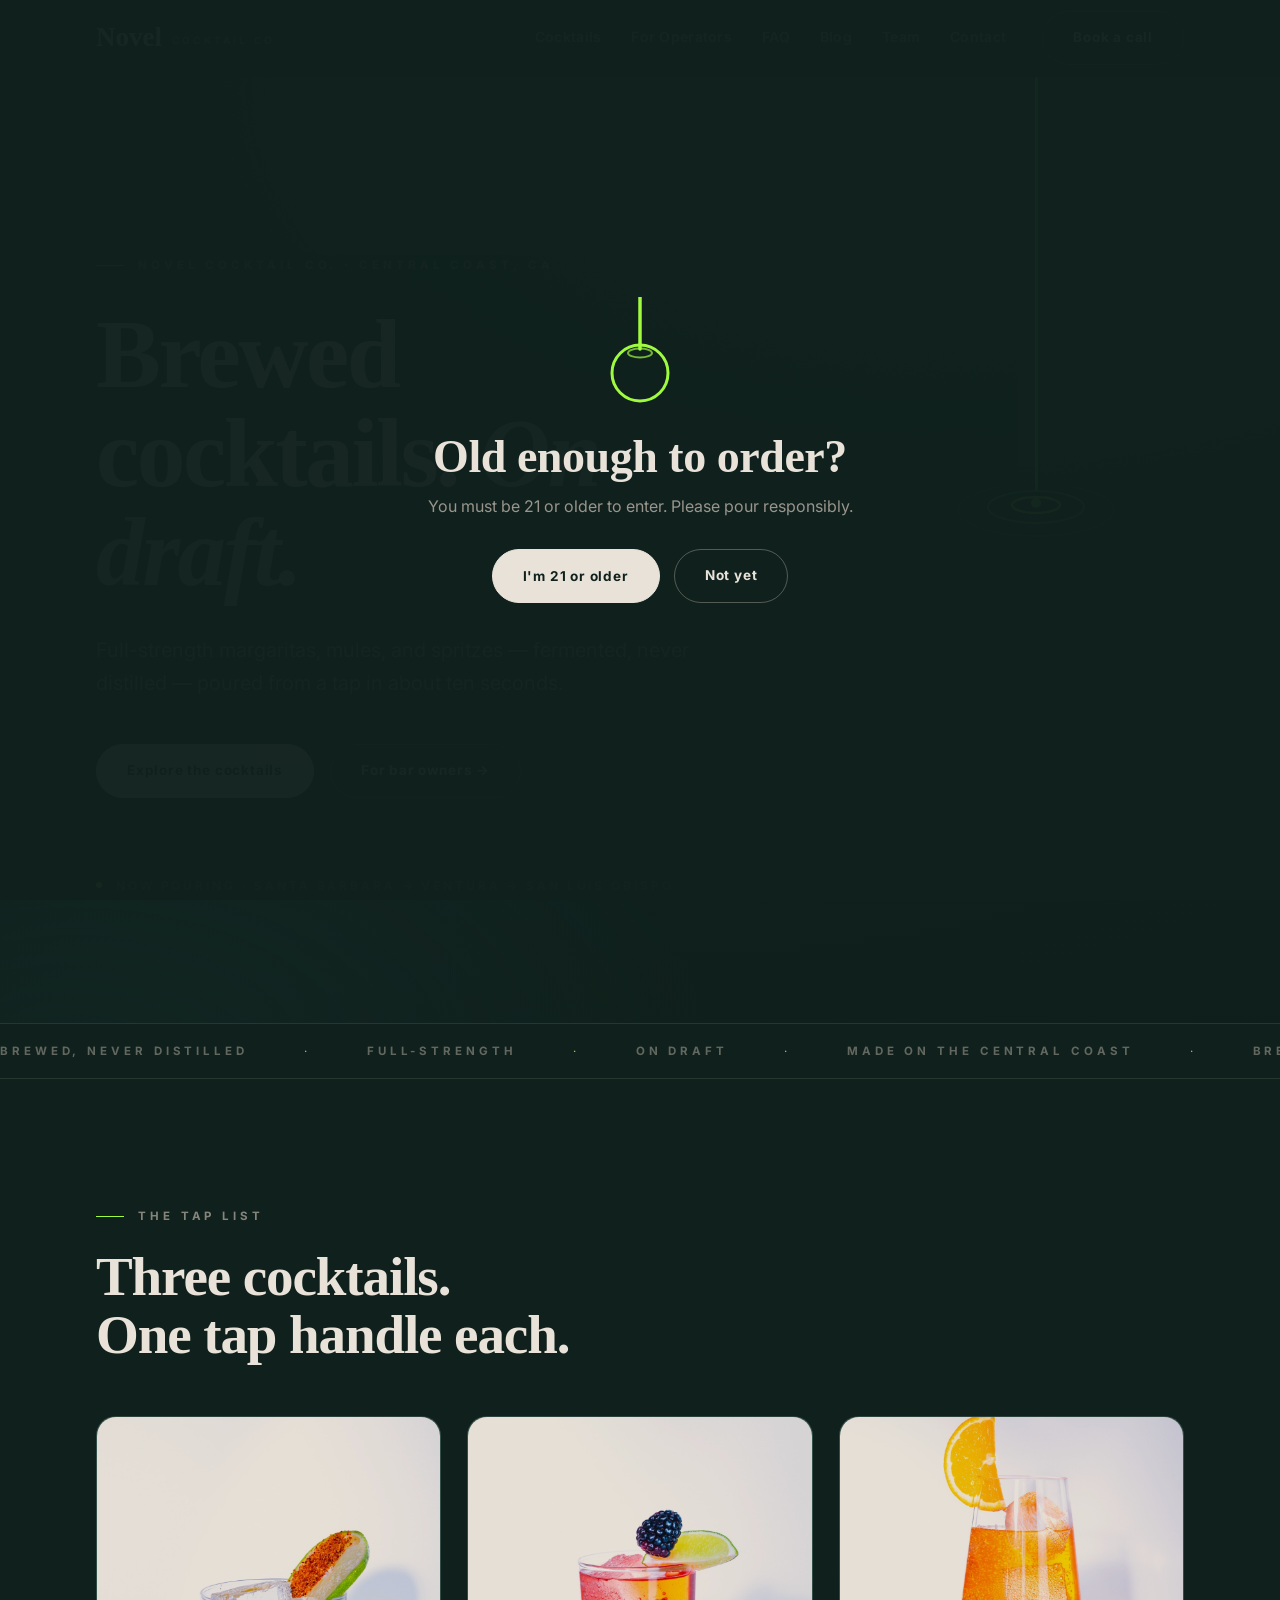
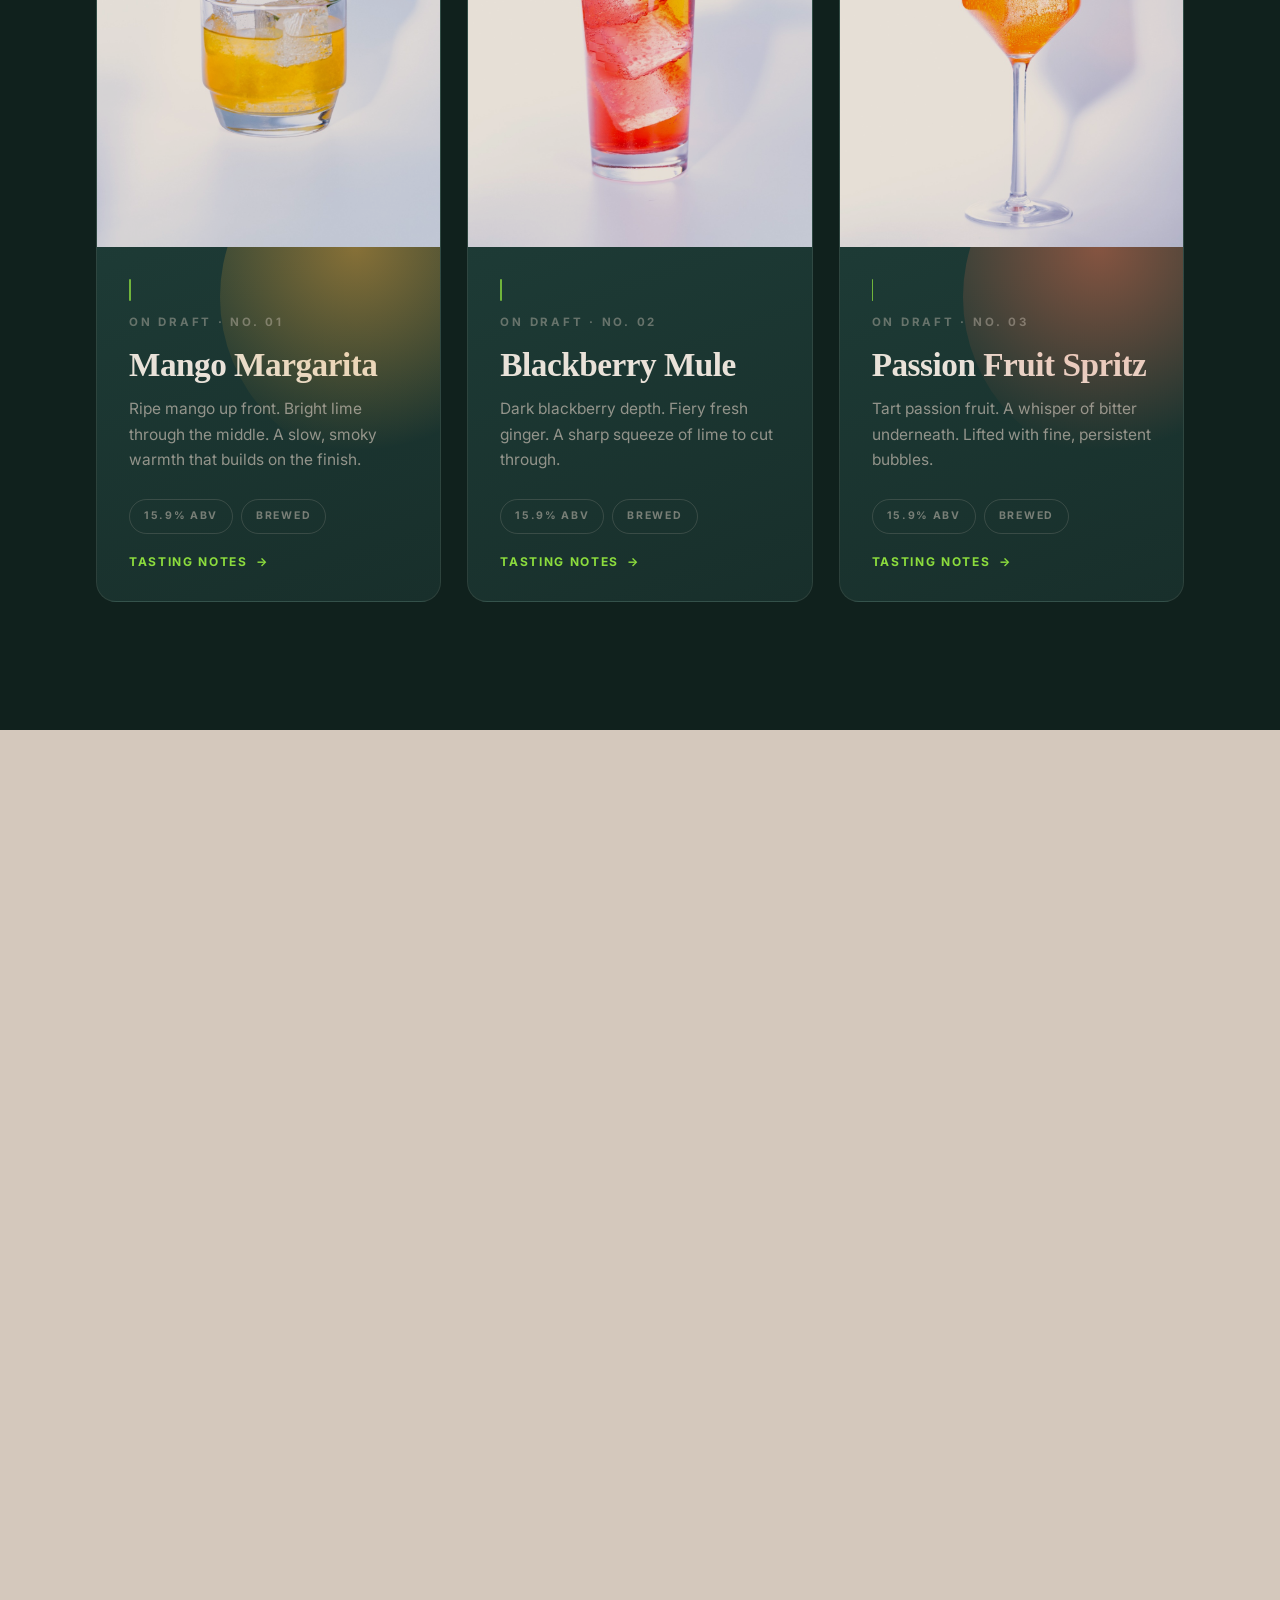
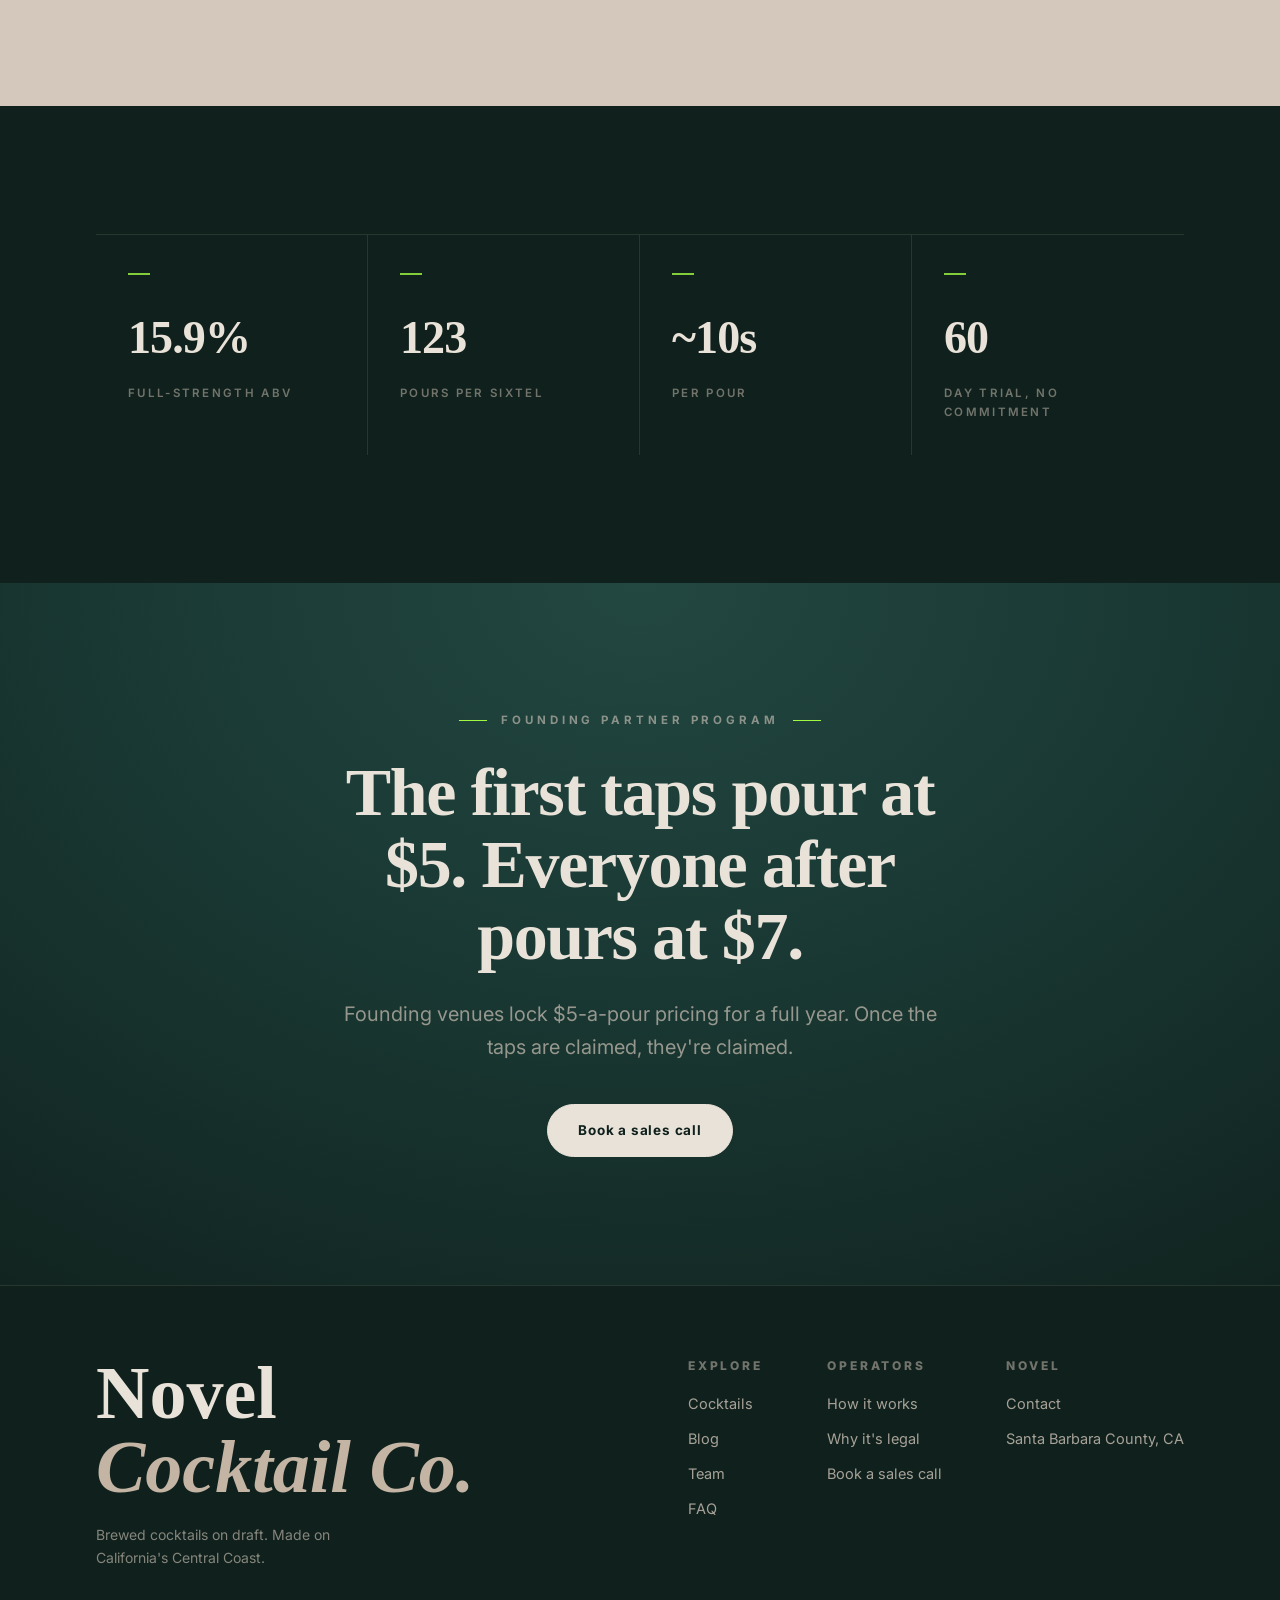
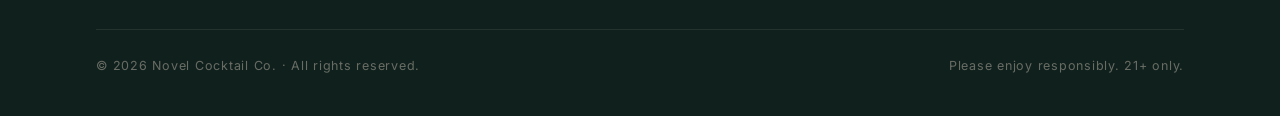
<file: index.html>
<!doctype html>
<html lang="en">
<head>
<meta charset="utf-8">
<meta name="viewport" content="width=device-width, initial-scale=1">
<title>Novel Cocktail Co. — Brewed cocktails. On draft.</title>
<meta name="description" content="Full-strength margaritas, mules, and spritzes — brewed and never distilled, poured from a tap. Made on California's Central Coast.">
<link rel="preconnect" href="https://fonts.googleapis.com">
<link href="https://fonts.googleapis.com/css2?family=Inter:wght@400;500;600;700;800&display=swap" rel="stylesheet">
<link rel="icon" href="data:image/svg+xml,%3Csvg xmlns='http://www.w3.org/2000/svg' viewBox='0 0 64 64'%3E%3Crect width='64' height='64' rx='14' fill='%2310211d'/%3E%3Cline x1='32' y1='6' x2='32' y2='30' stroke='%23a0fa40' stroke-width='4' stroke-linecap='round'/%3E%3Ccircle cx='32' cy='40' r='16' fill='none' stroke='%23a0fa40' stroke-width='4'/%3E%3C/svg%3E">
<link rel="stylesheet" href="site.css">
<link rel="canonical" href="https://drinknovel.com/">
<meta property="og:type" content="website">
<meta property="og:title" content="Novel Cocktail Co. — Brewed cocktails. On draft.">
<meta property="og:description" content="Full-strength margaritas, mules, and spritzes — brewed and never distilled, poured from a tap. Made on California's Central Coast.">
<meta property="og:site_name" content="Novel Cocktail Co.">
<meta name="robots" content="index,follow">
<script type="application/ld+json">
{
  "@context": "https://schema.org",
  "@type": "Organization",
  "name": "Novel Cocktail Co.",
  "url": "https://drinknovel.com/",
  "description": "Novel Cocktail Co. makes full-strength, fermented cocktails poured on draft on California beer & wine (Type 41/42) licenses \u2014 never distilled.",
  "areaServed": ["Santa Barbara County, CA", "Ventura County, CA", "San Luis Obispo County, CA"],
  "address": {"@type": "PostalAddress", "addressRegion": "CA", "addressCountry": "US", "addressLocality": "Santa Barbara County"},
  "founder": [
    {"@type": "Person", "name": "Nico Lehner", "jobTitle": "Cofounder"},
    {"@type": "Person", "name": "Brian Diegnan", "jobTitle": "Cofounder"}
  ]
}
</script>
</head>
<body>
<div class="grain"></div>

<!-- AGE GATE -->
<div class="gate" id="gate">
  <div class="gate-card">
    <svg width="72" height="110" viewBox="0 0 72 110" style="margin:0 auto;display:block">
      <line x1="36" y1="0" x2="36" y2="52" stroke="#a0fa40" stroke-width="3.5" stroke-linecap="round"/>
      <circle cx="36" cy="76" r="28" fill="none" stroke="#a0fa40" stroke-width="3"/>
      <ellipse cx="36" cy="56" rx="12" ry="4.5" fill="none" stroke="#a0fa40" stroke-width="2" opacity=".7"/>
    </svg>
    <h2>Old enough to order?</h2>
    <p>You must be 21 or older to enter. Please pour responsibly.</p>
    <div class="gate-btns">
      <button class="btn solid" onclick="enterSite()">I'm 21 or older</button>
      <a class="btn" href="https://www.responsibility.org">Not yet</a>
    </div>
  </div>
</div>

<script>try{if(localStorage.getItem("novel21ok"))document.getElementById("gate").style.display="none"}catch(e){}</script>
<!-- NAV -->
<nav>
  <div class="nav-in">
    <a class="wordmark" href="index.html"><span class="n">Novel</span><span class="cc">Cocktail Co.</span></a>
    <div class="nav-links" id="navLinks">
      <a href="cocktails.html" data-r="cocktails">Cocktails</a>
      <a href="operators.html" data-r="operators">For Operators</a>
      <a href="faq.html" data-r="faq">FAQ</a>
      <a href="blog.html" data-r="blog">Blog</a>
      <a href="team.html" data-r="team">Team</a>
      <a href="contact.html" data-r="contact">Contact</a>
    </div>
    <a class="btn nav-cta" href="contact.html">Book a call</a>
    <button class="burger" id="burger" aria-label="Menu"><span></span><span></span><span></span></button>
  </div>
</nav>
<div class="mobile-menu" id="mobileMenu">
  <a href="index.html" data-r="home">Home</a>
  <a href="cocktails.html" data-r="cocktails">Cocktails</a>
  <a href="operators.html" data-r="operators">For Operators</a>
  <a href="faq.html" data-r="faq">FAQ</a>
  <a href="blog.html" data-r="blog">Blog</a>
  <a href="team.html" data-r="team">Team</a>
  <a href="contact.html" data-r="contact">Contact</a>
</div>

<main id="app">
  <div class="home">
  <section class="hero"><div class="pour-wrap" style="right:12%;--drop:min(46vh,420px)">
  <div class="pour-line" style="--drop:min(46vh,420px)"></div>
  <svg class="ripples" width="180" height="70" viewBox="-90 -10 180 70">
    <circle cx="0" cy="6" r="5" fill="#a0fa40"/>
    <ellipse cx="0" cy="8" rx="24" ry="8" fill="none" stroke="#a0fa40" stroke-width="2.5" opacity=".9"/>
    <ellipse cx="0" cy="10" rx="48" ry="16" fill="none" stroke="#a0fa40" stroke-width="2" opacity=".5"/>
    <ellipse cx="0" cy="13" rx="78" ry="26" fill="none" stroke="#a0fa40" stroke-width="2" opacity=".22"/>
  </svg></div>
    <div class="wrap">
      <div class="eyebrow rv">Novel Cocktail Co. · Central Coast, CA</div>
      <h1 class="rv" style="margin-top:30px">Brewed cocktails. <em class="pop">On draft.</em></h1>
      <p class="lead rv">Full-strength margaritas, mules, and spritzes — fermented, never distilled — poured from a tap in about ten seconds.</p>
      <div class="hero-ctas rv">
        <a class="btn solid" href="cocktails.html">Explore the cocktails</a>
        <a class="btn" href="operators.html">For bar owners →</a>
      </div>
      <div class="hero-loc rv"><i></i>Now pouring · Santa Barbara → Ventura → San Luis Obispo</div>
    </div>
  </section>

  <div class="ticker" aria-hidden="true"><div class="ticker-track">
    <span>Brewed, never distilled <b>·</b> Full-strength <b>·</b> On draft <b>·</b> Made on the Central Coast <b>·</b></span><span>Brewed, never distilled <b>·</b> Full-strength <b>·</b> On draft <b>·</b> Made on the Central Coast <b>·</b></span><span>Brewed, never distilled <b>·</b> Full-strength <b>·</b> On draft <b>·</b> Made on the Central Coast <b>·</b></span><span>Brewed, never distilled <b>·</b> Full-strength <b>·</b> On draft <b>·</b> Made on the Central Coast <b>·</b></span>
  </div></div>

  <section class="section-pad">
    <div class="wrap">
      <div class="eyebrow rv">The tap list</div>
      <h2 class="rv sec-h">Three cocktails.<br>One tap handle each.</h2>
      <div class="grid3">
        
        <article class="card c-mango rv">
          <div class="shot"><img src="images/mango-margarita.jpg" alt="Mango Margarita, poured on draft" loading="lazy" style="object-position:center 52%" onerror="this.closest('.card').classList.add('no-shot')"></div>
          <div class="card-body">
            <div class="coupe-mini"></div>
            <div class="no">On draft · No. 01</div>
            <h3>Mango Margarita</h3>
            <p>Ripe mango up front. Bright lime through the middle. A slow, smoky warmth that builds on the finish.</p>
            <div class="chiprow"><span class="chip">15.9% ABV</span><span class="chip">Brewed</span></div>
            <a class="cardlink" href="cocktails.html">Tasting notes</a>
          </div>
        </article>
        <article class="card c-blackberry rv">
          <div class="shot"><img src="images/blackberry-mule.jpg" alt="Blackberry Mule, poured on draft" loading="lazy" style="object-position:center 50%" onerror="this.closest('.card').classList.add('no-shot')"></div>
          <div class="card-body">
            <div class="coupe-mini"></div>
            <div class="no">On draft · No. 02</div>
            <h3>Blackberry Mule</h3>
            <p>Dark blackberry depth. Fiery fresh ginger. A sharp squeeze of lime to cut through.</p>
            <div class="chiprow"><span class="chip">15.9% ABV</span><span class="chip">Brewed</span></div>
            <a class="cardlink" href="cocktails.html">Tasting notes</a>
          </div>
        </article>
        <article class="card c-passion rv">
          <div class="shot"><img src="images/passion-fruit-spritz.jpg" alt="Passion Fruit Spritz, poured on draft" loading="lazy" style="object-position:center 43%" onerror="this.closest('.card').classList.add('no-shot')"></div>
          <div class="card-body">
            <div class="coupe-mini"></div>
            <div class="no">On draft · No. 03</div>
            <h3>Passion Fruit Spritz</h3>
            <p>Tart passion fruit. A whisper of bitter underneath. Lifted with fine, persistent bubbles.</p>
            <div class="chiprow"><span class="chip">15.9% ABV</span><span class="chip">Brewed</span></div>
            <a class="cardlink" href="cocktails.html">Tasting notes</a>
          </div>
        </article>
      </div>
    </div>
  </section>

  <section class="section-pad on-stone">
    <div class="wrap split">
      <div>
        <div class="eyebrow rv">Why we exist</div>
        <h2 class="rv" style="margin-top:20px">Legally, it's brewed. On the menu, it's a <em style="color:var(--forest)">margarita.</em></h2>
        <p class="lead rv">California classifies alcohol by how it's made, not how it tastes. Novel is fermented — never distilled — so it pours on the beer &amp; wine license you already hold. Full cocktail menu. Zero license changes.</p>
        <a class="btn ink solid rv" href="operators.html">See how the program works</a>
      </div>
      <div class="shot-trio rv">
        <img src="images/trio.jpg" alt="The three Novel cocktails — Mango Margarita, Passion Fruit Spritz, and Blackberry Mule" loading="lazy" onerror="this.closest('.shot-trio').classList.add('no-shot')">
        <div class="coupe fallback"><svg viewBox="0 0 460 560" width="460" xmlns="http://www.w3.org/2000/svg" overflow="visible">
    <line x1="230" y1="0" x2="230" y2="188" stroke="#10211d" stroke-width="5" stroke-linecap="round" opacity=".85"/>
    <circle cx="230" cy="340" r="190" fill="url(#g22453f)"/>
    <circle cx="230" cy="340" r="190" fill="none" stroke="#10211d22" stroke-width="2"/>
    <ellipse cx="230" cy="205" rx="26" ry="9" fill="none" stroke="#10211d" stroke-width="2.5" opacity=".85"/>
    <ellipse cx="230" cy="208" rx="52" ry="17" fill="none" stroke="#10211d" stroke-width="2" opacity=".45"/>
    <ellipse cx="230" cy="212" rx="84" ry="27" fill="none" stroke="#10211d" stroke-width="2" opacity=".2"/>
    <defs><radialGradient id="g22453f" cx="38%" cy="30%" r="75%">
      <stop offset="0%" stop-color="#22453f"/><stop offset="100%" stop-color="#22453f" stop-opacity=".78"/>
    </radialGradient></defs></svg></div>
      </div>
    </div>
  </section>

  <section class="section-pad">
    <div class="wrap">
      <div class="stats">
        <div class="stat rv"><div class="v">15.9%</div><div class="l">Full-strength ABV</div></div>
        <div class="stat rv"><div class="v">123</div><div class="l">Pours per sixtel</div></div>
        <div class="stat rv"><div class="v">~10s</div><div class="l">Per pour</div></div>
        <div class="stat rv"><div class="v">60</div><div class="l">Day trial, no commitment</div></div>
      </div>
    </div>
  </section>

  <section class="section-pad cta-band">
    <div class="wrap">
      <div class="eyebrow center rv">Founding partner program</div>
      <h2 class="rv" style="margin-top:26px">The first taps pour at $5. Everyone after pours at $7.</h2>
      <p class="lead rv">Founding venues lock $5-a-pour pricing for a full year. Once the taps are claimed, they're claimed.</p>
      <a class="btn solid rv" href="contact.html">Book a sales call</a>
    </div>
  </section>
  </div>
</main>

<!-- FOOTER -->
<footer>
  <div class="wrap">
    <div class="foot-top">
      <div>
        <div class="foot-word">Novel<br><em>Cocktail Co.</em></div>
        <p style="margin-top:20px;font-size:14px;color:#d4c8bc99;max-width:34ch">Brewed cocktails on draft. Made on California's Central Coast.</p>
      </div>
      <div class="foot-links">
        <div><b>Explore</b><a href="cocktails.html">Cocktails</a><a href="blog.html">Blog</a><a href="team.html">Team</a><a href="faq.html">FAQ</a></div>
        <div><b>Operators</b><a href="operators.html">How it works</a><a href="operators.html">Why it's legal</a><a href="contact.html">Book a sales call</a></div>
        <div><b>Novel</b><a href="contact.html">Contact</a><a href="index.html">Santa Barbara County, CA</a></div>
      </div>
    </div>
    <div class="foot-base">
      <span>© 2026 Novel Cocktail Co. · All rights reserved.</span>
      <span>Please enjoy responsibly. 21+ only.</span>
    </div>
  </div>
</footer>

<script src="site.js"></script>
<script>
/* ============ SHARED SVG ============ */
function coupeSVG(tint, opts={}){
  const w = opts.w || 460;
  return `<svg viewBox="0 0 460 560" width="${w}" xmlns="http://www.w3.org/2000/svg" overflow="visible">
    <line x1="230" y1="0" x2="230" y2="188" stroke="#10211d" stroke-width="5" stroke-linecap="round" opacity=".85"/>
    <circle cx="230" cy="340" r="190" fill="url(#g${tint.slice(1)})"/>
    <circle cx="230" cy="340" r="190" fill="none" stroke="#10211d22" stroke-width="2"/>
    <ellipse cx="230" cy="205" rx="26" ry="9" fill="none" stroke="#10211d" stroke-width="2.5" opacity=".85"/>
    <ellipse cx="230" cy="208" rx="52" ry="17" fill="none" stroke="#10211d" stroke-width="2" opacity=".45"/>
    <ellipse cx="230" cy="212" rx="84" ry="27" fill="none" stroke="#10211d" stroke-width="2" opacity=".2"/>
    <defs><radialGradient id="g${tint.slice(1)}" cx="38%" cy="30%" r="75%">
      <stop offset="0%" stop-color="${tint}"/><stop offset="100%" stop-color="${tint}" stop-opacity=".78"/>
    </radialGradient></defs></svg>`;
}
const pourHero = `<div class="pour-wrap" style="right:12%;--drop:min(46vh,420px)">
  <div class="pour-line" style="--drop:min(46vh,420px)"></div>
  <svg class="ripples" width="180" height="70" viewBox="-90 -10 180 70">
    <circle cx="0" cy="6" r="5" fill="#a0fa40"/>
    <ellipse cx="0" cy="8" rx="24" ry="8" fill="none" stroke="#a0fa40" stroke-width="2.5" opacity=".9"/>
    <ellipse cx="0" cy="10" rx="48" ry="16" fill="none" stroke="#a0fa40" stroke-width="2" opacity=".5"/>
    <ellipse cx="0" cy="13" rx="78" ry="26" fill="none" stroke="#a0fa40" stroke-width="2" opacity=".22"/>
  </svg></div>`;

/* ============ PAGE TEMPLATES ============ */
const cocktails = [
 {slug:"mango-margarita",no:"01",name:"Mango Margarita",tint:"#f2a93b",img:"images/mango-margarita.jpg",pos:"52%",
  notes:"Ripe mango up front. Bright lime through the middle. A slow, smoky warmth that builds on the finish.",
  serve:"Tajín-style rim, dehydrated lime wheel",pair:"Tacos al pastor, wood-fired pizza, anything off the grill"},
 {slug:"blackberry-mule",no:"02",name:"Blackberry Mule",tint:"#8a5480",img:"images/blackberry-mule.jpg",pos:"50%",
  notes:"Dark blackberry depth. Fiery fresh ginger. A sharp squeeze of lime to cut through.",
  serve:"Tall over ice, mint sprig and skewered blackberries",pair:"Burgers, Korean BBQ, salty bar snacks"},
 {slug:"passion-fruit-spritz",no:"03",name:"Passion Fruit Spritz",tint:"#f0714f",img:"images/passion-fruit-spritz.jpg",pos:"43%",
  notes:"Tart passion fruit. A whisper of bitter underneath. Lifted with fine, persistent bubbles.",
  serve:"Large-format wine glass, orange half-moon",pair:"Oysters, ceviche, patio afternoons"}
];

function homePage(){
  return `
  <div class="home">
  <section class="hero">${pourHero}
    <div class="wrap">
      <div class="eyebrow rv">Novel Cocktail Co. · Central Coast, CA</div>
      <h1 class="rv" style="margin-top:30px">Brewed cocktails. <em class="pop">On draft.</em></h1>
      <p class="lead rv">Full-strength margaritas, mules, and spritzes — fermented, never distilled — poured from a tap in about ten seconds.</p>
      <div class="hero-ctas rv">
        <a class="btn solid" href="cocktails.html">Explore the cocktails</a>
        <a class="btn" href="operators.html">For bar owners →</a>
      </div>
      <div class="hero-loc rv"><i></i>Now pouring · Santa Barbara → Ventura → San Luis Obispo</div>
    </div>
  </section>

  <div class="ticker" aria-hidden="true"><div class="ticker-track">
    ${'<span>Brewed, never distilled <b>·</b> Full-strength <b>·</b> On draft <b>·</b> Made on the Central Coast <b>·</b></span>'.repeat(4)}
  </div></div>

  <section class="section-pad">
    <div class="wrap">
      <div class="eyebrow rv">The tap list</div>
      <h2 class="rv sec-h">Three cocktails.<br>One tap handle each.</h2>
      <div class="grid3">
        ${cocktails.map(c=>`
        <article class="card c-${c.slug.split('-')[0]} rv">
          <div class="shot"><img src="${c.img}" alt="${c.name}, poured on draft" loading="lazy" style="object-position:center ${c.pos}" onerror="this.closest('.card').classList.add('no-shot')"></div>
          <div class="card-body">
            <div class="coupe-mini"></div>
            <div class="no">On draft · No. ${c.no}</div>
            <h3>${c.name}</h3>
            <p>${c.notes}</p>
            <div class="chiprow"><span class="chip">15.9% ABV</span><span class="chip">Brewed</span></div>
            <a class="cardlink" href="cocktails.html">Tasting notes</a>
          </div>
        </article>`).join("")}
      </div>
    </div>
  </section>

  <section class="section-pad on-stone">
    <div class="wrap split">
      <div>
        <div class="eyebrow rv">Why we exist</div>
        <h2 class="rv" style="margin-top:20px">Legally, it's brewed. On the menu, it's a <em style="color:var(--forest)">margarita.</em></h2>
        <p class="lead rv">California classifies alcohol by how it's made, not how it tastes. Novel is fermented — never distilled — so it pours on the beer &amp; wine license you already hold. Full cocktail menu. Zero license changes.</p>
        <a class="btn ink solid rv" href="operators.html">See how the program works</a>
      </div>
      <div class="shot-trio rv">
        <img src="images/trio.jpg" alt="The three Novel cocktails — Mango Margarita, Passion Fruit Spritz, and Blackberry Mule" loading="lazy" onerror="this.closest('.shot-trio').classList.add('no-shot')">
        <div class="coupe fallback">${coupeSVG("#22453f")}</div>
      </div>
    </div>
  </section>

  <section class="section-pad">
    <div class="wrap">
      <div class="stats">
        <div class="stat rv"><div class="v">15.9%</div><div class="l">Full-strength ABV</div></div>
        <div class="stat rv"><div class="v">123</div><div class="l">Pours per sixtel</div></div>
        <div class="stat rv"><div class="v">~10s</div><div class="l">Per pour</div></div>
        <div class="stat rv"><div class="v">60</div><div class="l">Day trial, no commitment</div></div>
      </div>
    </div>
  </section>

  <section class="section-pad cta-band">
    <div class="wrap">
      <div class="eyebrow center rv">Founding partner program</div>
      <h2 class="rv" style="margin-top:26px">The first taps pour at $5. Everyone after pours at $7.</h2>
      <p class="lead rv">Founding venues lock $5-a-pour pricing for a full year. Once the taps are claimed, they're claimed.</p>
      <a class="btn solid rv" href="contact.html">Book a sales call</a>
    </div>
  </section>
  </div>`;
}

function cocktailsPage(){
  return `
  <section class="section-pad" style="padding-bottom:0">
    <div class="wrap">
      <div class="eyebrow rv">The tap list</div>
      <h1 class="rv" style="font-size:clamp(44px,6vw,80px);margin:22px 0 18px">Built like cocktails.<br>Never <em class="pop">distilled.</em></h1>
      <p class="lead rv">Every Novel cocktail starts from a clean fermented base, blended with real fruit and botanicals to full cocktail strength — 15.9% ABV, poured on draft.</p>
    </div>
  </section>
  <section class="on-stone" style="margin-top:70px">
    <div class="wrap">
      ${cocktails.map((c,i)=>`
      <div class="feature rv" style="border-color:#1a393426;${i%2?'direction:rtl':''}">
        <div class="shot-feature" style="direction:ltr">
          <img src="${c.img}" alt="${c.name}, poured on draft" loading="lazy" onerror="this.closest('.shot-feature').classList.add('no-shot')">
          <div class="coupe fallback">${coupeSVG(c.tint)}</div>
        </div>
        <div style="direction:ltr">
          <div class="eyebrow">On draft · No. ${c.no}</div>
          <h2 style="margin-top:16px">${c.name}</h2>
          <p class="notes">${c.notes}</p>
          <div class="spec-table" style="border-color:#1a3934">
            <div style="border-color:#1a393426">Strength</div><div style="border-color:#1a393426">15.9% ABV — full cocktail strength</div>
            <div style="border-color:#1a393426">Base</div><div style="border-color:#1a393426">Fermented · never distilled</div>
            <div style="border-color:#1a393426">Serve</div><div style="border-color:#1a393426">${c.serve}</div>
            <div style="border-color:#1a393426">Pairs with</div><div style="border-color:#1a393426">${c.pair}</div>
            <div style="border-color:#1a393426">Format</div><div style="border-color:#1a393426">Sixtel keg · ~123 pours</div>
          </div>
        </div>
      </div>`).join("")}
    </div>
  </section>
  <section class="section-pad" style="text-align:center">
    <div class="wrap">
      <h2 class="rv" style="font-size:clamp(32px,4vw,50px);max-width:22ch;margin:0 auto 30px">Want to taste them where they belong — on tap?</h2>
      <a class="btn solid rv" href="contact.html">Find or become a pouring venue</a>
    </div>
  </section>`;
}

function operatorsPage(){
  return `
  <section class="hero" style="padding-bottom:clamp(60px,8vw,100px)">${pourHero}
    <div class="wrap">
      <div class="eyebrow rv">For bar &amp; restaurant operators</div>
      <h1 class="rv" style="font-size:clamp(42px,5.8vw,78px);max-width:16ch;margin-top:26px">Your beer &amp; wine license can pour a full <em class="pop">cocktail menu.</em></h1>
      <p class="lead rv">Novel puts full-strength margaritas, mules, and spritzes on your existing Type 41 or Type 42 license — no upgrade, no spirits, no legal gray area.</p>
      <div class="hero-ctas rv"><a class="btn solid" href="contact.html">Book a sales call</a><a class="btn" href="faq.html">Read the FAQ</a></div>
    </div>
  </section>

  <section class="section-pad on-forest">
    <div class="wrap legal-cols">
      <div class="rv">
        <div class="eyebrow">Why it's legal</div>
        <h3 style="margin-top:16px">California classifies by process, not by taste.</h3>
        <p>Under California law, what separates a fermented beverage from a distilled spirit is how the alcohol is produced — not what the finished drink tastes like. Distillation makes a spirit. Fermentation does not.</p>
        <p>Every Novel cocktail is built on a fermented base with natural flavors. Nothing in the keg has ever touched a still. That keeps every pour squarely inside what your Type 41 or Type 42 license already authorizes you to sell.</p>
      </div>
      <div class="rv">
        <div class="eyebrow">What that means at the bar</div>
        <h3 style="margin-top:16px">Cocktail revenue without the Type 47.</h3>
        <p>A full-liquor license upgrade can cost six figures on the open market — when one is even available in your county. Novel skips the entire problem: you pour cocktail-strength drinks at 15.9% ABV, priced like cocktails, on the license you already hold.</p>
        <!-- TODO (Nico): restore a producer-licensing sentence here once counsel confirms the correct licence for the malt base. The old line claimed "a licensed California wine blender", which is no longer accurate. -->
        <p>We provide every account with full product and compliance documentation during onboarding, so your team can answer any question with confidence.</p>
      </div>
    </div>
  </section>

  <section class="section-pad on-stone">
    <div class="wrap">
      <div class="eyebrow rv">The program</div>
      <h2 class="rv" style="font-size:clamp(34px,4.4vw,54px);margin:18px 0 46px">Two ways to start. Both begin with a free 60-day trial.</h2>
      <div class="opt-grid">
        <div class="opt rv" style="background:var(--ink);color:var(--stone-soft)">
          <span class="tag" style="background:var(--stone-soft);color:var(--ink)">Option 1 · You have draft lines</span>
          <h3>Plug into your existing system</h3>
          <p style="color:#d4c8bcc4">Already pouring draft? Novel drops straight into an open line.</p>
          <ul style="color:#e9e2d9">
            <li style="border-color:#d4c8bc26">Smart keg scales included, installed free</li>
            <li style="border-color:#d4c8bc26">No monthly minimums — ever</li>
            <li style="border-color:#d4c8bc26">Pay only for what pours, tracked automatically</li>
            <li style="border-color:#d4c8bc26">Billing syncs with Toast and Square</li>
          </ul>
        </div>
        <div class="opt rv" style="background:#fffefc;color:var(--ink);border:1.5px solid #1a393426">
          <span class="tag" style="background:var(--ink);color:var(--stone-soft)">Option 2 · You don't — yet</span>
          <h3>We bring the tap system</h3>
          <p style="color:#1a3934c4">No draft lines? Our compact Tabletop Tap System (a ~$5,000 setup) comes to you.</p>
          <ul style="color:var(--ink)">
            <li style="border-color:#1a393420">Equipment fully covered during your 60-day trial</li>
            <li style="border-color:#1a393420">After the trial, the monthly lease is waived at a 3-keg minimum</li>
            <li style="border-color:#1a393420">Pour less? You're only charged the proportional difference</li>
            <li style="border-color:#1a393420">Own the equipment outright after 24 qualifying months</li>
          </ul>
        </div>
      </div>

      <div style="margin-top:80px">
        <div class="eyebrow rv">From first call to first pour</div>
        <div class="steps" style="margin-top:34px">
          <div class="step rv"><h4>Taste it</h4><p>A private tasting at your bar or ours. Bring your team — the pour sells itself.</p></div>
          <div class="step rv"><h4>Tap it</h4><p>We install, calibrate the smart scales, and train your staff. Most setups take under an hour.</p></div>
          <div class="step rv"><h4>Trial it</h4><p>60 days, no commitment, no minimums. See what draft cocktails do to your check averages.</p></div>
          <div class="step rv"><h4>Pour on</h4><p>Keep the taps flowing. Founding partners lock $5-a-pour pricing for their entire first year.</p></div>
        </div>
      </div>

      <div style="margin-top:80px">
        <div class="math-band rv">
          <div><div class="v">$5</div><div class="l">Your founding cost per pour</div></div>
          <div><div class="v">$12–14</div><div class="l">Typical cocktail menu price</div></div>
          <div><div class="v">123</div><div class="l">Pours in every sixtel</div></div>
        </div>
        <p class="fineprint rv">Illustrative figures only. Menu pricing, pour counts, and margins vary by venue and are always yours to set — nothing here is a guarantee of results.</p>
      </div>
    </div>
  </section>

  <section class="section-pad cta-band">
    <div class="wrap">
      <h2 class="rv">The margarita your license said you couldn't pour.</h2>
      <p class="lead rv">Fifteen minutes with our team is all it takes to see if your venue qualifies.</p>
      <a class="btn solid rv" href="contact.html">Book a sales call</a>
    </div>
  </section>`;
}

const faqs = [
 ["For operators",[
  ["Is this really legal on a Type 41 or 42 license?","Yes. California distinguishes fermented beverages from distilled spirits by production method — fermentation versus distillation — not by flavor or format. Novel is fermented with natural flavors and never distilled, so it falls within what your beer & wine license already authorizes. We provide compliance documentation to every account during onboarding."],
  ["Is it actually full cocktail strength?","Yes — 15.9% ABV, in line with a typical stirred or shaken cocktail. This isn't a low-proof compromise; it's the real thing, made a different way."],
  ["What does the 60-day trial involve?","We install the equipment, train your team, and you pour for 60 days with no commitment and no minimums. If it's not moving the needle, we pick everything up and part as friends."],
  ["What if I don't have draft lines?","That's Option 2: our compact Tabletop Tap System — roughly a $5,000 setup — installed at no cost for your trial. Afterward, the monthly lease is fully waived whenever you hit a 3-keg minimum, and you only pay the proportional difference in slower months. After 24 qualifying months, the equipment is yours."],
  ["How does billing work?","Smart scales under every keg track pours in real time, and billing syncs with Toast and Square. You pay for what actually pours — no counting inventory, no surprises."],
  ["I already have a full spirits license. Why would I want this?","Speed and consistency. A perfect cocktail in ten seconds with zero bartender variance means faster service during rushes and cocktail margins from staff who don't need cocktail training. Several full-bar and event venues use Novel exactly this way."],
  ["Who maintains the equipment?","We do. Line cleaning, scale calibration, and any hardware issues are on us for as long as we're pouring together."],
  ["Where do you deliver?","Santa Barbara, Ventura, and San Luis Obispo counties today, with Los Angeles next. If you're outside the area, get in touch anyway — the route map is growing."]]],
 ["For drinkers",[
  ["What does it actually taste like?","Like the cocktail, and nothing else — that's the point. The fermented base is deliberately clean and neutral, so what comes through is ripe mango and smoke, blackberry and ginger, passion fruit and bubbles."],
  ["What's actually in it?","A clean fermented base, real fruit, and natural botanicals — nothing distilled, nothing artificial doing the heavy lifting. Venues receive full product documentation, so ask your bartender anytime."],
  ["Where can I try it?","On tap at select Central Coast venues now. Follow along on the blog for new tap announcements — or ask your favorite local spot to reach out to us."]]]
];

function faqPage(){
  return `
  <section class="section-pad">
    <div class="wrap" style="max-width:860px">
      <div class="eyebrow rv">Questions, answered</div>
      <h1 class="rv" style="font-size:clamp(44px,6vw,76px);margin:22px 0 14px">Fair <em class="pop">questions.</em></h1>
      <p class="lead rv">The ones every operator asks on the first call — and a few from the other side of the bar.</p>
      ${faqs.map(([cat,items])=>`
        <div class="faq-cat rv">${cat}</div>
        ${items.map(([q,a])=>`
        <div class="faq-item rv">
          <button class="faq-q" aria-expanded="false">${q}</button>
          <div class="faq-a"><p>${a}</p></div>
        </div>`).join("")}`).join("")}
      <div class="rv" style="margin-top:60px;padding:40px;border:1.5px solid #d4c8bc26;border-radius:20px;text-align:center">
        <h3 style="font-size:26px;margin-bottom:10px">Still curious?</h3>
        <p style="color:#d4c8bcb3;margin-bottom:24px">Fifteen minutes with our team beats an hour of reading.</p>
        <a class="btn solid" href="contact.html">Book a call</a>
      </div>
    </div>
  </section>`;
}

const posts = [
 {href:"blog/legally-not-a-spirit.html",cat:"Operators",title:"Legally, it's not a spirit. Here's the whole story.",dek:"How a fermentation-first approach lets beer & wine venues pour full-strength cocktails — without touching their license.",date:"July 2026",read:"4 min",featured:true},
 {href:"blog/type-41-vs-type-42-license.html",cat:"Operators",title:"Type 41 vs. Type 42 License: What's the Difference?",dek:"A plain-English breakdown of California's two beer & wine license types — what each requires, and what you're actually allowed to pour.",date:"August 2026",read:"6 min"},
 {href:"blog/cocktails-on-beer-wine-license.html",cat:"Operators",title:"Can You Serve Cocktails on a Beer & Wine License?",dek:"Short answer: yes. The catch isn't the license — it's how the drink is made.",date:"August 2026",read:"5 min"},
 {href:"blog/how-to-get-type-41-42-license.html",cat:"Operators",title:"How to Get a Type 41 or Type 42 License in California",dek:"The application process, the realistic timeline, and what actually drives the cost.",date:"August 2026",read:"7 min"},
 {cat:"The Pour",title:"How we built a margarita without a still",dek:"Ripe mango, bright lime, slow smoke — the flavor architecture behind tap handle No. 01.",date:"Coming soon",read:""},
 {cat:"Field Notes",title:"The Central Coast tap takeover begins",dek:"Dispatches from our first pouring venues between Santa Barbara and San Luis Obispo.",date:"Coming soon",read:""},
 {cat:"Operators",title:"123 pours, zero guesswork",dek:"Inside the smart-scale system that tracks every ounce and bills only for what pours.",date:"Coming soon",read:""},
 {cat:"The Pour",title:"Why draft is the best thing to happen to cocktails",dek:"Consistency, speed, and a ten-second pour: the case for putting the shaker down.",date:"Coming soon",read:""},
 {cat:"Field Notes",title:"What we learned pouring for 30 operators in one night",dek:"Notes from our launch tasting — what surprised people, and what sold them.",date:"Coming soon",read:""}
];

function blogPage(){
  return `
  <section class="section-pad">
    <div class="wrap">
      <div class="eyebrow rv">The Novel blog</div>
      <h1 class="rv" style="font-size:clamp(44px,6vw,76px);margin:22px 0 14px">Notes from the <em class="pop">tap line.</em></h1>
      <p class="lead rv" style="margin-bottom:56px">Flavor, field notes, and the occasional bit of California liquor law — written by the people making the pours.</p>
      <div class="blog-grid">
        ${posts.map(p=>p.href
          ? `<a class="post${p.featured?' featured':''} rv" href="${p.href}"><span class="cat">${p.cat}${p.featured?' · Featured':''}</span><h3>${p.title}</h3><p>${p.dek}</p><span class="meta"><span>${p.date}</span><span>${p.read} read</span></span></a>`
          : `<div class="post soon rv"><span class="cat">${p.cat}</span><h3>${p.title}</h3><p>${p.dek}</p><span class="meta"><span>${p.date}</span></span></div>`).join("")}
      </div>
    </div>
  </section>`;
}

function articlePage(){
  return `
  <section class="section-pad">
    <div class="wrap article">
      <a class="backlink rv" href="blog.html">← All posts</a>
      <div class="eyebrow rv" style="margin-top:30px">Operators · July 2026 · 4 min read</div>
      <h1 class="rv">Legally, it's not a spirit. Here's the whole story.</h1>
      <div class="body">
        <p class="rv">Walk into most neighborhood restaurants in California and you'll find the same quiet ceiling on the menu: beer, wine, maybe something low-proof that tastes like an apology. The reason isn't taste — it's the license. A Type 41 or Type 42 permit covers beer and wine, and a full-liquor Type 47 is expensive, scarce, and in many counties simply not available at any price.</p>
        <p class="rv"><strong>But California doesn't define alcohol by how it tastes. It defines it by how it's made.</strong> Distillation produces a spirit. Fermentation does not. That single distinction — process, not flavor — is the entire foundation Novel is built on.</p>
        <p class="rv">Every Novel cocktail begins as a clean, neutral fermented base. From there we build the drink the way a bar program would — real fruit, natural botanicals, balanced acid — up to a full 15.9% ABV. What comes out of the tap drinks exactly like a cocktail. What sits in the keg has never been anywhere near a still.</p>
        <p class="rv">For an operator, that changes the math completely. The cocktail menu you thought required a six-figure license upgrade turns out to fit inside the license hanging on your wall right now. No new permits, no spirits on premises, no gray area — just a new tap handle and a category of revenue that used to belong exclusively to full bars.</p>
        <p class="rv">And because it pours from a draft line, you get something even a full bar struggles with: a perfect, identical cocktail in about ten seconds, from any staff member on shift, 123 times per sixtel.</p>
        <p class="rv">We share full product and compliance documentation with every account during onboarding, so your team is never guessing. If you run a beer &amp; wine venue on the Central Coast and want to see the pour in person, that's exactly what our tastings are for.</p>
      </div>
      <div class="rv" style="margin-top:50px"><a class="btn solid" href="contact.html">Book a sales call</a></div>
    </div>
  </section>`;
}

const team = [
 {name:"Nico Lehner",role:"Cofounder",initials:"NL",tint:"#f2a93b",
  bio:"Nico founded Novel around a single insight hiding in plain sight in California's liquor code — that fermentation, not flavor, decides what a license can pour. He leads product, partnerships, and the company's Central Coast–first expansion, and spends most weeks somewhere between a keg room and a tasting with the next founding venue."},
 {name:"Brian Diegnan",role:"Cofounder",initials:"BD",tint:"#d4c8bc",
  bio:"Brian is Novel's steadying force — an owner and advisor who pressure-tests every deal, partnership, and expansion decision before it ships. He keeps the company honest on strategy and operations, and makes sure the business behind the pour is as sound as the pour itself."},
 {name:"Holden Dannelly",role:"Head Mixologist",initials:"HD",tint:"#f0714f",
  bio:"Holden is the architect of the tap list. His craft is translation: taking cocktails people already love and rebuilding them, flavor by flavor, on a fermented base at full strength. Every note you taste in a Novel pour — the smoke, the ginger heat, the bitter whisper — got there through his bench."}
];

function teamPage(){
  return `
  <section class="section-pad">
    <div class="wrap">
      <div class="eyebrow rv">The people behind the pour</div>
      <h1 class="rv" style="font-size:clamp(44px,6vw,76px);margin:22px 0 14px">Small team. <em class="pop">Strong pour.</em></h1>
      <p class="lead rv" style="margin-bottom:56px">Three people, one tap handle at a time, building the Central Coast's new favorite round.</p>
      <div class="team-grid">
        ${team.map(m=>`
        <article class="member rv">
          <div class="portrait" style="background:var(--forest)">
            <div class="pline"></div>
            <div class="ring" style="background:radial-gradient(circle at 38% 32%,${m.tint},${m.tint}c9)">${m.initials}</div>
          </div>
          <div class="info">
            <h3>${m.name}</h3>
            <div class="role">${m.role}</div>
            <p>${m.bio}</p>
          </div>
        </article>`).join("")}
      </div>
      <div class="rv" style="margin-top:70px;text-align:center">
        <p class="lead" style="margin:0 auto 26px">Want these three at your bar with a keg and a story?</p>
        <a class="btn solid" href="contact.html">Set up a tasting</a>
      </div>
    </div>
  </section>`;
}

function contactPage(){
  return `
  <section class="section-pad on-stone">
    <div class="wrap contact-grid">
      <div>
        <div class="eyebrow rv">Contact</div>
        <h1 class="rv" style="font-size:clamp(40px,5.4vw,66px);margin:22px 0 18px">Let's put a tap handle on it.</h1>
        <p class="lead rv" style="color:#1a3934d9">Operators: book a 15-minute sales call and we'll bring the tasting to you. Drinkers: tell us where you want Novel pouring next.</p>
        <div class="rv" style="margin-top:40px;display:grid;gap:18px;max-width:420px">
          <div style="border-top:1.5px solid #1a393433;padding-top:16px"><b style="font-size:12px;letter-spacing:.2em;text-transform:uppercase;color:var(--forest)">Based in</b><p style="margin-top:6px">Santa Barbara County, California</p></div>
          <div style="border-top:1.5px solid #1a393433;padding-top:16px"><b style="font-size:12px;letter-spacing:.2em;text-transform:uppercase;color:var(--forest)">Pouring across</b><p style="margin-top:6px">Santa Barbara · Ventura · San Luis Obispo</p></div>
          <div style="border-top:1.5px solid #1a393433;padding-top:16px"><b style="font-size:12px;letter-spacing:.2em;text-transform:uppercase;color:var(--forest)">Typical reply</b><p style="margin-top:6px">Within one business day</p></div>
        </div>
      </div>
      <div class="rv">
        <form id="contactForm" novalidate>
          <div>
            <label>I am a…</label>
            <div class="seg" id="whoSeg">
              <button type="button" class="on" data-v="venue">Bar / restaurant operator</button>
              <button type="button" data-v="drinker">Thirsty local</button>
            </div>
          </div>
          <div class="frow">
            <div><label for="f-name">Name</label><input id="f-name" required placeholder="Your name"></div>
            <div><label for="f-email">Email</label><input id="f-email" type="email" required placeholder="you@example.com"></div>
          </div>
          <div class="frow venue-only">
            <div><label for="f-venue">Venue name</label><input id="f-venue" placeholder="e.g., The Copper Room"></div>
            <div><label for="f-city">City</label><input id="f-city" placeholder="e.g., Santa Barbara"></div>
          </div>
          <div class="frow venue-only">
            <div><label for="f-lic">License type</label>
              <select id="f-lic"><option>Type 41 — beer &amp; wine (on-sale, eating place)</option><option>Type 42 — beer &amp; wine (on-sale, public premises)</option><option>Type 47 — full liquor</option><option>Other / not sure</option></select></div>
            <div><label for="f-draft">Existing draft system?</label>
              <select id="f-draft"><option>Yes — we have open lines</option><option>No — we'd need the tabletop system</option><option>Not sure</option></select></div>
          </div>
          <div><label for="f-msg">Anything we should know?</label><textarea id="f-msg" placeholder="Volume, timeline, favorite margarita story…"></textarea></div>
          <button class="btn ink solid" type="submit" id="submitBtn" style="justify-self:start;padding:16px 34px">Book my call →</button>
          <p class="fineprint">By submitting, you agree to be contacted about Novel. We never share your info. 21+ only.</p>
        </form>
        <div class="success" id="formSuccess">
          <svg width="54" height="82" viewBox="0 0 72 110" style="margin:0 auto 6px;display:block"><line x1="36" y1="0" x2="36" y2="52" stroke="#1a3934" stroke-width="3.5" stroke-linecap="round"/><circle cx="36" cy="76" r="28" fill="none" stroke="#1a3934" stroke-width="3"/><ellipse cx="36" cy="56" rx="12" ry="4.5" fill="none" stroke="#1a3934" stroke-width="2" opacity=".7"/></svg>
          <h3 id="successH3">Almost there.</h3>
          <p id="successBody">We've opened Calendly in a new tab — grab a 30-minute slot and we'll see you then.</p>
        </div>
      </div>
    </div>
  </section>`;
}

/* ============ ROUTER ============ */
const routes = {
  "": homePage, "home": homePage, "cocktails": cocktailsPage, "operators": operatorsPage,
  "faq": faqPage, "blog": blogPage, "blog/legally-not-a-spirit": articlePage, "blog/legally-its-wine": articlePage,
  "team": teamPage, "contact": contactPage
};
const app = document.getElementById("app");

function render(){
  const path = location.hash.replace(/^#\/?/, "");
  const page = routes[path] || homePage;
  app.innerHTML = page();
  window.scrollTo({top:0,behavior:"instant"});
  // nav active
  const rootRoute = path.split("/")[0] || "home";
  document.body.classList.toggle("on-home", rootRoute==="home");
  document.querySelectorAll("[data-r]").forEach(a=>a.classList.toggle("active", a.dataset.r===rootRoute));
  document.getElementById("mobileMenu").classList.remove("open");
  initPage();
}

window.addEventListener("hashchange",render);
render();
</script>
</body>
</html>
</file>
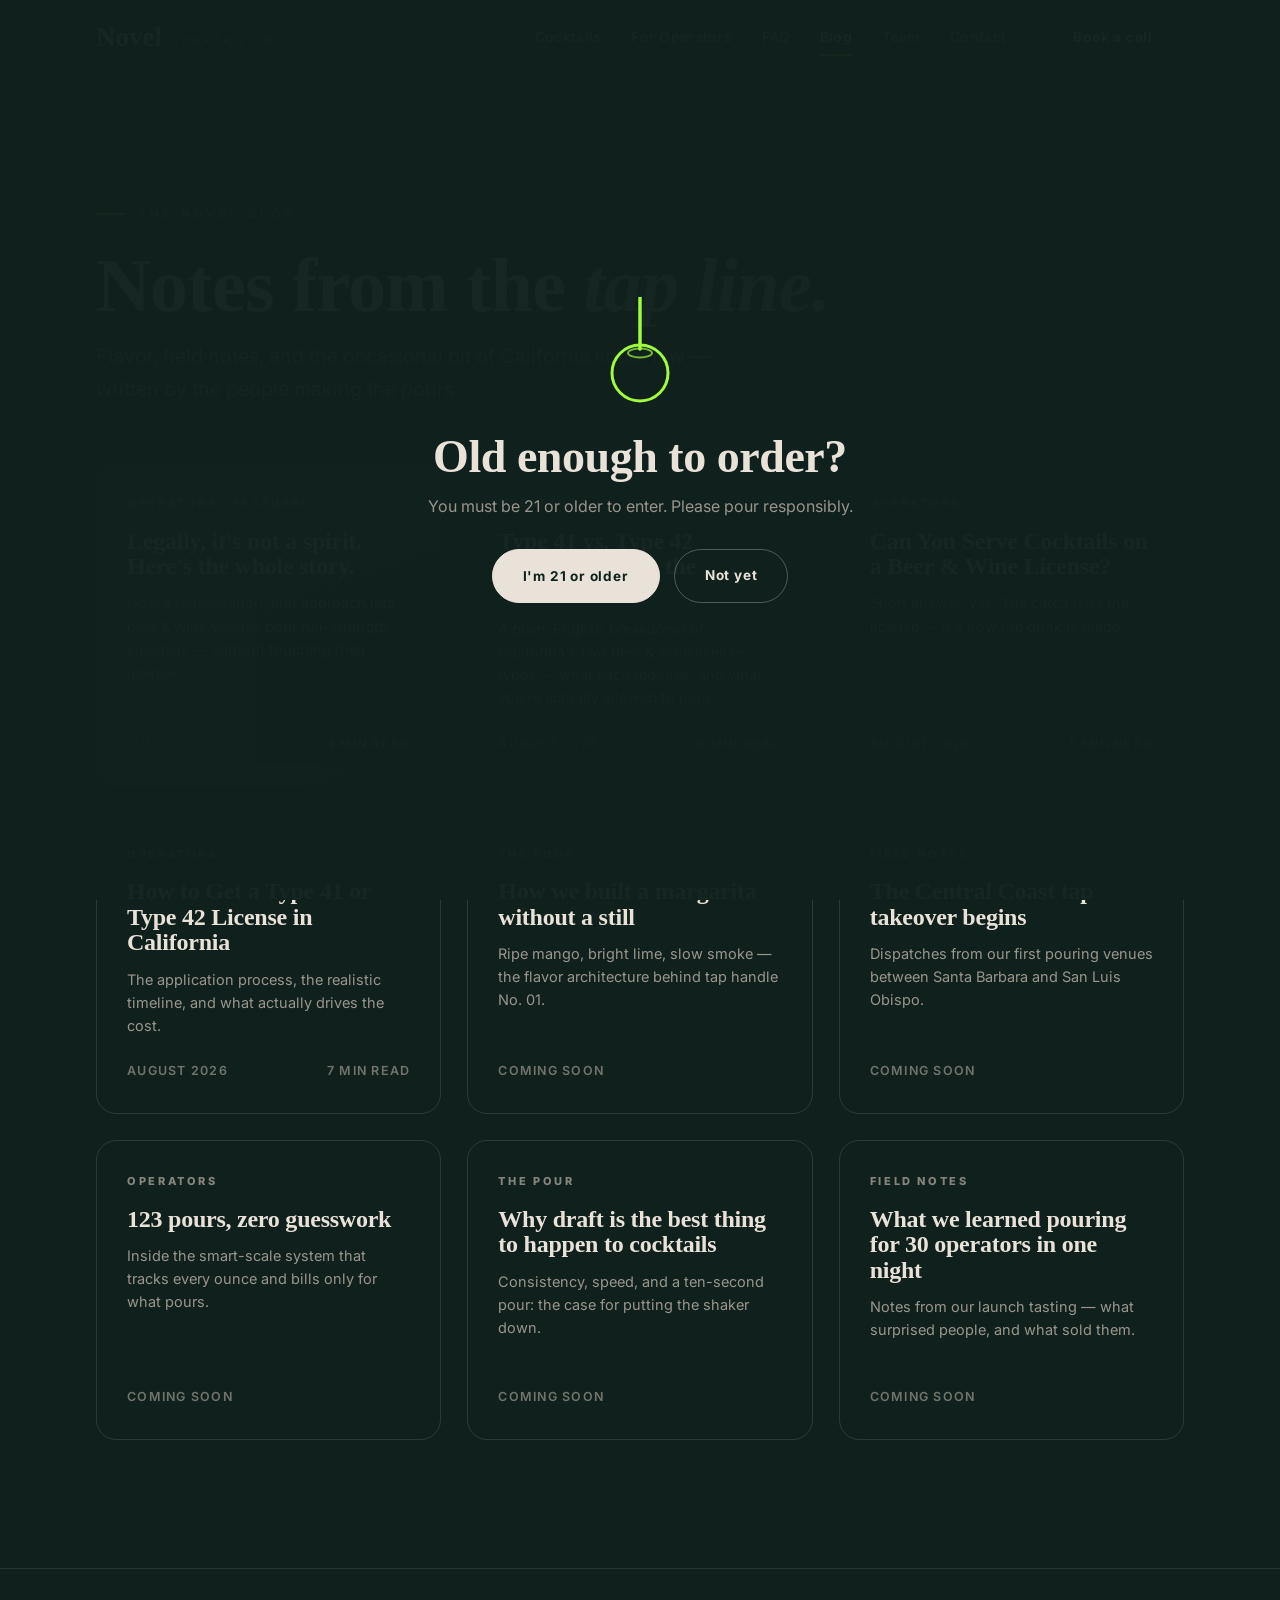
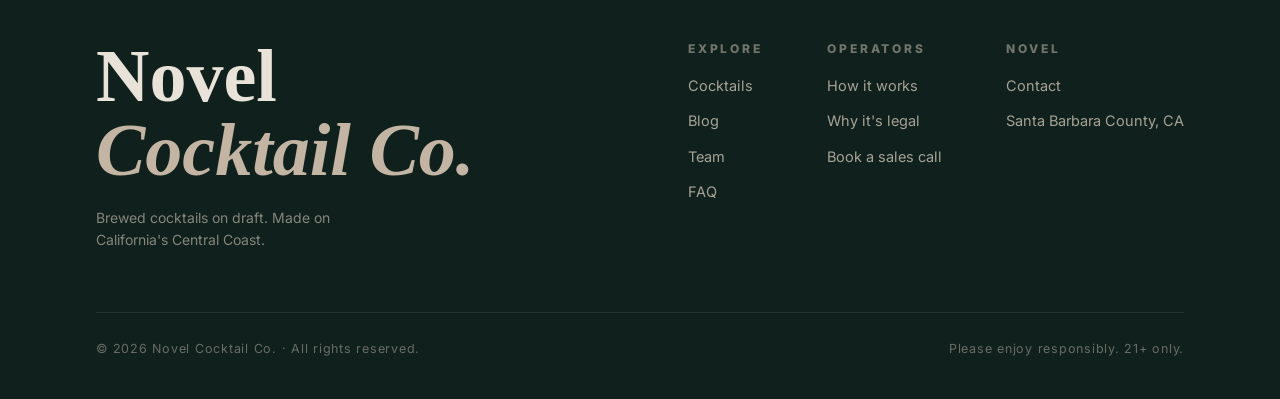
<file: blog.html>
<!doctype html>
<html lang="en">
<head>
<meta charset="utf-8">
<meta name="viewport" content="width=device-width, initial-scale=1">
<title>Blog — Novel Cocktail Co.</title>
<meta name="description" content="Flavor, field notes, and California liquor law — including how Type 41 and Type 42 licenses let you pour full-strength cocktails.">
<link rel="canonical" href="https://drinknovel.com/blog.html">
<meta property="og:type" content="website">
<meta property="og:title" content="Blog — Novel Cocktail Co.">
<meta property="og:description" content="Flavor, field notes, and California liquor law — including how Type 41 and Type 42 licenses let you pour full-strength cocktails.">
<meta property="og:site_name" content="Novel Cocktail Co.">
<meta name="robots" content="index,follow">
<link rel="preconnect" href="https://fonts.googleapis.com">
<link href="https://fonts.googleapis.com/css2?family=Inter:wght@400;500;600;700;800&display=swap" rel="stylesheet">
<link rel="icon" href="data:image/svg+xml,%3Csvg xmlns='http://www.w3.org/2000/svg' viewBox='0 0 64 64'%3E%3Crect width='64' height='64' rx='14' fill='%2310211d'/%3E%3Cline x1='32' y1='6' x2='32' y2='30' stroke='%23a0fa40' stroke-width='4' stroke-linecap='round'/%3E%3Ccircle cx='32' cy='40' r='16' fill='none' stroke='%23a0fa40' stroke-width='4'/%3E%3C/svg%3E">
<link rel="stylesheet" href="site.css">
</head>
<body>
<div class="grain"></div>

<!-- AGE GATE -->
<div class="gate" id="gate">
  <div class="gate-card">
    <svg width="72" height="110" viewBox="0 0 72 110" style="margin:0 auto;display:block">
      <line x1="36" y1="0" x2="36" y2="52" stroke="#a0fa40" stroke-width="3.5" stroke-linecap="round"/>
      <circle cx="36" cy="76" r="28" fill="none" stroke="#a0fa40" stroke-width="3"/>
      <ellipse cx="36" cy="56" rx="12" ry="4.5" fill="none" stroke="#a0fa40" stroke-width="2" opacity=".7"/>
    </svg>
    <h2>Old enough to order?</h2>
    <p>You must be 21 or older to enter. Please pour responsibly.</p>
    <div class="gate-btns">
      <button class="btn solid" onclick="enterSite()">I'm 21 or older</button>
      <a class="btn" href="https://www.responsibility.org">Not yet</a>
    </div>
  </div>
</div>

<script>try{if(localStorage.getItem("novel21ok"))document.getElementById("gate").style.display="none"}catch(e){}</script>
<!-- NAV -->
<nav>
  <div class="nav-in">
    <a class="wordmark" href="index.html"><span class="n">Novel</span><span class="cc">Cocktail Co.</span></a>
    <div class="nav-links" id="navLinks">
      <a href="cocktails.html">Cocktails</a>
      <a href="operators.html">For Operators</a>
      <a href="faq.html">FAQ</a>
      <a href="blog.html" class="active">Blog</a>
      <a href="team.html">Team</a>
      <a href="contact.html">Contact</a>
    </div>
    <a class="btn nav-cta" href="contact.html">Book a call</a>
    <button class="burger" id="burger" aria-label="Menu"><span></span><span></span><span></span></button>
  </div>
</nav>
<div class="mobile-menu" id="mobileMenu">
  <a href="index.html">Home</a>
  <a href="cocktails.html">Cocktails</a>
  <a href="operators.html">For Operators</a>
  <a href="faq.html">FAQ</a>
  <a href="blog.html" class="active">Blog</a>
  <a href="team.html">Team</a>
  <a href="contact.html">Contact</a>
</div>

<main id="app">
  <section class="section-pad">
    <div class="wrap">
      <div class="eyebrow rv">The Novel blog</div>
      <h1 class="rv" style="font-size:clamp(44px,6vw,76px);margin:22px 0 14px">Notes from the <em class="pop">tap line.</em></h1>
      <p class="lead rv" style="margin-bottom:56px">Flavor, field notes, and the occasional bit of California liquor law — written by the people making the pours.</p>
      <div class="blog-grid">
        <a class="post featured rv" href="blog/legally-not-a-spirit.html"><span class="cat">Operators · Featured</span><h3>Legally, it's not a spirit. Here's the whole story.</h3><p>How a fermentation-first approach lets beer & wine venues pour full-strength cocktails — without touching their license.</p><span class="meta"><span>July 2026</span><span>4 min read</span></span></a><a class="post rv" href="blog/type-41-vs-type-42-license.html"><span class="cat">Operators</span><h3>Type 41 vs. Type 42 License: What's the Difference?</h3><p>A plain-English breakdown of California's two beer & wine license types — what each requires, and what you're actually allowed to pour.</p><span class="meta"><span>August 2026</span><span>6 min read</span></span></a><a class="post rv" href="blog/cocktails-on-beer-wine-license.html"><span class="cat">Operators</span><h3>Can You Serve Cocktails on a Beer & Wine License?</h3><p>Short answer: yes. The catch isn't the license — it's how the drink is made.</p><span class="meta"><span>August 2026</span><span>5 min read</span></span></a><a class="post rv" href="blog/how-to-get-type-41-42-license.html"><span class="cat">Operators</span><h3>How to Get a Type 41 or Type 42 License in California</h3><p>The application process, the realistic timeline, and what actually drives the cost.</p><span class="meta"><span>August 2026</span><span>7 min read</span></span></a><div class="post soon rv"><span class="cat">The Pour</span><h3>How we built a margarita without a still</h3><p>Ripe mango, bright lime, slow smoke — the flavor architecture behind tap handle No. 01.</p><span class="meta"><span>Coming soon</span></span></div><div class="post soon rv"><span class="cat">Field Notes</span><h3>The Central Coast tap takeover begins</h3><p>Dispatches from our first pouring venues between Santa Barbara and San Luis Obispo.</p><span class="meta"><span>Coming soon</span></span></div><div class="post soon rv"><span class="cat">Operators</span><h3>123 pours, zero guesswork</h3><p>Inside the smart-scale system that tracks every ounce and bills only for what pours.</p><span class="meta"><span>Coming soon</span></span></div><div class="post soon rv"><span class="cat">The Pour</span><h3>Why draft is the best thing to happen to cocktails</h3><p>Consistency, speed, and a ten-second pour: the case for putting the shaker down.</p><span class="meta"><span>Coming soon</span></span></div><div class="post soon rv"><span class="cat">Field Notes</span><h3>What we learned pouring for 30 operators in one night</h3><p>Notes from our launch tasting — what surprised people, and what sold them.</p><span class="meta"><span>Coming soon</span></span></div>
      </div>
    </div>
  </section>
</main>

<!-- FOOTER -->
<footer>
  <div class="wrap">
    <div class="foot-top">
      <div>
        <div class="foot-word">Novel<br><em>Cocktail Co.</em></div>
        <p style="margin-top:20px;font-size:14px;color:#d4c8bc99;max-width:34ch">Brewed cocktails on draft. Made on California's Central Coast.</p>
      </div>
      <div class="foot-links">
        <div><b>Explore</b><a href="cocktails.html">Cocktails</a><a href="blog.html">Blog</a><a href="team.html">Team</a><a href="faq.html">FAQ</a></div>
        <div><b>Operators</b><a href="operators.html">How it works</a><a href="operators.html">Why it's legal</a><a href="contact.html">Book a sales call</a></div>
        <div><b>Novel</b><a href="contact.html">Contact</a><a href="index.html">Santa Barbara County, CA</a></div>
      </div>
    </div>
    <div class="foot-base">
      <span>© 2026 Novel Cocktail Co. · All rights reserved.</span>
      <span>Please enjoy responsibly. 21+ only.</span>
    </div>
  </div>
</footer>

<script src="site.js"></script>
<script>initPage();</script>
</body>
</html>
</file>
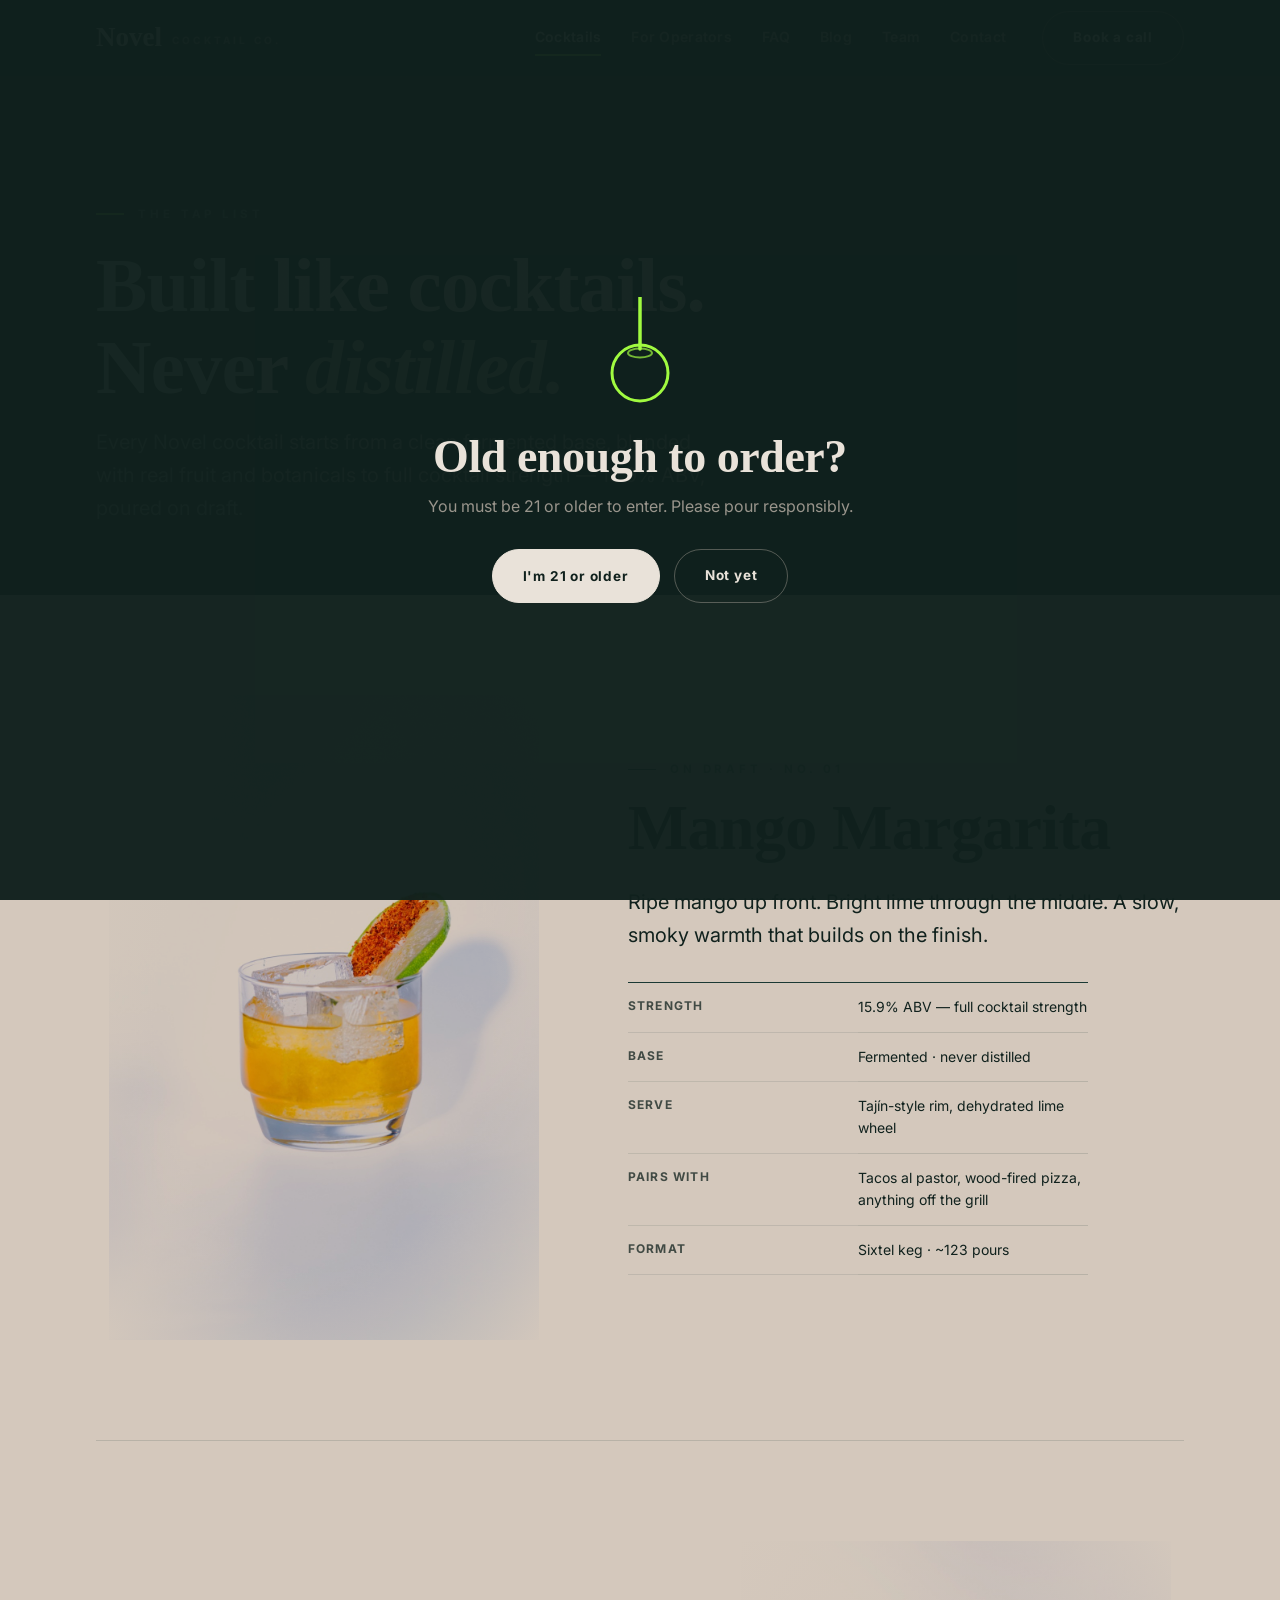
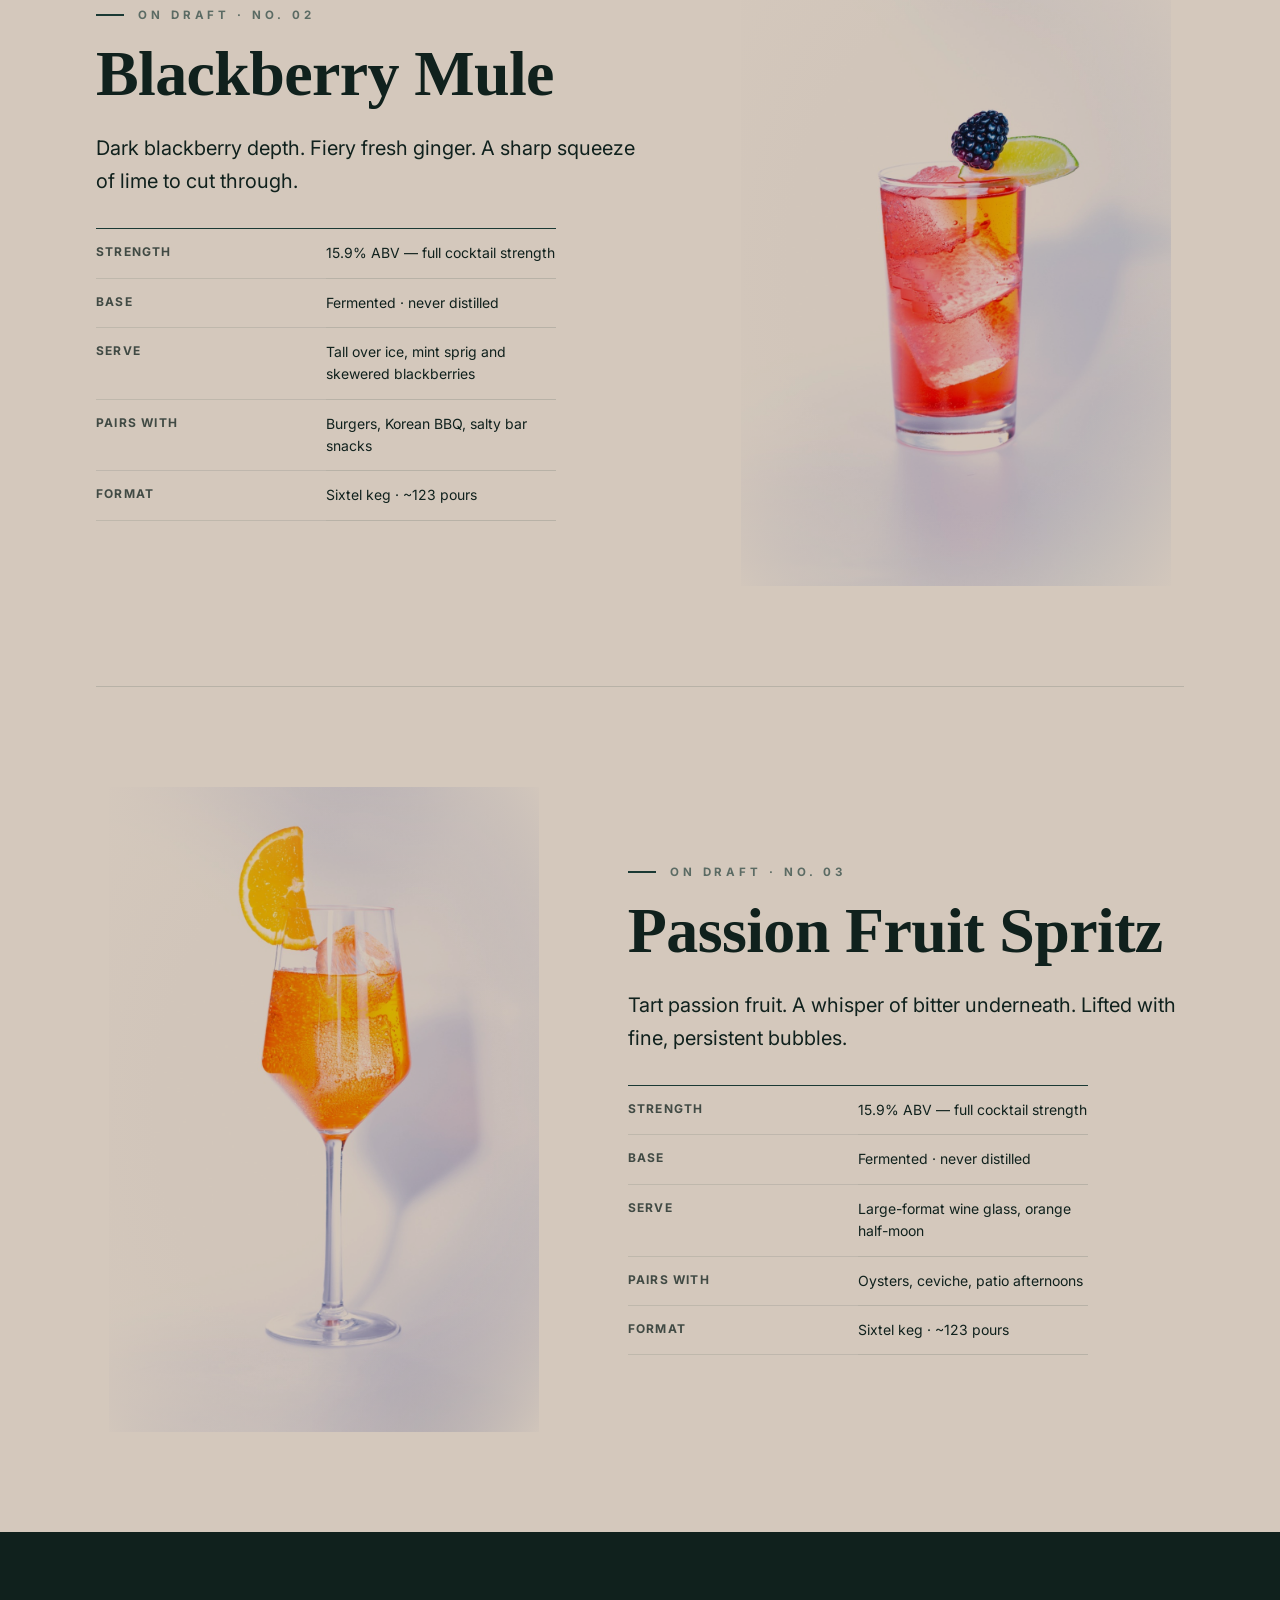
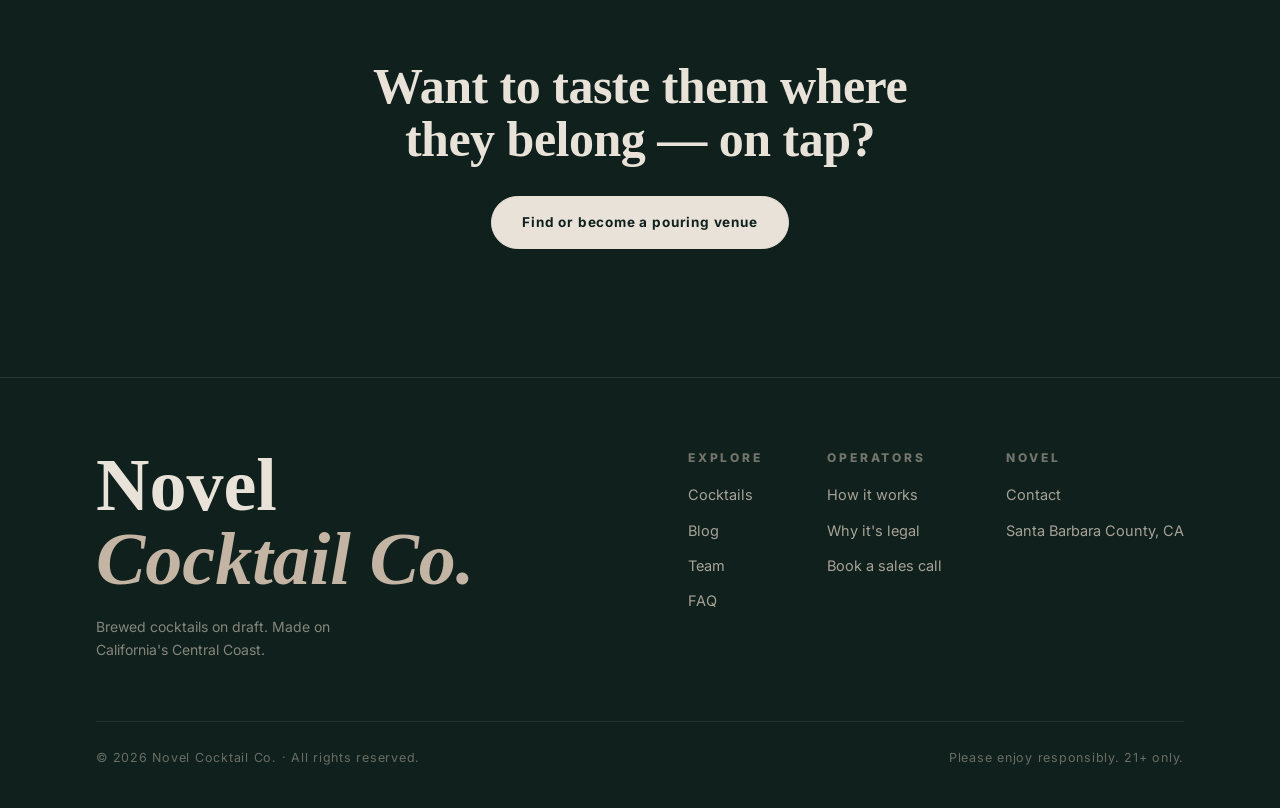
<file: cocktails.html>
<!doctype html>
<html lang="en">
<head>
<meta charset="utf-8">
<meta name="viewport" content="width=device-width, initial-scale=1">
<title>Cocktails — Novel Cocktail Co.</title>
<meta name="description" content="Three full-strength cocktails, fermented never distilled, poured on draft at 15.9% ABV — Mango Margarita, Blackberry Mule, and Passion Fruit Spritz.">
<link rel="canonical" href="https://drinknovel.com/cocktails.html">
<meta property="og:type" content="website">
<meta property="og:title" content="Cocktails — Novel Cocktail Co.">
<meta property="og:description" content="Three full-strength cocktails, fermented never distilled, poured on draft at 15.9% ABV — Mango Margarita, Blackberry Mule, and Passion Fruit Spritz.">
<meta property="og:site_name" content="Novel Cocktail Co.">
<meta name="robots" content="index,follow">
<link rel="preconnect" href="https://fonts.googleapis.com">
<link href="https://fonts.googleapis.com/css2?family=Inter:wght@400;500;600;700;800&display=swap" rel="stylesheet">
<link rel="icon" href="data:image/svg+xml,%3Csvg xmlns='http://www.w3.org/2000/svg' viewBox='0 0 64 64'%3E%3Crect width='64' height='64' rx='14' fill='%2310211d'/%3E%3Cline x1='32' y1='6' x2='32' y2='30' stroke='%23a0fa40' stroke-width='4' stroke-linecap='round'/%3E%3Ccircle cx='32' cy='40' r='16' fill='none' stroke='%23a0fa40' stroke-width='4'/%3E%3C/svg%3E">
<link rel="stylesheet" href="site.css">
</head>
<body>
<div class="grain"></div>

<!-- AGE GATE -->
<div class="gate" id="gate">
  <div class="gate-card">
    <svg width="72" height="110" viewBox="0 0 72 110" style="margin:0 auto;display:block">
      <line x1="36" y1="0" x2="36" y2="52" stroke="#a0fa40" stroke-width="3.5" stroke-linecap="round"/>
      <circle cx="36" cy="76" r="28" fill="none" stroke="#a0fa40" stroke-width="3"/>
      <ellipse cx="36" cy="56" rx="12" ry="4.5" fill="none" stroke="#a0fa40" stroke-width="2" opacity=".7"/>
    </svg>
    <h2>Old enough to order?</h2>
    <p>You must be 21 or older to enter. Please pour responsibly.</p>
    <div class="gate-btns">
      <button class="btn solid" onclick="enterSite()">I'm 21 or older</button>
      <a class="btn" href="https://www.responsibility.org">Not yet</a>
    </div>
  </div>
</div>

<script>try{if(localStorage.getItem("novel21ok"))document.getElementById("gate").style.display="none"}catch(e){}</script>
<!-- NAV -->
<nav>
  <div class="nav-in">
    <a class="wordmark" href="index.html"><span class="n">Novel</span><span class="cc">Cocktail Co.</span></a>
    <div class="nav-links" id="navLinks">
      <a href="cocktails.html" class="active">Cocktails</a>
      <a href="operators.html">For Operators</a>
      <a href="faq.html">FAQ</a>
      <a href="blog.html">Blog</a>
      <a href="team.html">Team</a>
      <a href="contact.html">Contact</a>
    </div>
    <a class="btn nav-cta" href="contact.html">Book a call</a>
    <button class="burger" id="burger" aria-label="Menu"><span></span><span></span><span></span></button>
  </div>
</nav>
<div class="mobile-menu" id="mobileMenu">
  <a href="index.html">Home</a>
  <a href="cocktails.html" class="active">Cocktails</a>
  <a href="operators.html">For Operators</a>
  <a href="faq.html">FAQ</a>
  <a href="blog.html">Blog</a>
  <a href="team.html">Team</a>
  <a href="contact.html">Contact</a>
</div>

<main id="app">
  <section class="section-pad" style="padding-bottom:0">
    <div class="wrap">
      <div class="eyebrow rv">The tap list</div>
      <h1 class="rv" style="font-size:clamp(44px,6vw,80px);margin:22px 0 18px">Built like cocktails.<br>Never <em class="pop">distilled.</em></h1>
      <p class="lead rv">Every Novel cocktail starts from a clean fermented base, blended with real fruit and botanicals to full cocktail strength — 15.9% ABV, poured on draft.</p>
    </div>
  </section>
  <section class="on-stone" style="margin-top:70px">
    <div class="wrap">
      
      <div class="feature rv" style="border-color:#1a393426;">
        <div class="shot-feature" style="direction:ltr">
          <img src="images/mango-margarita.jpg" alt="Mango Margarita, poured on draft" loading="lazy" onerror="this.closest('.shot-feature').classList.add('no-shot')">
          <div class="coupe fallback"><svg viewBox="0 0 460 560" width="460" xmlns="http://www.w3.org/2000/svg" overflow="visible">
    <line x1="230" y1="0" x2="230" y2="188" stroke="#10211d" stroke-width="5" stroke-linecap="round" opacity=".85"/>
    <circle cx="230" cy="340" r="190" fill="url(#gf2a93b)"/>
    <circle cx="230" cy="340" r="190" fill="none" stroke="#10211d22" stroke-width="2"/>
    <ellipse cx="230" cy="205" rx="26" ry="9" fill="none" stroke="#10211d" stroke-width="2.5" opacity=".85"/>
    <ellipse cx="230" cy="208" rx="52" ry="17" fill="none" stroke="#10211d" stroke-width="2" opacity=".45"/>
    <ellipse cx="230" cy="212" rx="84" ry="27" fill="none" stroke="#10211d" stroke-width="2" opacity=".2"/>
    <defs><radialGradient id="gf2a93b" cx="38%" cy="30%" r="75%">
      <stop offset="0%" stop-color="#f2a93b"/><stop offset="100%" stop-color="#f2a93b" stop-opacity=".78"/>
    </radialGradient></defs></svg></div>
        </div>
        <div style="direction:ltr">
          <div class="eyebrow">On draft · No. 01</div>
          <h2 style="margin-top:16px">Mango Margarita</h2>
          <p class="notes">Ripe mango up front. Bright lime through the middle. A slow, smoky warmth that builds on the finish.</p>
          <div class="spec-table" style="border-color:#1a3934">
            <div style="border-color:#1a393426">Strength</div><div style="border-color:#1a393426">15.9% ABV — full cocktail strength</div>
            <div style="border-color:#1a393426">Base</div><div style="border-color:#1a393426">Fermented · never distilled</div>
            <div style="border-color:#1a393426">Serve</div><div style="border-color:#1a393426">Tajín-style rim, dehydrated lime wheel</div>
            <div style="border-color:#1a393426">Pairs with</div><div style="border-color:#1a393426">Tacos al pastor, wood-fired pizza, anything off the grill</div>
            <div style="border-color:#1a393426">Format</div><div style="border-color:#1a393426">Sixtel keg · ~123 pours</div>
          </div>
        </div>
      </div>
      <div class="feature rv" style="border-color:#1a393426;direction:rtl">
        <div class="shot-feature" style="direction:ltr">
          <img src="images/blackberry-mule.jpg" alt="Blackberry Mule, poured on draft" loading="lazy" onerror="this.closest('.shot-feature').classList.add('no-shot')">
          <div class="coupe fallback"><svg viewBox="0 0 460 560" width="460" xmlns="http://www.w3.org/2000/svg" overflow="visible">
    <line x1="230" y1="0" x2="230" y2="188" stroke="#10211d" stroke-width="5" stroke-linecap="round" opacity=".85"/>
    <circle cx="230" cy="340" r="190" fill="url(#g8a5480)"/>
    <circle cx="230" cy="340" r="190" fill="none" stroke="#10211d22" stroke-width="2"/>
    <ellipse cx="230" cy="205" rx="26" ry="9" fill="none" stroke="#10211d" stroke-width="2.5" opacity=".85"/>
    <ellipse cx="230" cy="208" rx="52" ry="17" fill="none" stroke="#10211d" stroke-width="2" opacity=".45"/>
    <ellipse cx="230" cy="212" rx="84" ry="27" fill="none" stroke="#10211d" stroke-width="2" opacity=".2"/>
    <defs><radialGradient id="g8a5480" cx="38%" cy="30%" r="75%">
      <stop offset="0%" stop-color="#8a5480"/><stop offset="100%" stop-color="#8a5480" stop-opacity=".78"/>
    </radialGradient></defs></svg></div>
        </div>
        <div style="direction:ltr">
          <div class="eyebrow">On draft · No. 02</div>
          <h2 style="margin-top:16px">Blackberry Mule</h2>
          <p class="notes">Dark blackberry depth. Fiery fresh ginger. A sharp squeeze of lime to cut through.</p>
          <div class="spec-table" style="border-color:#1a3934">
            <div style="border-color:#1a393426">Strength</div><div style="border-color:#1a393426">15.9% ABV — full cocktail strength</div>
            <div style="border-color:#1a393426">Base</div><div style="border-color:#1a393426">Fermented · never distilled</div>
            <div style="border-color:#1a393426">Serve</div><div style="border-color:#1a393426">Tall over ice, mint sprig and skewered blackberries</div>
            <div style="border-color:#1a393426">Pairs with</div><div style="border-color:#1a393426">Burgers, Korean BBQ, salty bar snacks</div>
            <div style="border-color:#1a393426">Format</div><div style="border-color:#1a393426">Sixtel keg · ~123 pours</div>
          </div>
        </div>
      </div>
      <div class="feature rv" style="border-color:#1a393426;">
        <div class="shot-feature" style="direction:ltr">
          <img src="images/passion-fruit-spritz.jpg" alt="Passion Fruit Spritz, poured on draft" loading="lazy" onerror="this.closest('.shot-feature').classList.add('no-shot')">
          <div class="coupe fallback"><svg viewBox="0 0 460 560" width="460" xmlns="http://www.w3.org/2000/svg" overflow="visible">
    <line x1="230" y1="0" x2="230" y2="188" stroke="#10211d" stroke-width="5" stroke-linecap="round" opacity=".85"/>
    <circle cx="230" cy="340" r="190" fill="url(#gf0714f)"/>
    <circle cx="230" cy="340" r="190" fill="none" stroke="#10211d22" stroke-width="2"/>
    <ellipse cx="230" cy="205" rx="26" ry="9" fill="none" stroke="#10211d" stroke-width="2.5" opacity=".85"/>
    <ellipse cx="230" cy="208" rx="52" ry="17" fill="none" stroke="#10211d" stroke-width="2" opacity=".45"/>
    <ellipse cx="230" cy="212" rx="84" ry="27" fill="none" stroke="#10211d" stroke-width="2" opacity=".2"/>
    <defs><radialGradient id="gf0714f" cx="38%" cy="30%" r="75%">
      <stop offset="0%" stop-color="#f0714f"/><stop offset="100%" stop-color="#f0714f" stop-opacity=".78"/>
    </radialGradient></defs></svg></div>
        </div>
        <div style="direction:ltr">
          <div class="eyebrow">On draft · No. 03</div>
          <h2 style="margin-top:16px">Passion Fruit Spritz</h2>
          <p class="notes">Tart passion fruit. A whisper of bitter underneath. Lifted with fine, persistent bubbles.</p>
          <div class="spec-table" style="border-color:#1a3934">
            <div style="border-color:#1a393426">Strength</div><div style="border-color:#1a393426">15.9% ABV — full cocktail strength</div>
            <div style="border-color:#1a393426">Base</div><div style="border-color:#1a393426">Fermented · never distilled</div>
            <div style="border-color:#1a393426">Serve</div><div style="border-color:#1a393426">Large-format wine glass, orange half-moon</div>
            <div style="border-color:#1a393426">Pairs with</div><div style="border-color:#1a393426">Oysters, ceviche, patio afternoons</div>
            <div style="border-color:#1a393426">Format</div><div style="border-color:#1a393426">Sixtel keg · ~123 pours</div>
          </div>
        </div>
      </div>
    </div>
  </section>
  <section class="section-pad" style="text-align:center">
    <div class="wrap">
      <h2 class="rv" style="font-size:clamp(32px,4vw,50px);max-width:22ch;margin:0 auto 30px">Want to taste them where they belong — on tap?</h2>
      <a class="btn solid rv" href="contact.html">Find or become a pouring venue</a>
    </div>
  </section>
</main>

<!-- FOOTER -->
<footer>
  <div class="wrap">
    <div class="foot-top">
      <div>
        <div class="foot-word">Novel<br><em>Cocktail Co.</em></div>
        <p style="margin-top:20px;font-size:14px;color:#d4c8bc99;max-width:34ch">Brewed cocktails on draft. Made on California's Central Coast.</p>
      </div>
      <div class="foot-links">
        <div><b>Explore</b><a href="cocktails.html">Cocktails</a><a href="blog.html">Blog</a><a href="team.html">Team</a><a href="faq.html">FAQ</a></div>
        <div><b>Operators</b><a href="operators.html">How it works</a><a href="operators.html">Why it's legal</a><a href="contact.html">Book a sales call</a></div>
        <div><b>Novel</b><a href="contact.html">Contact</a><a href="index.html">Santa Barbara County, CA</a></div>
      </div>
    </div>
    <div class="foot-base">
      <span>© 2026 Novel Cocktail Co. · All rights reserved.</span>
      <span>Please enjoy responsibly. 21+ only.</span>
    </div>
  </div>
</footer>

<script src="site.js"></script>
<script>initPage();</script>
</body>
</html>
</file>
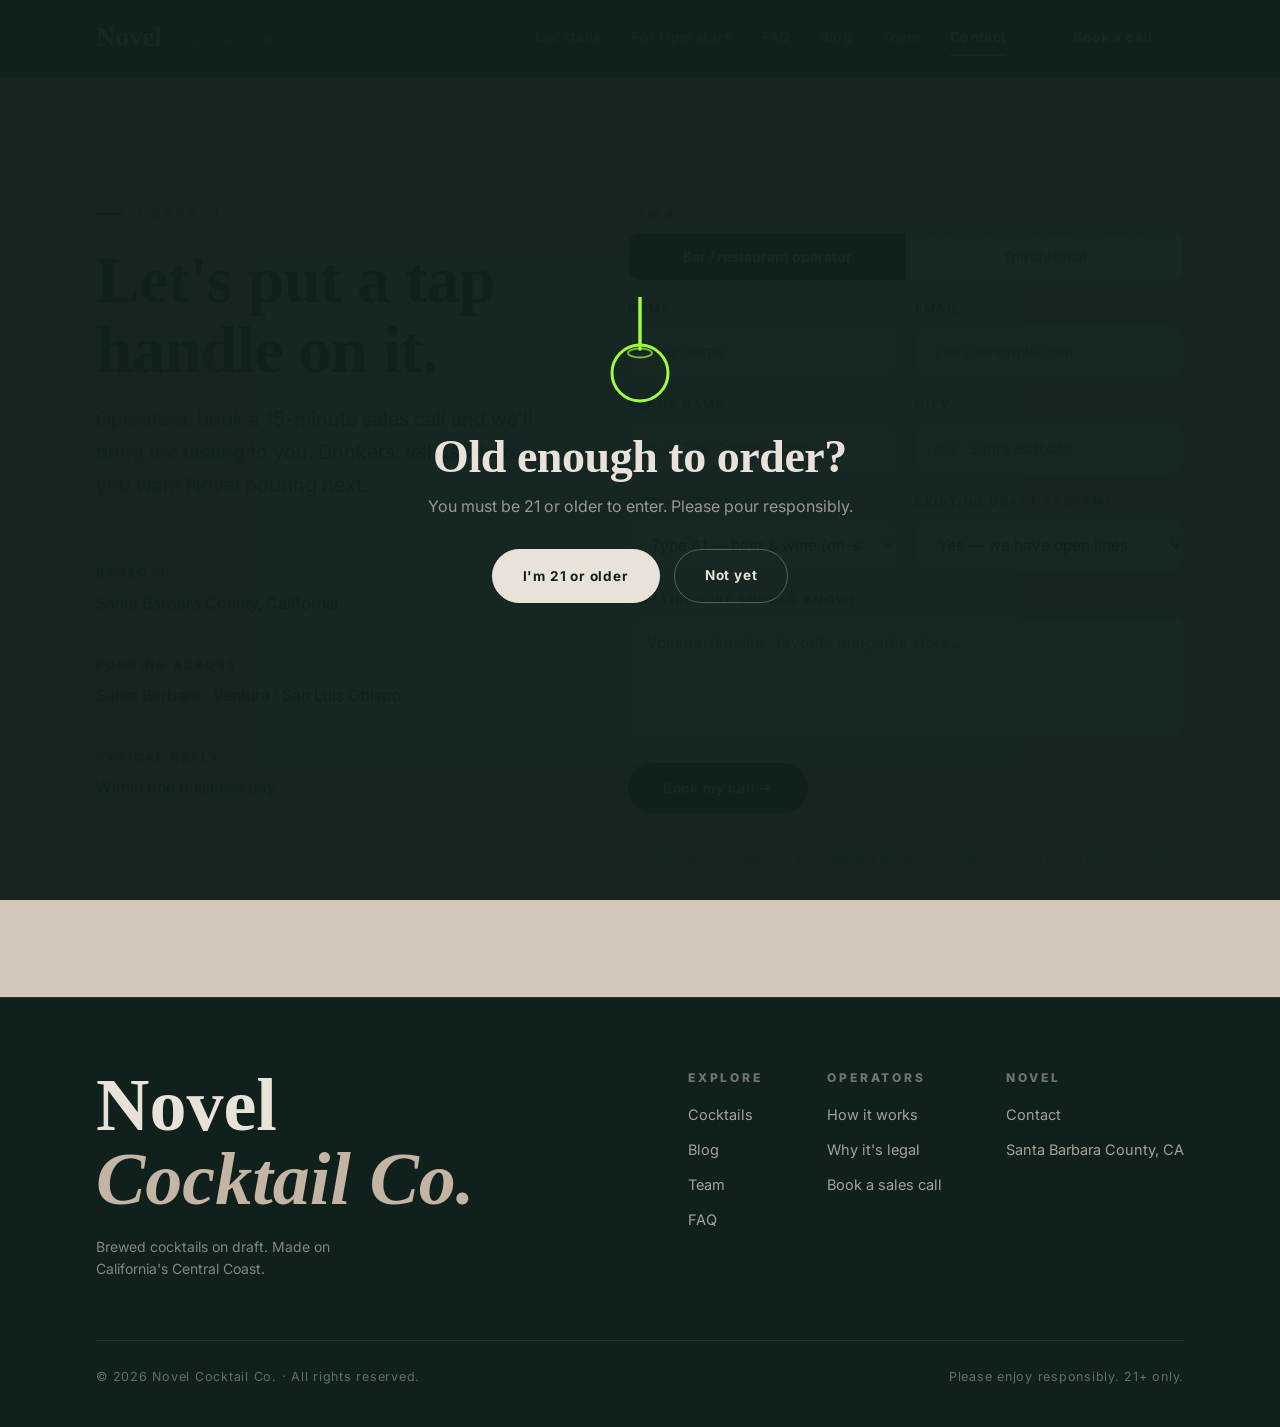
<file: contact.html>
<!doctype html>
<html lang="en">
<head>
<meta charset="utf-8">
<meta name="viewport" content="width=device-width, initial-scale=1">
<title>Contact — Novel Cocktail Co.</title>
<meta name="description" content="Book a 15-minute sales call or tell us where you want Novel pouring next. Based in Santa Barbara County, California.">
<link rel="canonical" href="https://drinknovel.com/contact.html">
<meta property="og:type" content="website">
<meta property="og:title" content="Contact — Novel Cocktail Co.">
<meta property="og:description" content="Book a 15-minute sales call or tell us where you want Novel pouring next. Based in Santa Barbara County, California.">
<meta property="og:site_name" content="Novel Cocktail Co.">
<meta name="robots" content="index,follow">
<link rel="preconnect" href="https://fonts.googleapis.com">
<link href="https://fonts.googleapis.com/css2?family=Inter:wght@400;500;600;700;800&display=swap" rel="stylesheet">
<link rel="icon" href="data:image/svg+xml,%3Csvg xmlns='http://www.w3.org/2000/svg' viewBox='0 0 64 64'%3E%3Crect width='64' height='64' rx='14' fill='%2310211d'/%3E%3Cline x1='32' y1='6' x2='32' y2='30' stroke='%23a0fa40' stroke-width='4' stroke-linecap='round'/%3E%3Ccircle cx='32' cy='40' r='16' fill='none' stroke='%23a0fa40' stroke-width='4'/%3E%3C/svg%3E">
<link rel="stylesheet" href="site.css">
</head>
<body>
<div class="grain"></div>

<!-- AGE GATE -->
<div class="gate" id="gate">
  <div class="gate-card">
    <svg width="72" height="110" viewBox="0 0 72 110" style="margin:0 auto;display:block">
      <line x1="36" y1="0" x2="36" y2="52" stroke="#a0fa40" stroke-width="3.5" stroke-linecap="round"/>
      <circle cx="36" cy="76" r="28" fill="none" stroke="#a0fa40" stroke-width="3"/>
      <ellipse cx="36" cy="56" rx="12" ry="4.5" fill="none" stroke="#a0fa40" stroke-width="2" opacity=".7"/>
    </svg>
    <h2>Old enough to order?</h2>
    <p>You must be 21 or older to enter. Please pour responsibly.</p>
    <div class="gate-btns">
      <button class="btn solid" onclick="enterSite()">I'm 21 or older</button>
      <a class="btn" href="https://www.responsibility.org">Not yet</a>
    </div>
  </div>
</div>

<script>try{if(localStorage.getItem("novel21ok"))document.getElementById("gate").style.display="none"}catch(e){}</script>
<!-- NAV -->
<nav>
  <div class="nav-in">
    <a class="wordmark" href="index.html"><span class="n">Novel</span><span class="cc">Cocktail Co.</span></a>
    <div class="nav-links" id="navLinks">
      <a href="cocktails.html">Cocktails</a>
      <a href="operators.html">For Operators</a>
      <a href="faq.html">FAQ</a>
      <a href="blog.html">Blog</a>
      <a href="team.html">Team</a>
      <a href="contact.html" class="active">Contact</a>
    </div>
    <a class="btn nav-cta" href="contact.html">Book a call</a>
    <button class="burger" id="burger" aria-label="Menu"><span></span><span></span><span></span></button>
  </div>
</nav>
<div class="mobile-menu" id="mobileMenu">
  <a href="index.html">Home</a>
  <a href="cocktails.html">Cocktails</a>
  <a href="operators.html">For Operators</a>
  <a href="faq.html">FAQ</a>
  <a href="blog.html">Blog</a>
  <a href="team.html">Team</a>
  <a href="contact.html" class="active">Contact</a>
</div>

<main id="app">
  <section class="section-pad on-stone">
    <div class="wrap contact-grid">
      <div>
        <div class="eyebrow rv">Contact</div>
        <h1 class="rv" style="font-size:clamp(40px,5.4vw,66px);margin:22px 0 18px">Let's put a tap handle on it.</h1>
        <p class="lead rv" style="color:#1a3934d9">Operators: book a 15-minute sales call and we'll bring the tasting to you. Drinkers: tell us where you want Novel pouring next.</p>
        <div class="rv" style="margin-top:40px;display:grid;gap:18px;max-width:420px">
          <div style="border-top:1.5px solid #1a393433;padding-top:16px"><b style="font-size:12px;letter-spacing:.2em;text-transform:uppercase;color:var(--forest)">Based in</b><p style="margin-top:6px">Santa Barbara County, California</p></div>
          <div style="border-top:1.5px solid #1a393433;padding-top:16px"><b style="font-size:12px;letter-spacing:.2em;text-transform:uppercase;color:var(--forest)">Pouring across</b><p style="margin-top:6px">Santa Barbara · Ventura · San Luis Obispo</p></div>
          <div style="border-top:1.5px solid #1a393433;padding-top:16px"><b style="font-size:12px;letter-spacing:.2em;text-transform:uppercase;color:var(--forest)">Typical reply</b><p style="margin-top:6px">Within one business day</p></div>
        </div>
      </div>
      <div class="rv">
        <form id="contactForm" novalidate>
          <div>
            <label>I am a…</label>
            <div class="seg" id="whoSeg">
              <button type="button" class="on" data-v="venue">Bar / restaurant operator</button>
              <button type="button" data-v="drinker">Thirsty local</button>
            </div>
          </div>
          <div class="frow">
            <div><label for="f-name">Name</label><input id="f-name" required placeholder="Your name"></div>
            <div><label for="f-email">Email</label><input id="f-email" type="email" required placeholder="you@example.com"></div>
          </div>
          <div class="frow venue-only">
            <div><label for="f-venue">Venue name</label><input id="f-venue" placeholder="e.g., The Copper Room"></div>
            <div><label for="f-city">City</label><input id="f-city" placeholder="e.g., Santa Barbara"></div>
          </div>
          <div class="frow venue-only">
            <div><label for="f-lic">License type</label>
              <select id="f-lic"><option>Type 41 — beer &amp; wine (on-sale, eating place)</option><option>Type 42 — beer &amp; wine (on-sale, public premises)</option><option>Type 47 — full liquor</option><option>Other / not sure</option></select></div>
            <div><label for="f-draft">Existing draft system?</label>
              <select id="f-draft"><option>Yes — we have open lines</option><option>No — we'd need the tabletop system</option><option>Not sure</option></select></div>
          </div>
          <div><label for="f-msg">Anything we should know?</label><textarea id="f-msg" placeholder="Volume, timeline, favorite margarita story…"></textarea></div>
          <button class="btn ink solid" type="submit" id="submitBtn" style="justify-self:start;padding:16px 34px">Book my call →</button>
          <p class="fineprint">By submitting, you agree to be contacted about Novel. We never share your info. 21+ only.</p>
        </form>
        <div class="success" id="formSuccess">
          <svg width="54" height="82" viewBox="0 0 72 110" style="margin:0 auto 6px;display:block"><line x1="36" y1="0" x2="36" y2="52" stroke="#1a3934" stroke-width="3.5" stroke-linecap="round"/><circle cx="36" cy="76" r="28" fill="none" stroke="#1a3934" stroke-width="3"/><ellipse cx="36" cy="56" rx="12" ry="4.5" fill="none" stroke="#1a3934" stroke-width="2" opacity=".7"/></svg>
          <h3 id="successH3">Almost there.</h3>
          <p id="successBody">We've opened Calendly in a new tab — grab a 30-minute slot and we'll see you then.</p>
        </div>
      </div>
    </div>
  </section>
</main>

<!-- FOOTER -->
<footer>
  <div class="wrap">
    <div class="foot-top">
      <div>
        <div class="foot-word">Novel<br><em>Cocktail Co.</em></div>
        <p style="margin-top:20px;font-size:14px;color:#d4c8bc99;max-width:34ch">Brewed cocktails on draft. Made on California's Central Coast.</p>
      </div>
      <div class="foot-links">
        <div><b>Explore</b><a href="cocktails.html">Cocktails</a><a href="blog.html">Blog</a><a href="team.html">Team</a><a href="faq.html">FAQ</a></div>
        <div><b>Operators</b><a href="operators.html">How it works</a><a href="operators.html">Why it's legal</a><a href="contact.html">Book a sales call</a></div>
        <div><b>Novel</b><a href="contact.html">Contact</a><a href="index.html">Santa Barbara County, CA</a></div>
      </div>
    </div>
    <div class="foot-base">
      <span>© 2026 Novel Cocktail Co. · All rights reserved.</span>
      <span>Please enjoy responsibly. 21+ only.</span>
    </div>
  </div>
</footer>

<script src="site.js"></script>
<script>initPage();</script>
</body>
</html>
</file>
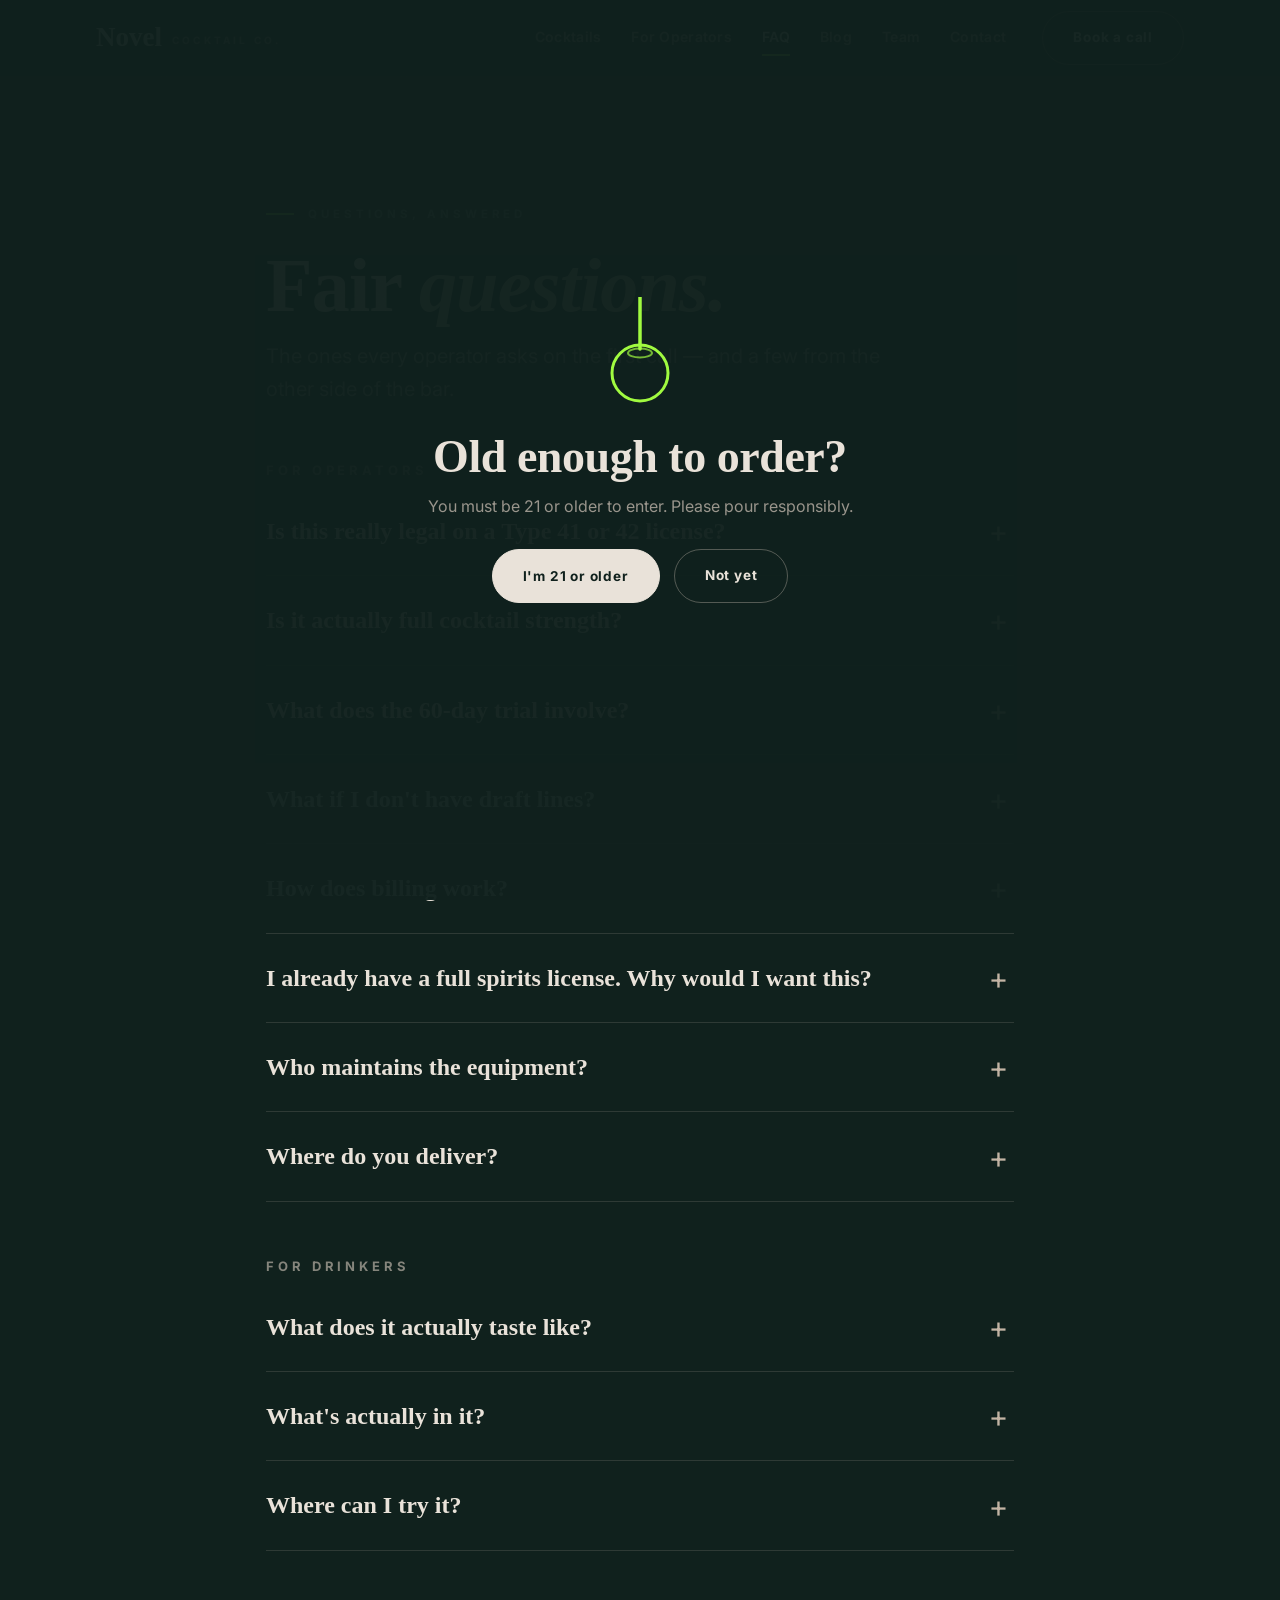
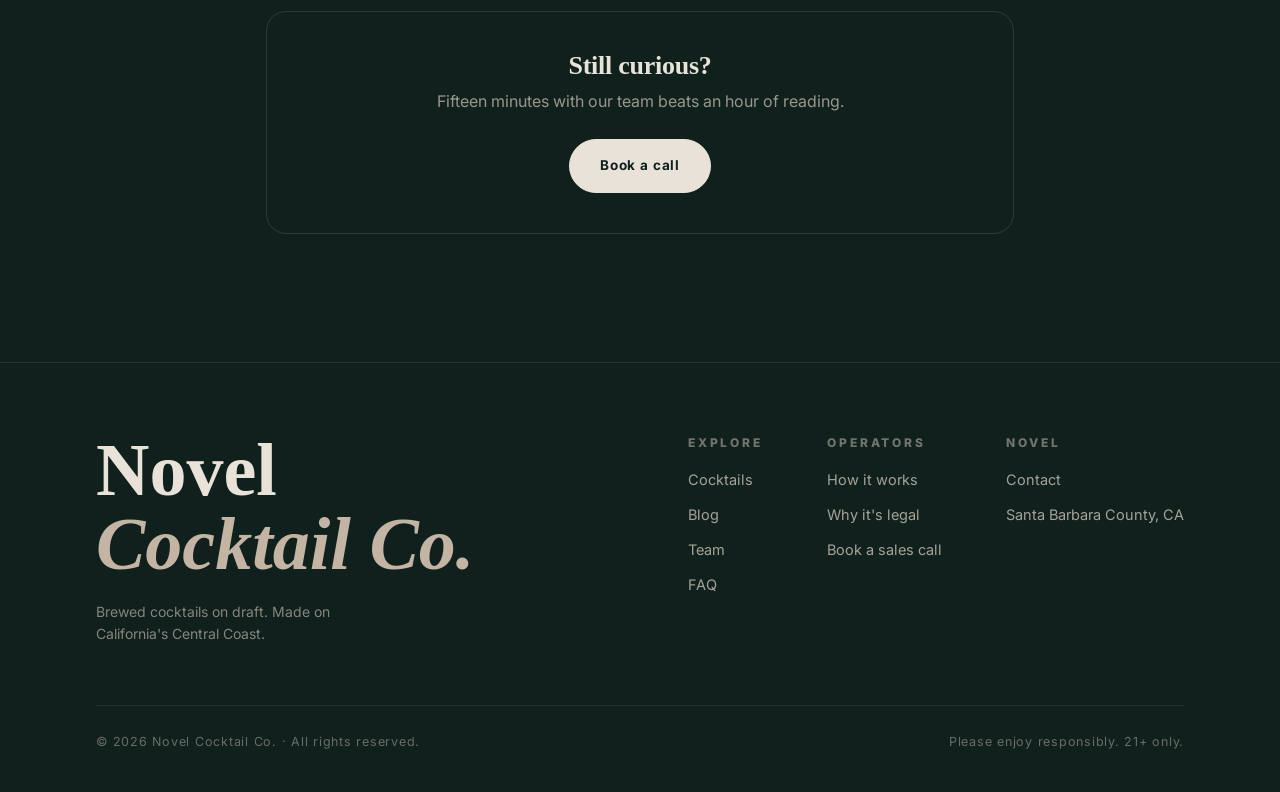
<file: faq.html>
<!doctype html>
<html lang="en">
<head>
<meta charset="utf-8">
<meta name="viewport" content="width=device-width, initial-scale=1">
<title>FAQ — Novel Cocktail Co.</title>
<meta name="description" content="Answers on Type 41/42 licensing, cocktail strength, billing, and the fermentation-not-distillation legal basis behind Novel's draft cocktails.">
<link rel="canonical" href="https://drinknovel.com/faq.html">
<meta property="og:type" content="website">
<meta property="og:title" content="FAQ — Novel Cocktail Co.">
<meta property="og:description" content="Answers on Type 41/42 licensing, cocktail strength, billing, and the fermentation-not-distillation legal basis behind Novel's draft cocktails.">
<meta property="og:site_name" content="Novel Cocktail Co.">
<meta name="robots" content="index,follow">
<link rel="preconnect" href="https://fonts.googleapis.com">
<link href="https://fonts.googleapis.com/css2?family=Inter:wght@400;500;600;700;800&display=swap" rel="stylesheet">
<link rel="icon" href="data:image/svg+xml,%3Csvg xmlns='http://www.w3.org/2000/svg' viewBox='0 0 64 64'%3E%3Crect width='64' height='64' rx='14' fill='%2310211d'/%3E%3Cline x1='32' y1='6' x2='32' y2='30' stroke='%23a0fa40' stroke-width='4' stroke-linecap='round'/%3E%3Ccircle cx='32' cy='40' r='16' fill='none' stroke='%23a0fa40' stroke-width='4'/%3E%3C/svg%3E">
<link rel="stylesheet" href="site.css">
<script type="application/ld+json">
{
  "@context": "https://schema.org",
  "@type": "FAQPage",
  "mainEntity": [
    {"@type": "Question", "name": "Is this really legal on a Type 41 or 42 license?", "acceptedAnswer": {"@type": "Answer", "text": "Yes. California distinguishes fermented beverages from distilled spirits by production method \u2014 fermentation versus distillation \u2014 not by flavor or format. Novel is fermented with natural flavors and never distilled, so it falls within what your beer & wine license already authorizes. We provide compliance documentation to every account during onboarding."}},
    {"@type": "Question", "name": "Is it actually full cocktail strength?", "acceptedAnswer": {"@type": "Answer", "text": "Yes \u2014 15.9% ABV, in line with a typical stirred or shaken cocktail. This isn't a low-proof compromise; it's the real thing, made a different way."}},
    {"@type": "Question", "name": "What does the 60-day trial involve?", "acceptedAnswer": {"@type": "Answer", "text": "We install the equipment, train your team, and you pour for 60 days with no commitment and no minimums. If it's not moving the needle, we pick everything up and part as friends."}},
    {"@type": "Question", "name": "What if I don't have draft lines?", "acceptedAnswer": {"@type": "Answer", "text": "That's Option 2: our compact Tabletop Tap System \u2014 roughly a $5,000 setup \u2014 installed at no cost for your trial. Afterward, the monthly lease is fully waived whenever you hit a 3-keg minimum, and you only pay the proportional difference in slower months. After 24 qualifying months, the equipment is yours."}},
    {"@type": "Question", "name": "How does billing work?", "acceptedAnswer": {"@type": "Answer", "text": "Smart scales under every keg track pours in real time, and billing syncs with Toast and Square. You pay for what actually pours \u2014 no counting inventory, no surprises."}},
    {"@type": "Question", "name": "I already have a full spirits license. Why would I want this?", "acceptedAnswer": {"@type": "Answer", "text": "Speed and consistency. A perfect cocktail in ten seconds with zero bartender variance means faster service during rushes and cocktail margins from staff who don't need cocktail training. Several full-bar and event venues use Novel exactly this way."}},
    {"@type": "Question", "name": "Who maintains the equipment?", "acceptedAnswer": {"@type": "Answer", "text": "We do. Line cleaning, scale calibration, and any hardware issues are on us for as long as we're pouring together."}},
    {"@type": "Question", "name": "Where do you deliver?", "acceptedAnswer": {"@type": "Answer", "text": "Santa Barbara, Ventura, and San Luis Obispo counties today, with Los Angeles next. If you're outside the area, get in touch anyway \u2014 the route map is growing."}},
    {"@type": "Question", "name": "What does it actually taste like?", "acceptedAnswer": {"@type": "Answer", "text": "Like the cocktail, and nothing else \u2014 that's the point. The fermented base is deliberately clean and neutral, so what comes through is ripe mango and smoke, blackberry and ginger, passion fruit and bubbles."}},
    {"@type": "Question", "name": "What's actually in it?", "acceptedAnswer": {"@type": "Answer", "text": "A clean fermented base, real fruit, and natural botanicals \u2014 nothing distilled, nothing artificial doing the heavy lifting. Venues receive full product documentation, so ask your bartender anytime."}},
    {"@type": "Question", "name": "Where can I try it?", "acceptedAnswer": {"@type": "Answer", "text": "On tap at select Central Coast venues now. Follow along on the blog for new tap announcements \u2014 or ask your favorite local spot to reach out to us."}}
  ]
}
</script>
</head>
<body>
<div class="grain"></div>

<!-- AGE GATE -->
<div class="gate" id="gate">
  <div class="gate-card">
    <svg width="72" height="110" viewBox="0 0 72 110" style="margin:0 auto;display:block">
      <line x1="36" y1="0" x2="36" y2="52" stroke="#a0fa40" stroke-width="3.5" stroke-linecap="round"/>
      <circle cx="36" cy="76" r="28" fill="none" stroke="#a0fa40" stroke-width="3"/>
      <ellipse cx="36" cy="56" rx="12" ry="4.5" fill="none" stroke="#a0fa40" stroke-width="2" opacity=".7"/>
    </svg>
    <h2>Old enough to order?</h2>
    <p>You must be 21 or older to enter. Please pour responsibly.</p>
    <div class="gate-btns">
      <button class="btn solid" onclick="enterSite()">I'm 21 or older</button>
      <a class="btn" href="https://www.responsibility.org">Not yet</a>
    </div>
  </div>
</div>

<script>try{if(localStorage.getItem("novel21ok"))document.getElementById("gate").style.display="none"}catch(e){}</script>
<!-- NAV -->
<nav>
  <div class="nav-in">
    <a class="wordmark" href="index.html"><span class="n">Novel</span><span class="cc">Cocktail Co.</span></a>
    <div class="nav-links" id="navLinks">
      <a href="cocktails.html">Cocktails</a>
      <a href="operators.html">For Operators</a>
      <a href="faq.html" class="active">FAQ</a>
      <a href="blog.html">Blog</a>
      <a href="team.html">Team</a>
      <a href="contact.html">Contact</a>
    </div>
    <a class="btn nav-cta" href="contact.html">Book a call</a>
    <button class="burger" id="burger" aria-label="Menu"><span></span><span></span><span></span></button>
  </div>
</nav>
<div class="mobile-menu" id="mobileMenu">
  <a href="index.html">Home</a>
  <a href="cocktails.html">Cocktails</a>
  <a href="operators.html">For Operators</a>
  <a href="faq.html" class="active">FAQ</a>
  <a href="blog.html">Blog</a>
  <a href="team.html">Team</a>
  <a href="contact.html">Contact</a>
</div>

<main id="app">
  <section class="section-pad">
    <div class="wrap" style="max-width:860px">
      <div class="eyebrow rv">Questions, answered</div>
      <h1 class="rv" style="font-size:clamp(44px,6vw,76px);margin:22px 0 14px">Fair <em class="pop">questions.</em></h1>
      <p class="lead rv">The ones every operator asks on the first call — and a few from the other side of the bar.</p>
      
        <div class="faq-cat rv">For operators</div>
        
        <div class="faq-item rv">
          <button class="faq-q" aria-expanded="false">Is this really legal on a Type 41 or 42 license?</button>
          <div class="faq-a"><p>Yes. California distinguishes fermented beverages from distilled spirits by production method — fermentation versus distillation — not by flavor or format. Novel is fermented with natural flavors and never distilled, so it falls within what your beer & wine license already authorizes. We provide compliance documentation to every account during onboarding.</p></div>
        </div>
        <div class="faq-item rv">
          <button class="faq-q" aria-expanded="false">Is it actually full cocktail strength?</button>
          <div class="faq-a"><p>Yes — 15.9% ABV, in line with a typical stirred or shaken cocktail. This isn't a low-proof compromise; it's the real thing, made a different way.</p></div>
        </div>
        <div class="faq-item rv">
          <button class="faq-q" aria-expanded="false">What does the 60-day trial involve?</button>
          <div class="faq-a"><p>We install the equipment, train your team, and you pour for 60 days with no commitment and no minimums. If it's not moving the needle, we pick everything up and part as friends.</p></div>
        </div>
        <div class="faq-item rv">
          <button class="faq-q" aria-expanded="false">What if I don't have draft lines?</button>
          <div class="faq-a"><p>That's Option 2: our compact Tabletop Tap System — roughly a $5,000 setup — installed at no cost for your trial. Afterward, the monthly lease is fully waived whenever you hit a 3-keg minimum, and you only pay the proportional difference in slower months. After 24 qualifying months, the equipment is yours.</p></div>
        </div>
        <div class="faq-item rv">
          <button class="faq-q" aria-expanded="false">How does billing work?</button>
          <div class="faq-a"><p>Smart scales under every keg track pours in real time, and billing syncs with Toast and Square. You pay for what actually pours — no counting inventory, no surprises.</p></div>
        </div>
        <div class="faq-item rv">
          <button class="faq-q" aria-expanded="false">I already have a full spirits license. Why would I want this?</button>
          <div class="faq-a"><p>Speed and consistency. A perfect cocktail in ten seconds with zero bartender variance means faster service during rushes and cocktail margins from staff who don't need cocktail training. Several full-bar and event venues use Novel exactly this way.</p></div>
        </div>
        <div class="faq-item rv">
          <button class="faq-q" aria-expanded="false">Who maintains the equipment?</button>
          <div class="faq-a"><p>We do. Line cleaning, scale calibration, and any hardware issues are on us for as long as we're pouring together.</p></div>
        </div>
        <div class="faq-item rv">
          <button class="faq-q" aria-expanded="false">Where do you deliver?</button>
          <div class="faq-a"><p>Santa Barbara, Ventura, and San Luis Obispo counties today, with Los Angeles next. If you're outside the area, get in touch anyway — the route map is growing.</p></div>
        </div>
        <div class="faq-cat rv">For drinkers</div>
        
        <div class="faq-item rv">
          <button class="faq-q" aria-expanded="false">What does it actually taste like?</button>
          <div class="faq-a"><p>Like the cocktail, and nothing else — that's the point. The fermented base is deliberately clean and neutral, so what comes through is ripe mango and smoke, blackberry and ginger, passion fruit and bubbles.</p></div>
        </div>
        <div class="faq-item rv">
          <button class="faq-q" aria-expanded="false">What's actually in it?</button>
          <div class="faq-a"><p>A clean fermented base, real fruit, and natural botanicals — nothing distilled, nothing artificial doing the heavy lifting. Venues receive full product documentation, so ask your bartender anytime.</p></div>
        </div>
        <div class="faq-item rv">
          <button class="faq-q" aria-expanded="false">Where can I try it?</button>
          <div class="faq-a"><p>On tap at select Central Coast venues now. Follow along on the blog for new tap announcements — or ask your favorite local spot to reach out to us.</p></div>
        </div>
      <div class="rv" style="margin-top:60px;padding:40px;border:1.5px solid #d4c8bc26;border-radius:20px;text-align:center">
        <h3 style="font-size:26px;margin-bottom:10px">Still curious?</h3>
        <p style="color:#d4c8bcb3;margin-bottom:24px">Fifteen minutes with our team beats an hour of reading.</p>
        <a class="btn solid" href="contact.html">Book a call</a>
      </div>
    </div>
  </section>
</main>

<!-- FOOTER -->
<footer>
  <div class="wrap">
    <div class="foot-top">
      <div>
        <div class="foot-word">Novel<br><em>Cocktail Co.</em></div>
        <p style="margin-top:20px;font-size:14px;color:#d4c8bc99;max-width:34ch">Brewed cocktails on draft. Made on California's Central Coast.</p>
      </div>
      <div class="foot-links">
        <div><b>Explore</b><a href="cocktails.html">Cocktails</a><a href="blog.html">Blog</a><a href="team.html">Team</a><a href="faq.html">FAQ</a></div>
        <div><b>Operators</b><a href="operators.html">How it works</a><a href="operators.html">Why it's legal</a><a href="contact.html">Book a sales call</a></div>
        <div><b>Novel</b><a href="contact.html">Contact</a><a href="index.html">Santa Barbara County, CA</a></div>
      </div>
    </div>
    <div class="foot-base">
      <span>© 2026 Novel Cocktail Co. · All rights reserved.</span>
      <span>Please enjoy responsibly. 21+ only.</span>
    </div>
  </div>
</footer>

<script src="site.js"></script>
<script>initPage();</script>
</body>
</html>
</file>
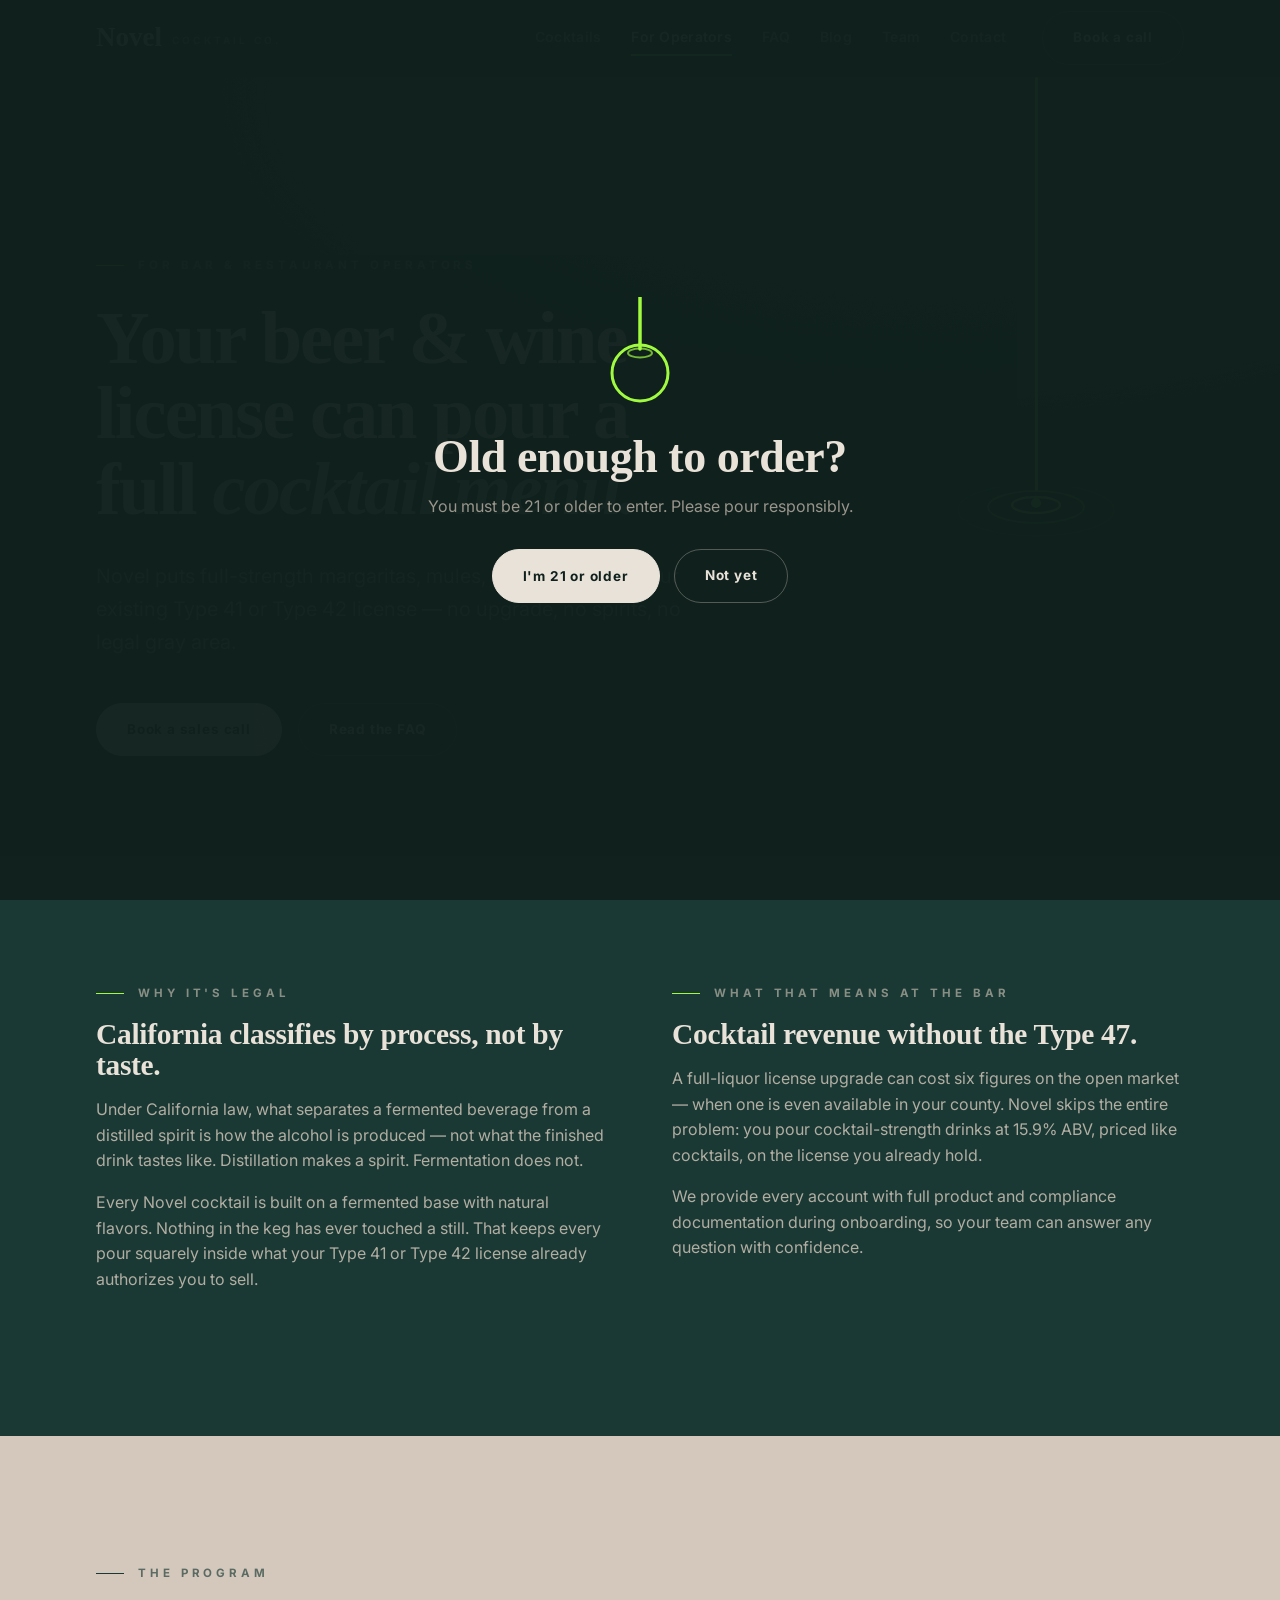
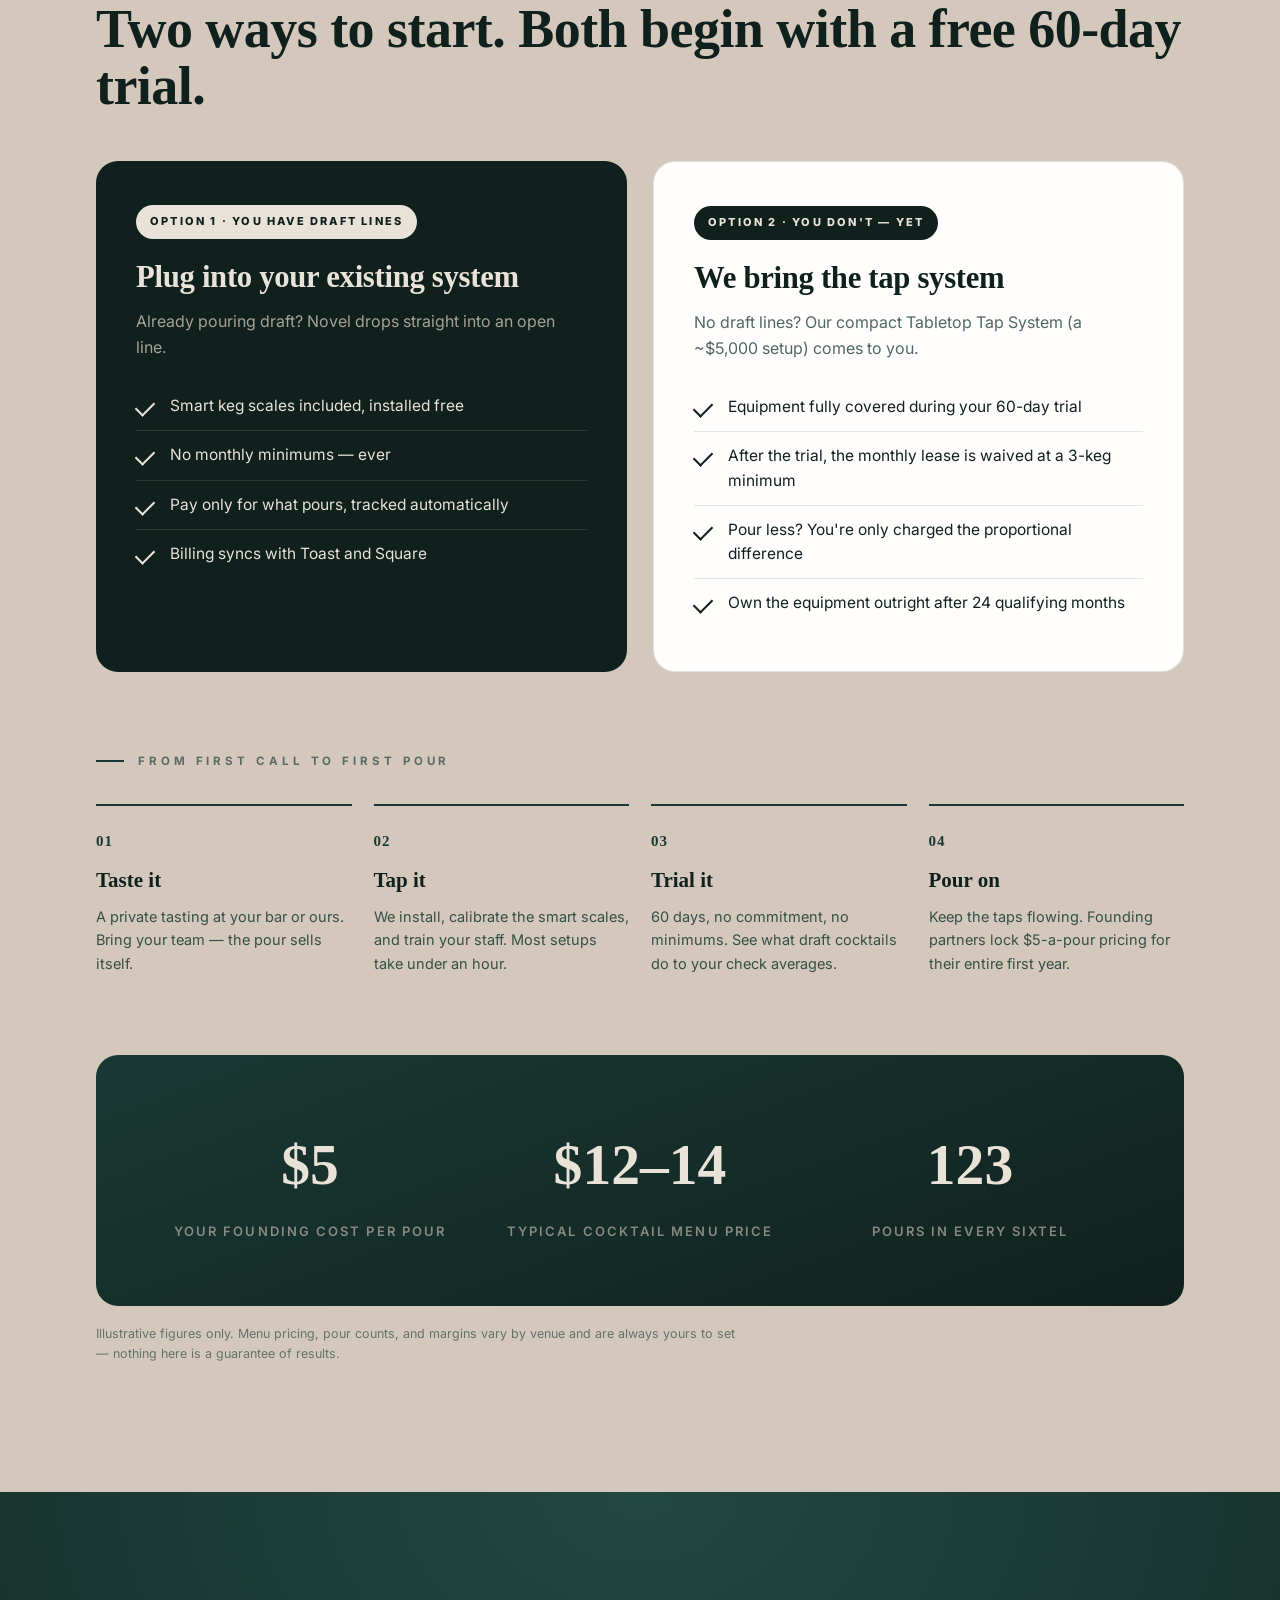
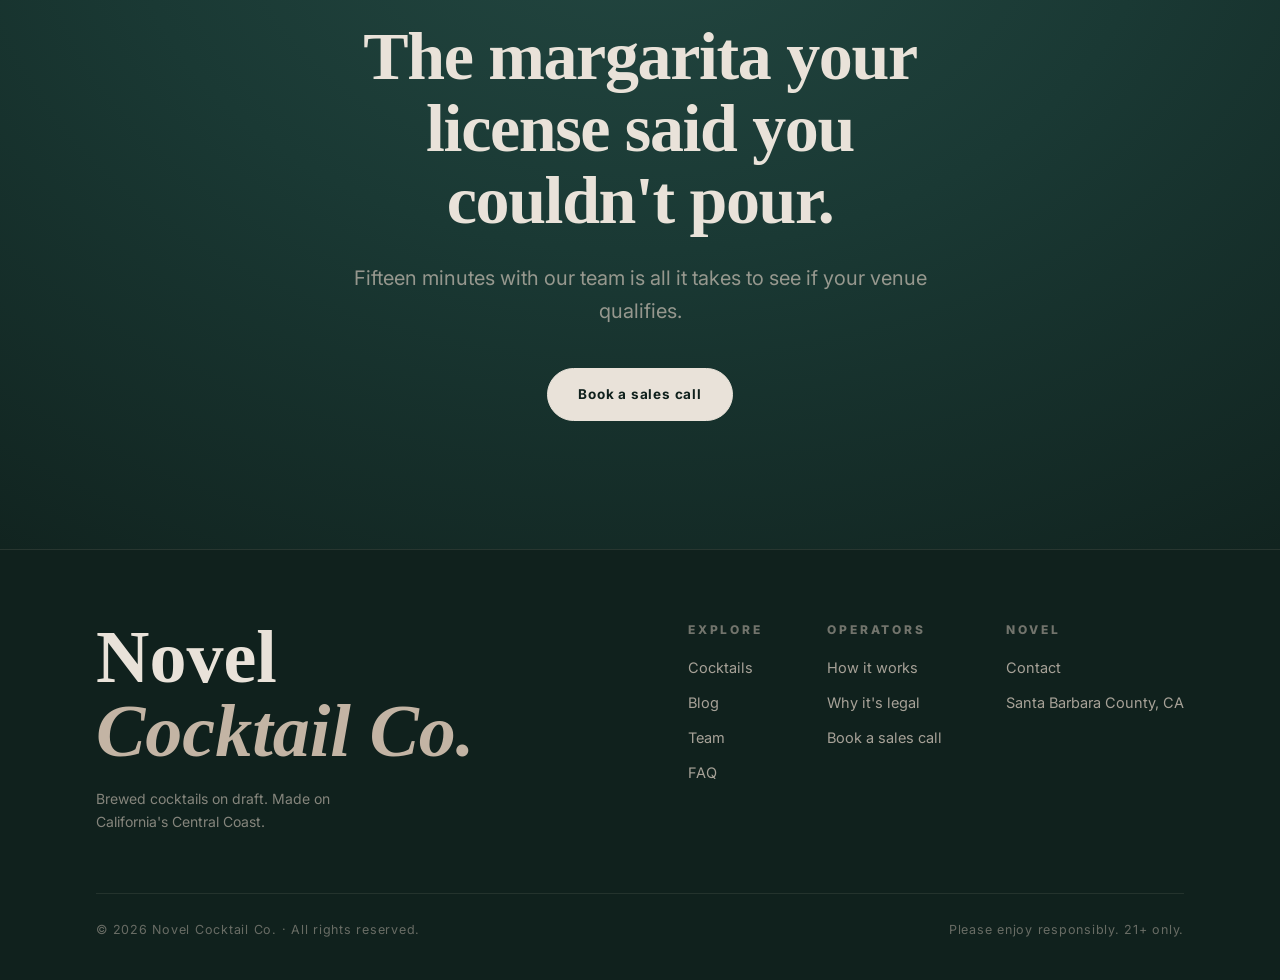
<file: operators.html>
<!doctype html>
<html lang="en">
<head>
<meta charset="utf-8">
<meta name="viewport" content="width=device-width, initial-scale=1">
<title>For Bar & Restaurant Operators — Novel Cocktail Co.</title>
<meta name="description" content="Pour full-strength cocktails on your existing Type 41 or Type 42 beer & wine license — no upgrade, no spirits, no legal gray area.">
<link rel="canonical" href="https://drinknovel.com/operators.html">
<meta property="og:type" content="website">
<meta property="og:title" content="For Bar & Restaurant Operators — Novel Cocktail Co.">
<meta property="og:description" content="Pour full-strength cocktails on your existing Type 41 or Type 42 beer & wine license — no upgrade, no spirits, no legal gray area.">
<meta property="og:site_name" content="Novel Cocktail Co.">
<meta name="robots" content="index,follow">
<link rel="preconnect" href="https://fonts.googleapis.com">
<link href="https://fonts.googleapis.com/css2?family=Inter:wght@400;500;600;700;800&display=swap" rel="stylesheet">
<link rel="icon" href="data:image/svg+xml,%3Csvg xmlns='http://www.w3.org/2000/svg' viewBox='0 0 64 64'%3E%3Crect width='64' height='64' rx='14' fill='%2310211d'/%3E%3Cline x1='32' y1='6' x2='32' y2='30' stroke='%23a0fa40' stroke-width='4' stroke-linecap='round'/%3E%3Ccircle cx='32' cy='40' r='16' fill='none' stroke='%23a0fa40' stroke-width='4'/%3E%3C/svg%3E">
<link rel="stylesheet" href="site.css">
</head>
<body>
<div class="grain"></div>

<!-- AGE GATE -->
<div class="gate" id="gate">
  <div class="gate-card">
    <svg width="72" height="110" viewBox="0 0 72 110" style="margin:0 auto;display:block">
      <line x1="36" y1="0" x2="36" y2="52" stroke="#a0fa40" stroke-width="3.5" stroke-linecap="round"/>
      <circle cx="36" cy="76" r="28" fill="none" stroke="#a0fa40" stroke-width="3"/>
      <ellipse cx="36" cy="56" rx="12" ry="4.5" fill="none" stroke="#a0fa40" stroke-width="2" opacity=".7"/>
    </svg>
    <h2>Old enough to order?</h2>
    <p>You must be 21 or older to enter. Please pour responsibly.</p>
    <div class="gate-btns">
      <button class="btn solid" onclick="enterSite()">I'm 21 or older</button>
      <a class="btn" href="https://www.responsibility.org">Not yet</a>
    </div>
  </div>
</div>

<script>try{if(localStorage.getItem("novel21ok"))document.getElementById("gate").style.display="none"}catch(e){}</script>
<!-- NAV -->
<nav>
  <div class="nav-in">
    <a class="wordmark" href="index.html"><span class="n">Novel</span><span class="cc">Cocktail Co.</span></a>
    <div class="nav-links" id="navLinks">
      <a href="cocktails.html">Cocktails</a>
      <a href="operators.html" class="active">For Operators</a>
      <a href="faq.html">FAQ</a>
      <a href="blog.html">Blog</a>
      <a href="team.html">Team</a>
      <a href="contact.html">Contact</a>
    </div>
    <a class="btn nav-cta" href="contact.html">Book a call</a>
    <button class="burger" id="burger" aria-label="Menu"><span></span><span></span><span></span></button>
  </div>
</nav>
<div class="mobile-menu" id="mobileMenu">
  <a href="index.html">Home</a>
  <a href="cocktails.html">Cocktails</a>
  <a href="operators.html" class="active">For Operators</a>
  <a href="faq.html">FAQ</a>
  <a href="blog.html">Blog</a>
  <a href="team.html">Team</a>
  <a href="contact.html">Contact</a>
</div>

<main id="app">
  <section class="hero" style="padding-bottom:clamp(60px,8vw,100px)"><div class="pour-wrap" style="right:12%;--drop:min(46vh,420px)">
  <div class="pour-line" style="--drop:min(46vh,420px)"></div>
  <svg class="ripples" width="180" height="70" viewBox="-90 -10 180 70">
    <circle cx="0" cy="6" r="5" fill="#a0fa40"/>
    <ellipse cx="0" cy="8" rx="24" ry="8" fill="none" stroke="#a0fa40" stroke-width="2.5" opacity=".9"/>
    <ellipse cx="0" cy="10" rx="48" ry="16" fill="none" stroke="#a0fa40" stroke-width="2" opacity=".5"/>
    <ellipse cx="0" cy="13" rx="78" ry="26" fill="none" stroke="#a0fa40" stroke-width="2" opacity=".22"/>
  </svg></div>
    <div class="wrap">
      <div class="eyebrow rv">For bar &amp; restaurant operators</div>
      <h1 class="rv" style="font-size:clamp(42px,5.8vw,78px);max-width:16ch;margin-top:26px">Your beer &amp; wine license can pour a full <em class="pop">cocktail menu.</em></h1>
      <p class="lead rv">Novel puts full-strength margaritas, mules, and spritzes on your existing Type 41 or Type 42 license — no upgrade, no spirits, no legal gray area.</p>
      <div class="hero-ctas rv"><a class="btn solid" href="contact.html">Book a sales call</a><a class="btn" href="faq.html">Read the FAQ</a></div>
    </div>
  </section>

  <section class="section-pad on-forest">
    <div class="wrap legal-cols">
      <div class="rv">
        <div class="eyebrow">Why it's legal</div>
        <h3 style="margin-top:16px">California classifies by process, not by taste.</h3>
        <p>Under California law, what separates a fermented beverage from a distilled spirit is how the alcohol is produced — not what the finished drink tastes like. Distillation makes a spirit. Fermentation does not.</p>
        <p>Every Novel cocktail is built on a fermented base with natural flavors. Nothing in the keg has ever touched a still. That keeps every pour squarely inside what your Type 41 or Type 42 license already authorizes you to sell.</p>
      </div>
      <div class="rv">
        <div class="eyebrow">What that means at the bar</div>
        <h3 style="margin-top:16px">Cocktail revenue without the Type 47.</h3>
        <p>A full-liquor license upgrade can cost six figures on the open market — when one is even available in your county. Novel skips the entire problem: you pour cocktail-strength drinks at 15.9% ABV, priced like cocktails, on the license you already hold.</p>
        <!-- TODO (Nico): restore a producer-licensing sentence here once counsel confirms the correct licence for the malt base. The old line claimed "a licensed California wine blender", which is no longer accurate. -->
        <p>We provide every account with full product and compliance documentation during onboarding, so your team can answer any question with confidence.</p>
      </div>
    </div>
  </section>

  <section class="section-pad on-stone">
    <div class="wrap">
      <div class="eyebrow rv">The program</div>
      <h2 class="rv" style="font-size:clamp(34px,4.4vw,54px);margin:18px 0 46px">Two ways to start. Both begin with a free 60-day trial.</h2>
      <div class="opt-grid">
        <div class="opt rv" style="background:var(--ink);color:var(--stone-soft)">
          <span class="tag" style="background:var(--stone-soft);color:var(--ink)">Option 1 · You have draft lines</span>
          <h3>Plug into your existing system</h3>
          <p style="color:#d4c8bcc4">Already pouring draft? Novel drops straight into an open line.</p>
          <ul style="color:#e9e2d9">
            <li style="border-color:#d4c8bc26">Smart keg scales included, installed free</li>
            <li style="border-color:#d4c8bc26">No monthly minimums — ever</li>
            <li style="border-color:#d4c8bc26">Pay only for what pours, tracked automatically</li>
            <li style="border-color:#d4c8bc26">Billing syncs with Toast and Square</li>
          </ul>
        </div>
        <div class="opt rv" style="background:#fffefc;color:var(--ink);border:1.5px solid #1a393426">
          <span class="tag" style="background:var(--ink);color:var(--stone-soft)">Option 2 · You don't — yet</span>
          <h3>We bring the tap system</h3>
          <p style="color:#1a3934c4">No draft lines? Our compact Tabletop Tap System (a ~$5,000 setup) comes to you.</p>
          <ul style="color:var(--ink)">
            <li style="border-color:#1a393420">Equipment fully covered during your 60-day trial</li>
            <li style="border-color:#1a393420">After the trial, the monthly lease is waived at a 3-keg minimum</li>
            <li style="border-color:#1a393420">Pour less? You're only charged the proportional difference</li>
            <li style="border-color:#1a393420">Own the equipment outright after 24 qualifying months</li>
          </ul>
        </div>
      </div>

      <div style="margin-top:80px">
        <div class="eyebrow rv">From first call to first pour</div>
        <div class="steps" style="margin-top:34px">
          <div class="step rv"><h4>Taste it</h4><p>A private tasting at your bar or ours. Bring your team — the pour sells itself.</p></div>
          <div class="step rv"><h4>Tap it</h4><p>We install, calibrate the smart scales, and train your staff. Most setups take under an hour.</p></div>
          <div class="step rv"><h4>Trial it</h4><p>60 days, no commitment, no minimums. See what draft cocktails do to your check averages.</p></div>
          <div class="step rv"><h4>Pour on</h4><p>Keep the taps flowing. Founding partners lock $5-a-pour pricing for their entire first year.</p></div>
        </div>
      </div>

      <div style="margin-top:80px">
        <div class="math-band rv">
          <div><div class="v">$5</div><div class="l">Your founding cost per pour</div></div>
          <div><div class="v">$12–14</div><div class="l">Typical cocktail menu price</div></div>
          <div><div class="v">123</div><div class="l">Pours in every sixtel</div></div>
        </div>
        <p class="fineprint rv">Illustrative figures only. Menu pricing, pour counts, and margins vary by venue and are always yours to set — nothing here is a guarantee of results.</p>
      </div>
    </div>
  </section>

  <section class="section-pad cta-band">
    <div class="wrap">
      <h2 class="rv">The margarita your license said you couldn't pour.</h2>
      <p class="lead rv">Fifteen minutes with our team is all it takes to see if your venue qualifies.</p>
      <a class="btn solid rv" href="contact.html">Book a sales call</a>
    </div>
  </section>
</main>

<!-- FOOTER -->
<footer>
  <div class="wrap">
    <div class="foot-top">
      <div>
        <div class="foot-word">Novel<br><em>Cocktail Co.</em></div>
        <p style="margin-top:20px;font-size:14px;color:#d4c8bc99;max-width:34ch">Brewed cocktails on draft. Made on California's Central Coast.</p>
      </div>
      <div class="foot-links">
        <div><b>Explore</b><a href="cocktails.html">Cocktails</a><a href="blog.html">Blog</a><a href="team.html">Team</a><a href="faq.html">FAQ</a></div>
        <div><b>Operators</b><a href="operators.html">How it works</a><a href="operators.html">Why it's legal</a><a href="contact.html">Book a sales call</a></div>
        <div><b>Novel</b><a href="contact.html">Contact</a><a href="index.html">Santa Barbara County, CA</a></div>
      </div>
    </div>
    <div class="foot-base">
      <span>© 2026 Novel Cocktail Co. · All rights reserved.</span>
      <span>Please enjoy responsibly. 21+ only.</span>
    </div>
  </div>
</footer>

<script src="site.js"></script>
<script>initPage();</script>
</body>
</html>
</file>
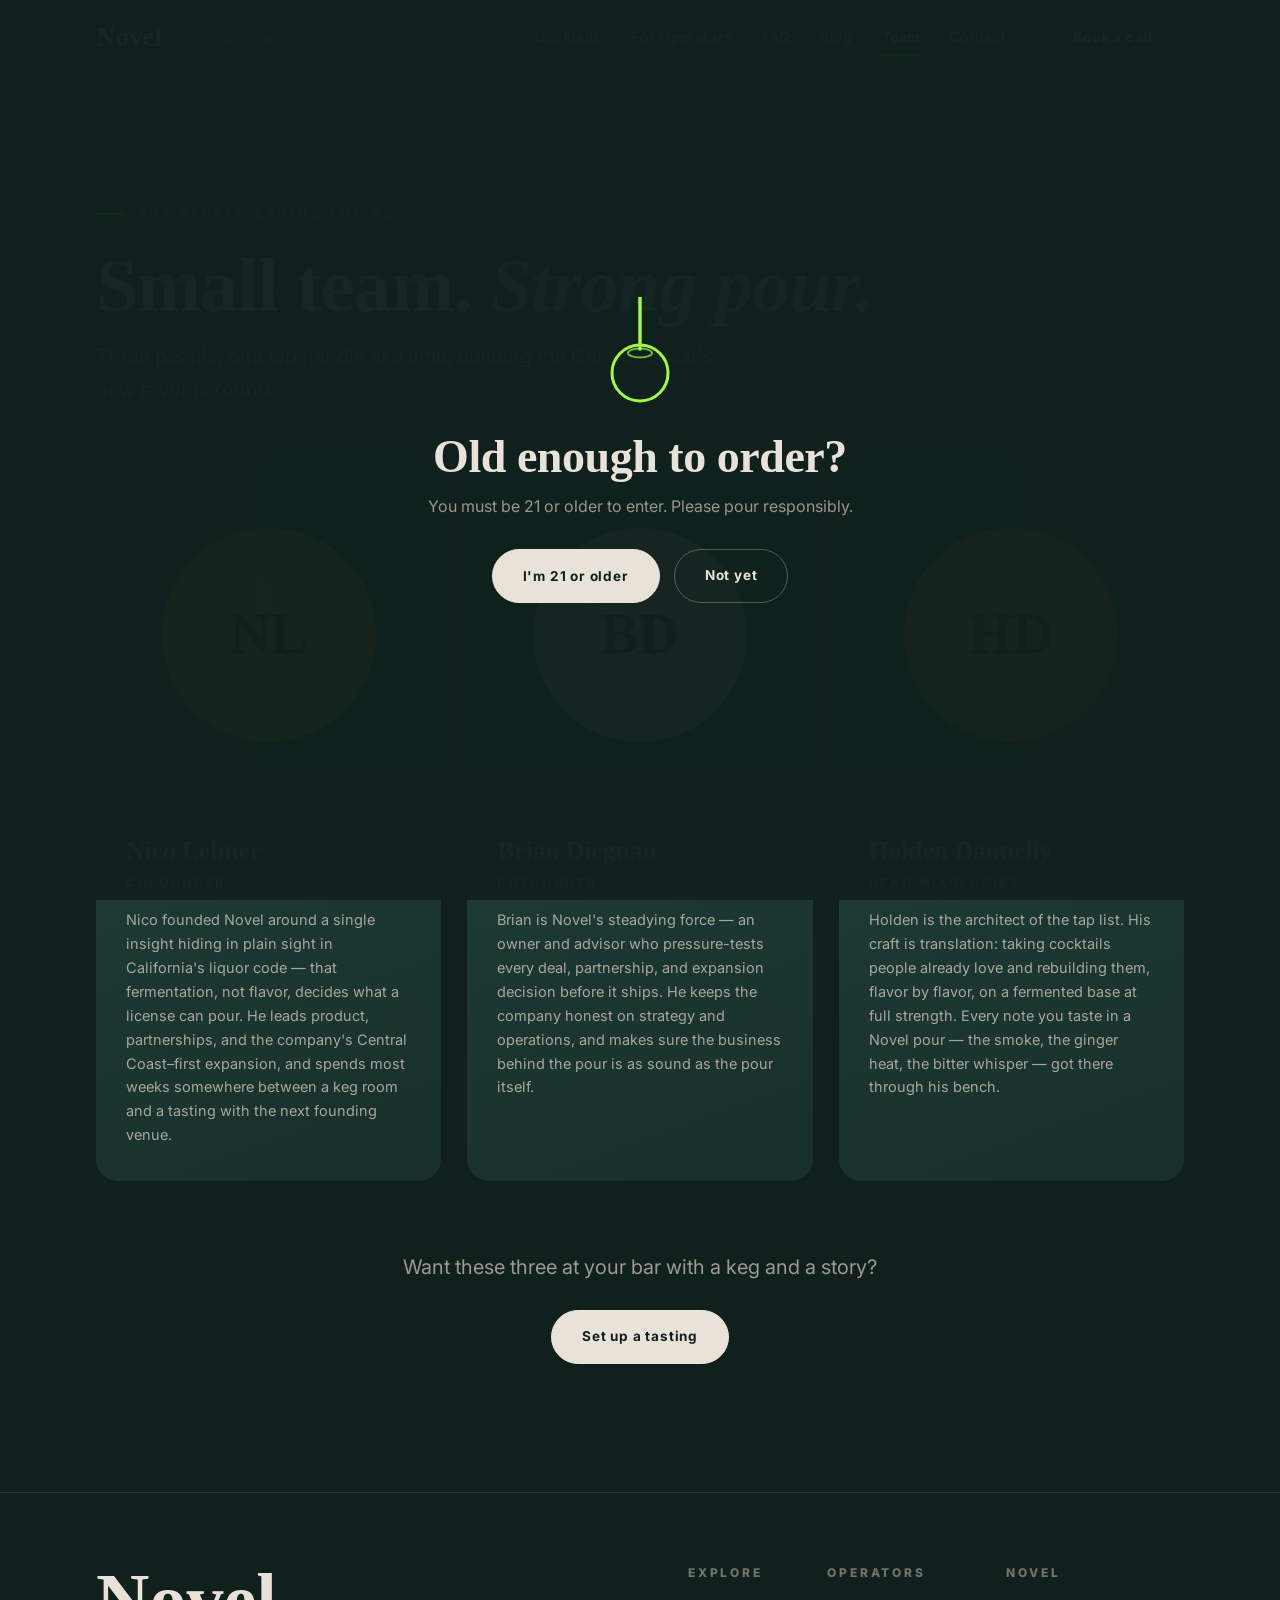
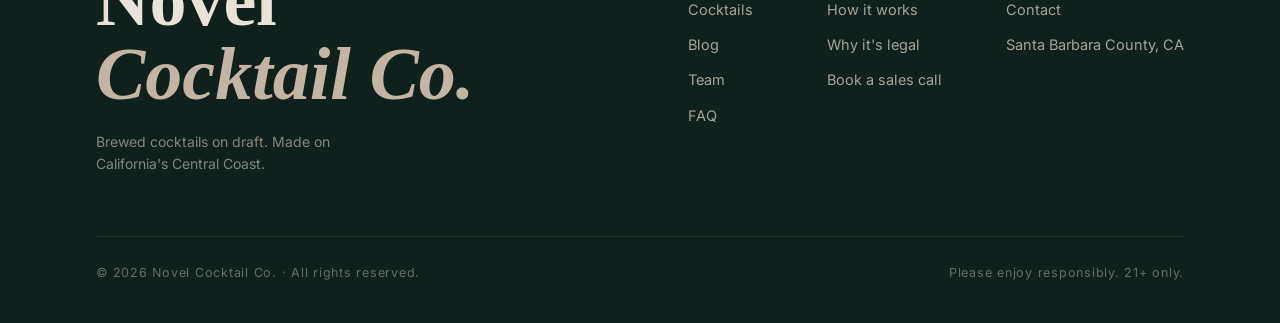
<file: team.html>
<!doctype html>
<html lang="en">
<head>
<meta charset="utf-8">
<meta name="viewport" content="width=device-width, initial-scale=1">
<title>Team — Novel Cocktail Co.</title>
<meta name="description" content="Meet the people building Novel Cocktail Co.: Nico Lehner and Brian Diegnan, cofounders, and Holden Dannelly, Head Mixologist.">
<link rel="canonical" href="https://drinknovel.com/team.html">
<meta property="og:type" content="website">
<meta property="og:title" content="Team — Novel Cocktail Co.">
<meta property="og:description" content="Meet the people building Novel Cocktail Co.: Nico Lehner and Brian Diegnan, cofounders, and Holden Dannelly, Head Mixologist.">
<meta property="og:site_name" content="Novel Cocktail Co.">
<meta name="robots" content="index,follow">
<link rel="preconnect" href="https://fonts.googleapis.com">
<link href="https://fonts.googleapis.com/css2?family=Inter:wght@400;500;600;700;800&display=swap" rel="stylesheet">
<link rel="icon" href="data:image/svg+xml,%3Csvg xmlns='http://www.w3.org/2000/svg' viewBox='0 0 64 64'%3E%3Crect width='64' height='64' rx='14' fill='%2310211d'/%3E%3Cline x1='32' y1='6' x2='32' y2='30' stroke='%23a0fa40' stroke-width='4' stroke-linecap='round'/%3E%3Ccircle cx='32' cy='40' r='16' fill='none' stroke='%23a0fa40' stroke-width='4'/%3E%3C/svg%3E">
<link rel="stylesheet" href="site.css">
</head>
<body>
<div class="grain"></div>

<!-- AGE GATE -->
<div class="gate" id="gate">
  <div class="gate-card">
    <svg width="72" height="110" viewBox="0 0 72 110" style="margin:0 auto;display:block">
      <line x1="36" y1="0" x2="36" y2="52" stroke="#a0fa40" stroke-width="3.5" stroke-linecap="round"/>
      <circle cx="36" cy="76" r="28" fill="none" stroke="#a0fa40" stroke-width="3"/>
      <ellipse cx="36" cy="56" rx="12" ry="4.5" fill="none" stroke="#a0fa40" stroke-width="2" opacity=".7"/>
    </svg>
    <h2>Old enough to order?</h2>
    <p>You must be 21 or older to enter. Please pour responsibly.</p>
    <div class="gate-btns">
      <button class="btn solid" onclick="enterSite()">I'm 21 or older</button>
      <a class="btn" href="https://www.responsibility.org">Not yet</a>
    </div>
  </div>
</div>

<script>try{if(localStorage.getItem("novel21ok"))document.getElementById("gate").style.display="none"}catch(e){}</script>
<!-- NAV -->
<nav>
  <div class="nav-in">
    <a class="wordmark" href="index.html"><span class="n">Novel</span><span class="cc">Cocktail Co.</span></a>
    <div class="nav-links" id="navLinks">
      <a href="cocktails.html">Cocktails</a>
      <a href="operators.html">For Operators</a>
      <a href="faq.html">FAQ</a>
      <a href="blog.html">Blog</a>
      <a href="team.html" class="active">Team</a>
      <a href="contact.html">Contact</a>
    </div>
    <a class="btn nav-cta" href="contact.html">Book a call</a>
    <button class="burger" id="burger" aria-label="Menu"><span></span><span></span><span></span></button>
  </div>
</nav>
<div class="mobile-menu" id="mobileMenu">
  <a href="index.html">Home</a>
  <a href="cocktails.html">Cocktails</a>
  <a href="operators.html">For Operators</a>
  <a href="faq.html">FAQ</a>
  <a href="blog.html">Blog</a>
  <a href="team.html" class="active">Team</a>
  <a href="contact.html">Contact</a>
</div>

<main id="app">
  <section class="section-pad">
    <div class="wrap">
      <div class="eyebrow rv">The people behind the pour</div>
      <h1 class="rv" style="font-size:clamp(44px,6vw,76px);margin:22px 0 14px">Small team. <em class="pop">Strong pour.</em></h1>
      <p class="lead rv" style="margin-bottom:56px">Three people, one tap handle at a time, building the Central Coast's new favorite round.</p>
      <div class="team-grid">
        
        <article class="member rv">
          <div class="portrait" style="background:var(--forest)">
            <div class="pline"></div>
            <div class="ring" style="background:radial-gradient(circle at 38% 32%,#f2a93b,#f2a93bc9)">NL</div>
          </div>
          <div class="info">
            <h3>Nico Lehner</h3>
            <div class="role">Cofounder</div>
            <p>Nico founded Novel around a single insight hiding in plain sight in California's liquor code — that fermentation, not flavor, decides what a license can pour. He leads product, partnerships, and the company's Central Coast–first expansion, and spends most weeks somewhere between a keg room and a tasting with the next founding venue.</p>
          </div>
        </article>
        <article class="member rv">
          <div class="portrait" style="background:var(--forest)">
            <div class="pline"></div>
            <div class="ring" style="background:radial-gradient(circle at 38% 32%,#d4c8bc,#d4c8bcc9)">BD</div>
          </div>
          <div class="info">
            <h3>Brian Diegnan</h3>
            <div class="role">Cofounder</div>
            <p>Brian is Novel's steadying force — an owner and advisor who pressure-tests every deal, partnership, and expansion decision before it ships. He keeps the company honest on strategy and operations, and makes sure the business behind the pour is as sound as the pour itself.</p>
          </div>
        </article>
        <article class="member rv">
          <div class="portrait" style="background:var(--forest)">
            <div class="pline"></div>
            <div class="ring" style="background:radial-gradient(circle at 38% 32%,#f0714f,#f0714fc9)">HD</div>
          </div>
          <div class="info">
            <h3>Holden Dannelly</h3>
            <div class="role">Head Mixologist</div>
            <p>Holden is the architect of the tap list. His craft is translation: taking cocktails people already love and rebuilding them, flavor by flavor, on a fermented base at full strength. Every note you taste in a Novel pour — the smoke, the ginger heat, the bitter whisper — got there through his bench.</p>
          </div>
        </article>
      </div>
      <div class="rv" style="margin-top:70px;text-align:center">
        <p class="lead" style="margin:0 auto 26px">Want these three at your bar with a keg and a story?</p>
        <a class="btn solid" href="contact.html">Set up a tasting</a>
      </div>
    </div>
  </section>
</main>

<!-- FOOTER -->
<footer>
  <div class="wrap">
    <div class="foot-top">
      <div>
        <div class="foot-word">Novel<br><em>Cocktail Co.</em></div>
        <p style="margin-top:20px;font-size:14px;color:#d4c8bc99;max-width:34ch">Brewed cocktails on draft. Made on California's Central Coast.</p>
      </div>
      <div class="foot-links">
        <div><b>Explore</b><a href="cocktails.html">Cocktails</a><a href="blog.html">Blog</a><a href="team.html">Team</a><a href="faq.html">FAQ</a></div>
        <div><b>Operators</b><a href="operators.html">How it works</a><a href="operators.html">Why it's legal</a><a href="contact.html">Book a sales call</a></div>
        <div><b>Novel</b><a href="contact.html">Contact</a><a href="index.html">Santa Barbara County, CA</a></div>
      </div>
    </div>
    <div class="foot-base">
      <span>© 2026 Novel Cocktail Co. · All rights reserved.</span>
      <span>Please enjoy responsibly. 21+ only.</span>
    </div>
  </div>
</footer>

<script src="site.js"></script>
<script>initPage();</script>
</body>
</html>
</file>
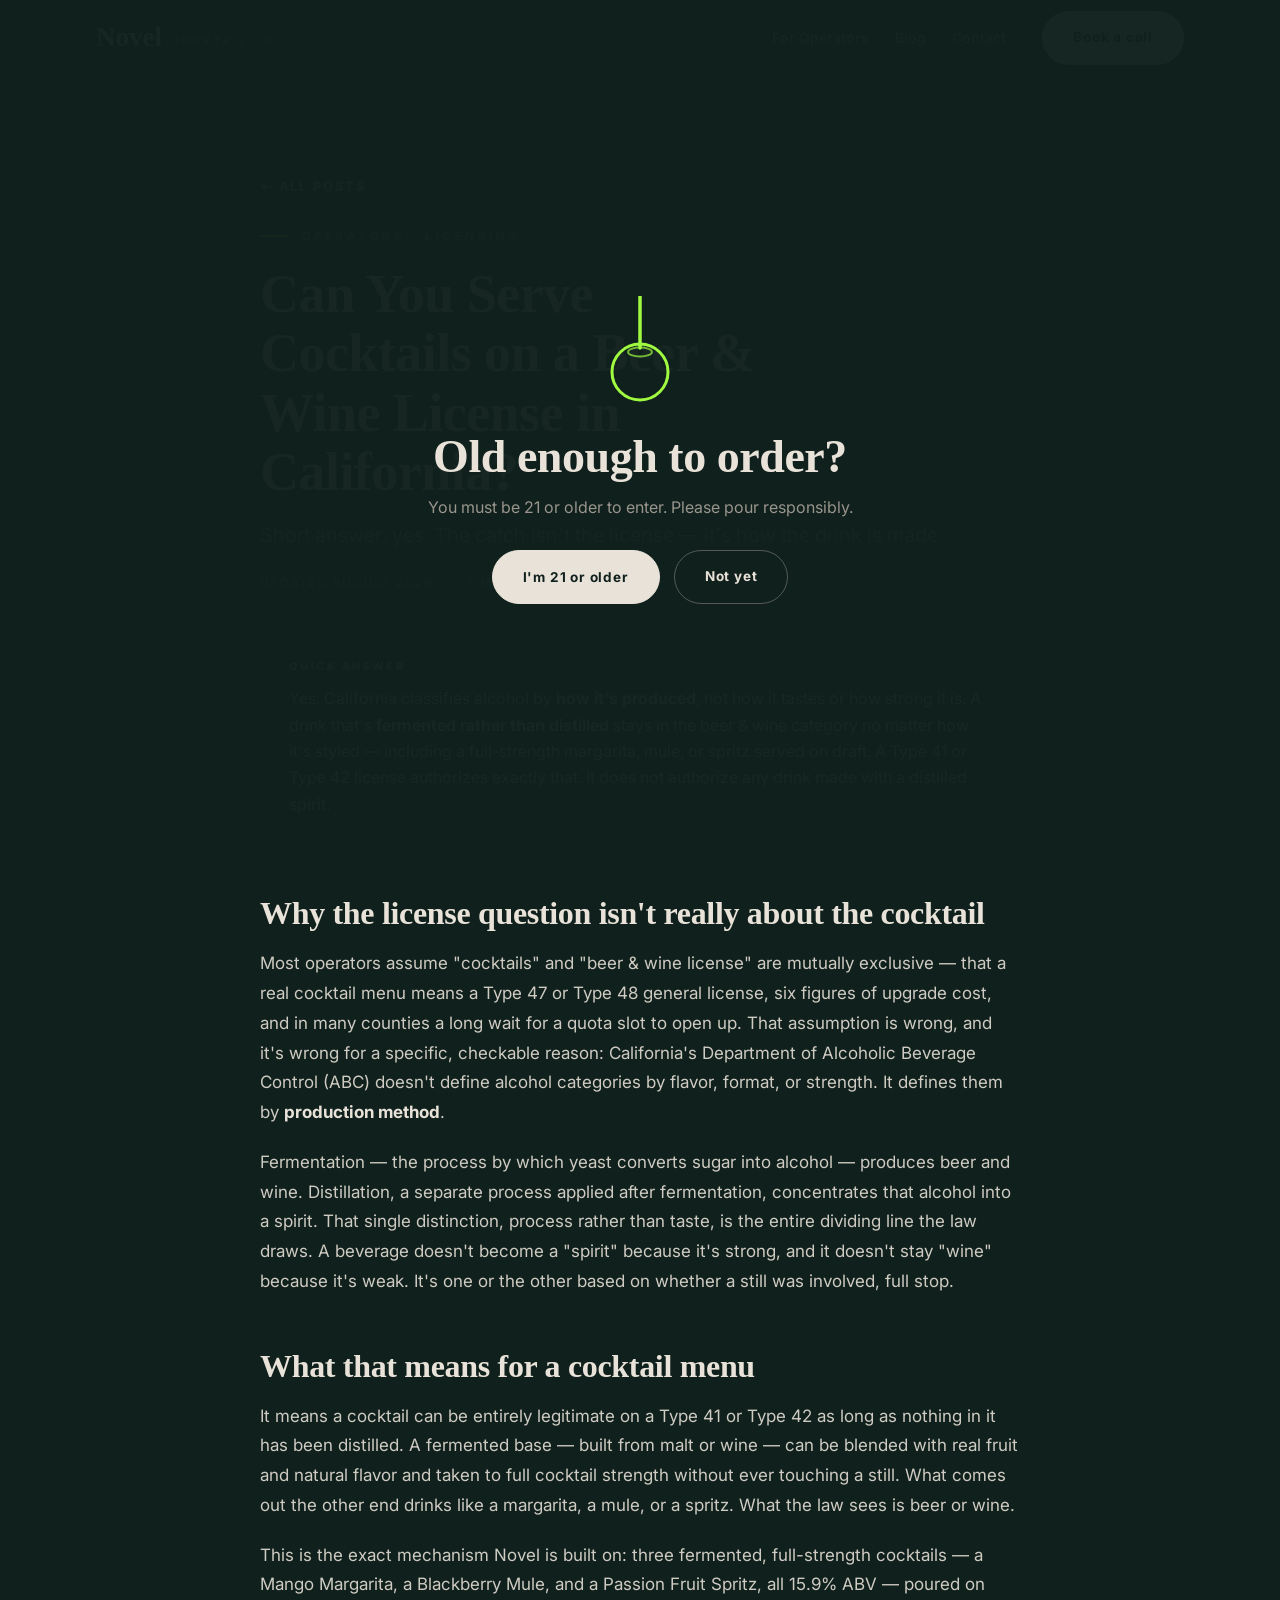
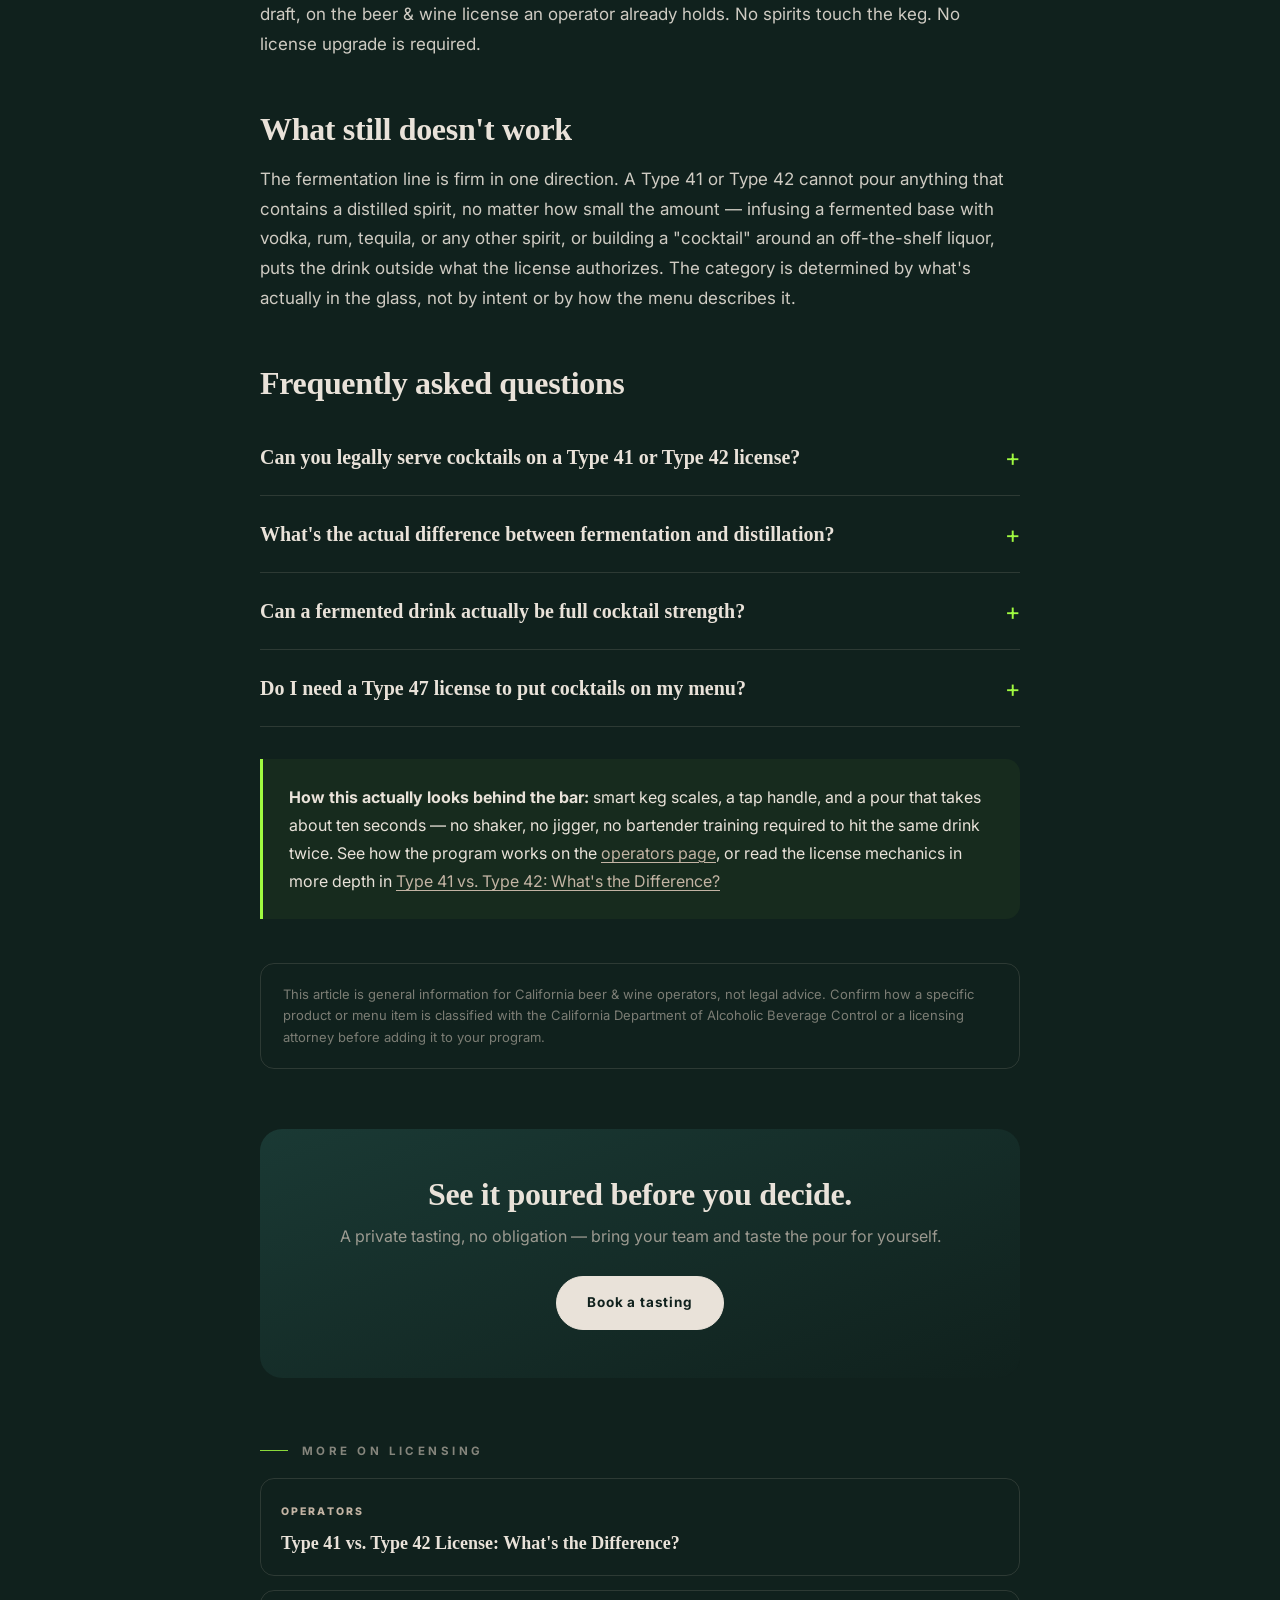
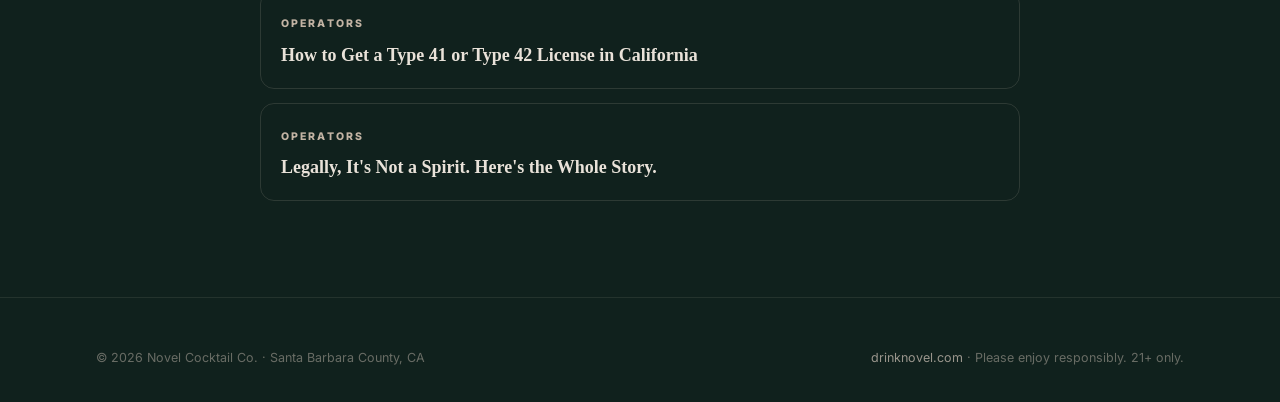
<file: blog/cocktails-on-beer-wine-license.html>
<!doctype html>
<html lang="en">
<head>
<meta charset="utf-8">
<meta name="viewport" content="width=device-width, initial-scale=1">
<title>Can You Serve Cocktails on a Beer & Wine License in California? | Novel Cocktail Co.</title>
<meta name="description" content="Yes — if the drink is fermented rather than distilled. California classifies alcohol by production method, not flavor, so a fermented cocktail-strength drink still qualifies as beer or wine. Here's how Type 41 and Type 42 venues do it.">
<link rel="canonical" href="https://drinknovel.com/blog/cocktails-on-beer-wine-license.html">
<meta property="og:type" content="article">
<meta property="og:title" content="Can You Serve Cocktails on a Beer & Wine License in California?">
<meta property="og:description" content="California classifies alcohol by how it's made, not how it tastes. Here's how a Type 41 or Type 42 venue can legally pour full-strength cocktails.">
<meta property="og:site_name" content="Novel Cocktail Co.">
<meta name="robots" content="index,follow">
<link rel="preconnect" href="https://fonts.googleapis.com">
<link href="https://fonts.googleapis.com/css2?family=Inter:wght@400;500;600;700;800&display=swap" rel="stylesheet">
<link rel="icon" href="data:image/svg+xml,%3Csvg xmlns='http://www.w3.org/2000/svg' viewBox='0 0 64 64'%3E%3Crect width='64' height='64' rx='14' fill='%2310211d'/%3E%3Cline x1='32' y1='6' x2='32' y2='30' stroke='%23a0fa40' stroke-width='4' stroke-linecap='round'/%3E%3Ccircle cx='32' cy='40' r='16' fill='none' stroke='%23a0fa40' stroke-width='4'/%3E%3C/svg%3E">
<link rel="stylesheet" href="blog.css">
<script type="application/ld+json">
{
  "@context": "https://schema.org",
  "@type": "Article",
  "headline": "Can You Serve Cocktails on a Beer & Wine License in California?",
  "description": "Yes — if the drink is fermented rather than distilled. California classifies alcohol by production method, not flavor, so a fermented cocktail-strength drink still qualifies as beer or wine.",
  "datePublished": "2026-08-31",
  "dateModified": "2026-08-31",
  "author": {"@type": "Organization", "name": "Novel Cocktail Co."},
  "publisher": {"@type": "Organization", "name": "Novel Cocktail Co."},
  "mainEntityOfPage": "https://drinknovel.com/blog/cocktails-on-beer-wine-license.html"
}
</script>
<script type="application/ld+json">
{
  "@context": "https://schema.org",
  "@type": "FAQPage",
  "mainEntity": [
    {"@type": "Question", "name": "Can you legally serve cocktails on a Type 41 or Type 42 license?",
     "acceptedAnswer": {"@type": "Answer", "text": "Yes, as long as the drink is fermented rather than distilled. California classifies alcohol by how it's produced — fermentation makes beer or wine, distillation makes a spirit — regardless of how the finished drink is styled, flavored, or served."}},
    {"@type": "Question", "name": "What is the difference between fermentation and distillation in California alcohol law?",
     "acceptedAnswer": {"@type": "Answer", "text": "Fermentation is the process by which yeast converts sugar into alcohol, producing beer or wine. Distillation is a separate process that concentrates alcohol after fermentation, producing spirits such as vodka, whiskey, or tequila. California's license categories follow this production method, not the finished beverage's taste or strength."}},
    {"@type": "Question", "name": "Can a fermented drink be full cocktail strength?",
     "acceptedAnswer": {"@type": "Answer", "text": "Yes. Fermentation strength is not capped at wine-typical ABV. A fermented base can be built up to full cocktail strength — Novel's cocktails are 15.9% ABV — while remaining entirely fermented and never distilled."}},
    {"@type": "Question", "name": "Do I need a Type 47 license to serve cocktails?",
     "acceptedAnswer": {"@type": "Answer", "text": "Only if the cocktail contains a distilled spirit. A cocktail built on a fermented base, at any strength, does not require a Type 47 or Type 48 general license — it pours on the beer & wine license a Type 41 or Type 42 operator already holds."}}
  ]
}
</script>
</head>
<body>
<div class="grain"></div>
<div class="gate" id="gate">
  <div class="gate-card">
    <svg width="72" height="110" viewBox="0 0 72 110" style="margin:0 auto;display:block">
      <line x1="36" y1="0" x2="36" y2="52" stroke="#a0fa40" stroke-width="3.5" stroke-linecap="round"/>
      <circle cx="36" cy="76" r="28" fill="none" stroke="#a0fa40" stroke-width="3"/>
      <ellipse cx="36" cy="56" rx="12" ry="4.5" fill="none" stroke="#a0fa40" stroke-width="2" opacity=".7"/>
    </svg>
    <h2>Old enough to order?</h2>
    <p>You must be 21 or older to enter. Please pour responsibly.</p>
    <div class="gate-btns">
      <button class="btn solid" onclick="enterSite()">I'm 21 or older</button>
      <a class="btn" href="https://www.responsibility.org">Not yet</a>
    </div>
  </div>
</div>
<script src="../site.js"></script>
<script>try{if(localStorage.getItem("novel21ok"))document.getElementById("gate").style.display="none"}catch(e){}</script>
<nav>
  <div class="nav-in">
    <a class="wordmark" href="../index.html"><span class="n">Novel</span><span class="cc">Cocktail Co.</span></a>
    <div class="nav-links">
      <a href="../operators.html">For Operators</a>
      <a href="../blog.html">Blog</a>
      <a href="../contact.html">Contact</a>
    </div>
    <a class="btn solid" href="../contact.html">Book a call</a>
  </div>
</nav>

<main>
<div class="wrap section-pad">
  <a class="backlink" href="../blog.html">← All posts</a>
  <article>
    <div class="eyebrow" style="margin-top:28px">Operators · Licensing</div>
    <h1>Can You Serve Cocktails on a Beer &amp; Wine License in California?</h1>
    <p class="dek">Short answer: yes. The catch isn't the license — it's how the drink is made.</p>
    <div class="meta-row"><span>Updated August 2026</span><span>5 min read</span></div>

    <div class="tldr">
      <b>Quick answer</b>
      <p>Yes. California classifies alcohol by <strong>how it's produced</strong>, not how it tastes or how strong it is. A drink that's <strong>fermented rather than distilled</strong> stays in the beer &amp; wine category no matter how it's styled — including a full-strength margarita, mule, or spritz served on draft. A Type 41 or Type 42 license authorizes exactly that. It does not authorize any drink made with a distilled spirit.</p>
    </div>

    <div class="body">
      <h2>Why the license question isn't really about the cocktail</h2>
      <p>Most operators assume "cocktails" and "beer & wine license" are mutually exclusive — that a real cocktail menu means a Type 47 or Type 48 general license, six figures of upgrade cost, and in many counties a long wait for a quota slot to open up. That assumption is wrong, and it's wrong for a specific, checkable reason: California's Department of Alcoholic Beverage Control (ABC) doesn't define alcohol categories by flavor, format, or strength. It defines them by <strong>production method</strong>.</p>
      <p>Fermentation — the process by which yeast converts sugar into alcohol — produces beer and wine. Distillation, a separate process applied after fermentation, concentrates that alcohol into a spirit. That single distinction, process rather than taste, is the entire dividing line the law draws. A beverage doesn't become a "spirit" because it's strong, and it doesn't stay "wine" because it's weak. It's one or the other based on whether a still was involved, full stop.</p>

      <h2>What that means for a cocktail menu</h2>
      <p>It means a cocktail can be entirely legitimate on a Type 41 or Type 42 as long as nothing in it has been distilled. A fermented base — built from malt or wine — can be blended with real fruit and natural flavor and taken to full cocktail strength without ever touching a still. What comes out the other end drinks like a margarita, a mule, or a spritz. What the law sees is beer or wine.</p>
      <p>This is the exact mechanism Novel is built on: three fermented, full-strength cocktails — a Mango Margarita, a Blackberry Mule, and a Passion Fruit Spritz, all 15.9% ABV — poured on draft, on the beer &amp; wine license an operator already holds. No spirits touch the keg. No license upgrade is required.</p>

      <h2>What still doesn't work</h2>
      <p>The fermentation line is firm in one direction. A Type 41 or Type 42 cannot pour anything that contains a distilled spirit, no matter how small the amount — infusing a fermented base with vodka, rum, tequila, or any other spirit, or building a "cocktail" around an off-the-shelf liquor, puts the drink outside what the license authorizes. The category is determined by what's actually in the glass, not by intent or by how the menu describes it.</p>

      <h2>Frequently asked questions</h2>

      <details>
        <summary>Can you legally serve cocktails on a Type 41 or Type 42 license?</summary>
        <div class="a">Yes, as long as the drink is fermented rather than distilled. California classifies alcohol by how it's produced — fermentation makes beer or wine, distillation makes a spirit — regardless of how the finished drink is styled, flavored, or served.</div>
      </details>
      <details>
        <summary>What's the actual difference between fermentation and distillation?</summary>
        <div class="a">Fermentation is the process by which yeast converts sugar into alcohol, producing beer or wine. Distillation is a separate process that concentrates alcohol after fermentation, producing spirits such as vodka, whiskey, or tequila. California's license categories follow this production method, not the finished beverage's taste or strength.</div>
      </details>
      <details>
        <summary>Can a fermented drink actually be full cocktail strength?</summary>
        <div class="a">Yes. Fermentation strength isn't capped at wine-typical ABV. A fermented base can be built up to full cocktail strength — Novel's cocktails are 15.9% ABV — while remaining entirely fermented and never distilled.</div>
      </details>
      <details>
        <summary>Do I need a Type 47 license to put cocktails on my menu?</summary>
        <div class="a">Only if the cocktail contains a distilled spirit. A cocktail built on a fermented base, at any strength, does not require a Type 47 or Type 48 general license — it pours on the beer & wine license a Type 41 or Type 42 operator already holds.</div>
      </details>

      <div class="callout">
        <p><strong>How this actually looks behind the bar:</strong> smart keg scales, a tap handle, and a pour that takes about ten seconds — no shaker, no jigger, no bartender training required to hit the same drink twice. See how the program works on the <a href="../operators.html">operators page</a>, or read the license mechanics in more depth in <a href="type-41-vs-type-42-license.html">Type 41 vs. Type 42: What's the Difference?</a></p>
      </div>
    </div>

    <p class="disclaimer">This article is general information for California beer &amp; wine operators, not legal advice. Confirm how a specific product or menu item is classified with the California Department of Alcoholic Beverage Control or a licensing attorney before adding it to your program.</p>

    <div class="cta-band">
      <h2>See it poured before you decide.</h2>
      <p>A private tasting, no obligation — bring your team and taste the pour for yourself.</p>
      <a class="btn solid" href="../contact.html">Book a tasting</a>
    </div>

    <div class="related">
      <div class="eyebrow" style="margin:44px 0 4px">More on licensing</div>
      <a href="type-41-vs-type-42-license.html"><span class="cat">Operators</span><h4>Type 41 vs. Type 42 License: What's the Difference?</h4></a>
      <a href="how-to-get-type-41-42-license.html"><span class="cat">Operators</span><h4>How to Get a Type 41 or Type 42 License in California</h4></a>
      <a href="legally-not-a-spirit.html"><span class="cat">Operators</span><h4>Legally, It's Not a Spirit. Here's the Whole Story.</h4></a>
    </div>
  </article>
</div>
</main>

<footer>
  <div class="foot-in">
    <span>© 2026 Novel Cocktail Co. · Santa Barbara County, CA</span>
    <span><a href="../index.html">drinknovel.com</a> · Please enjoy responsibly. 21+ only.</span>
  </div>
</footer>
</body>
</html>
</file>
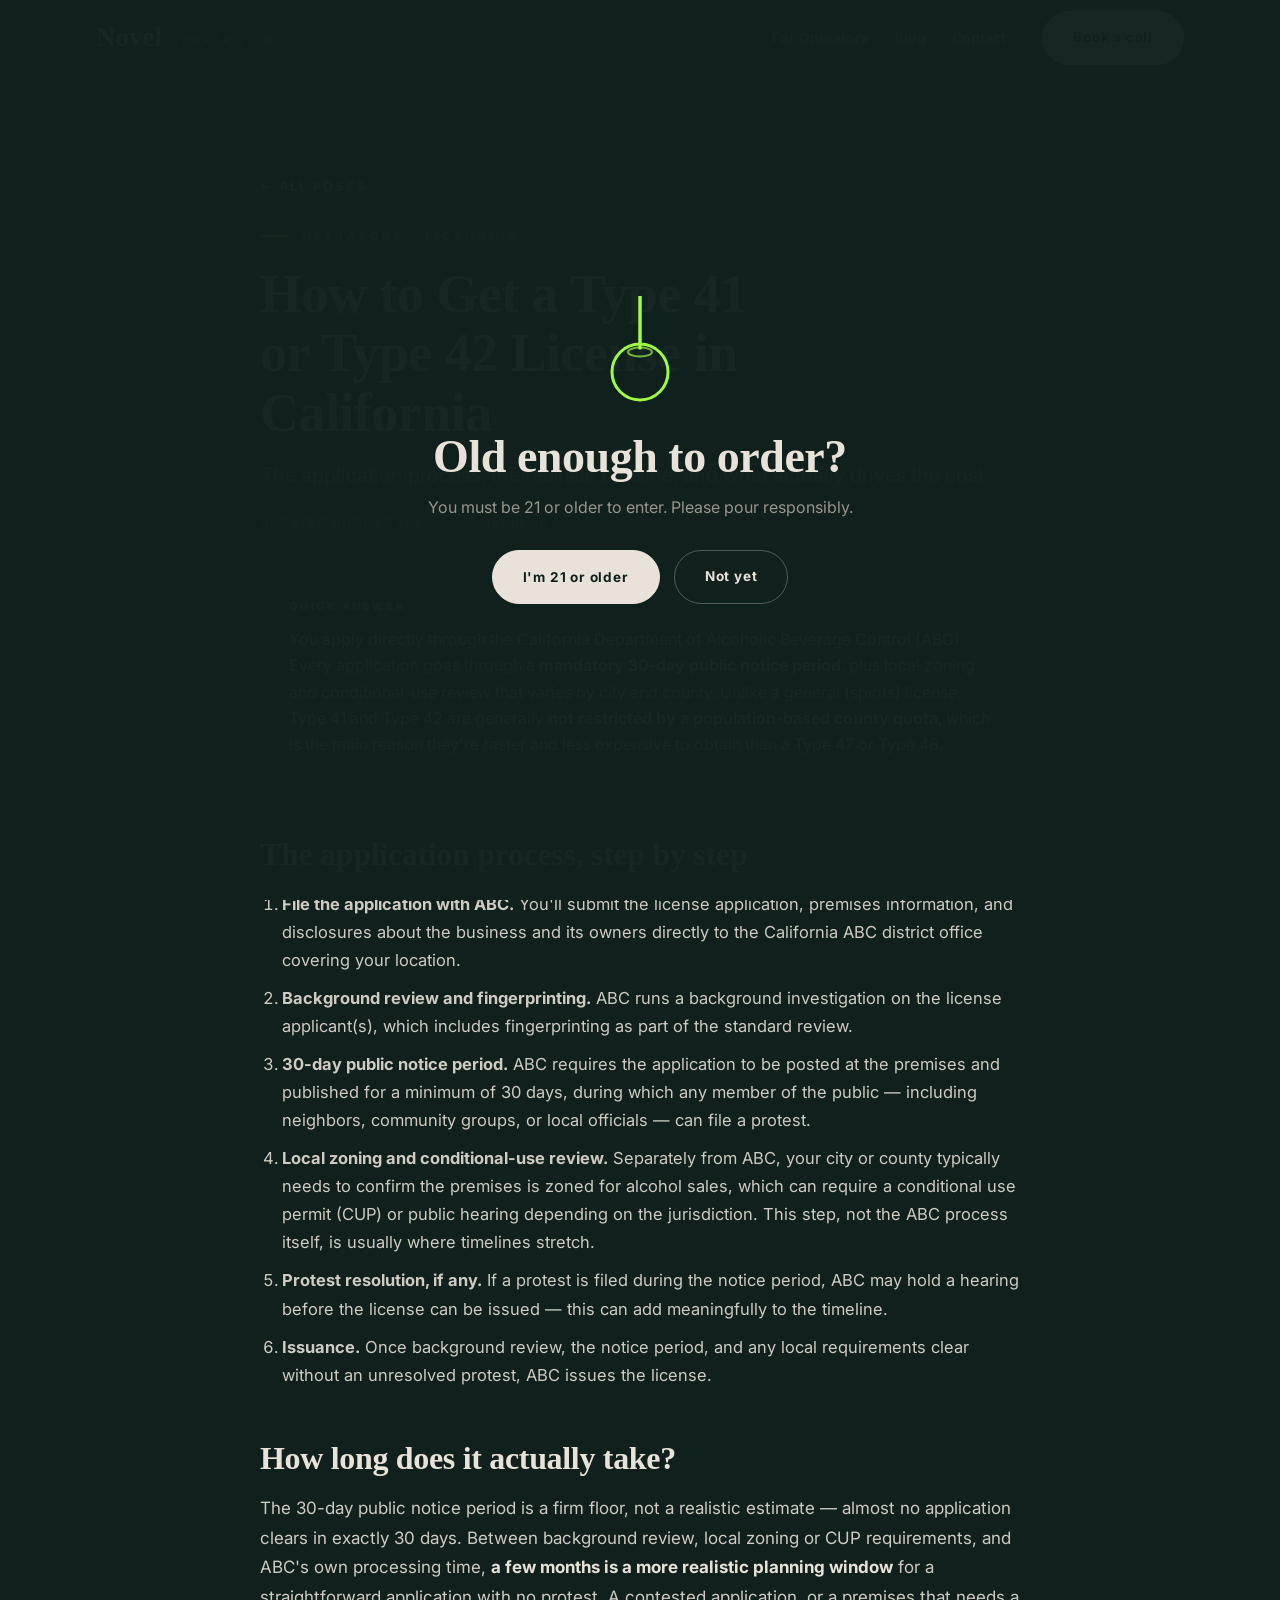
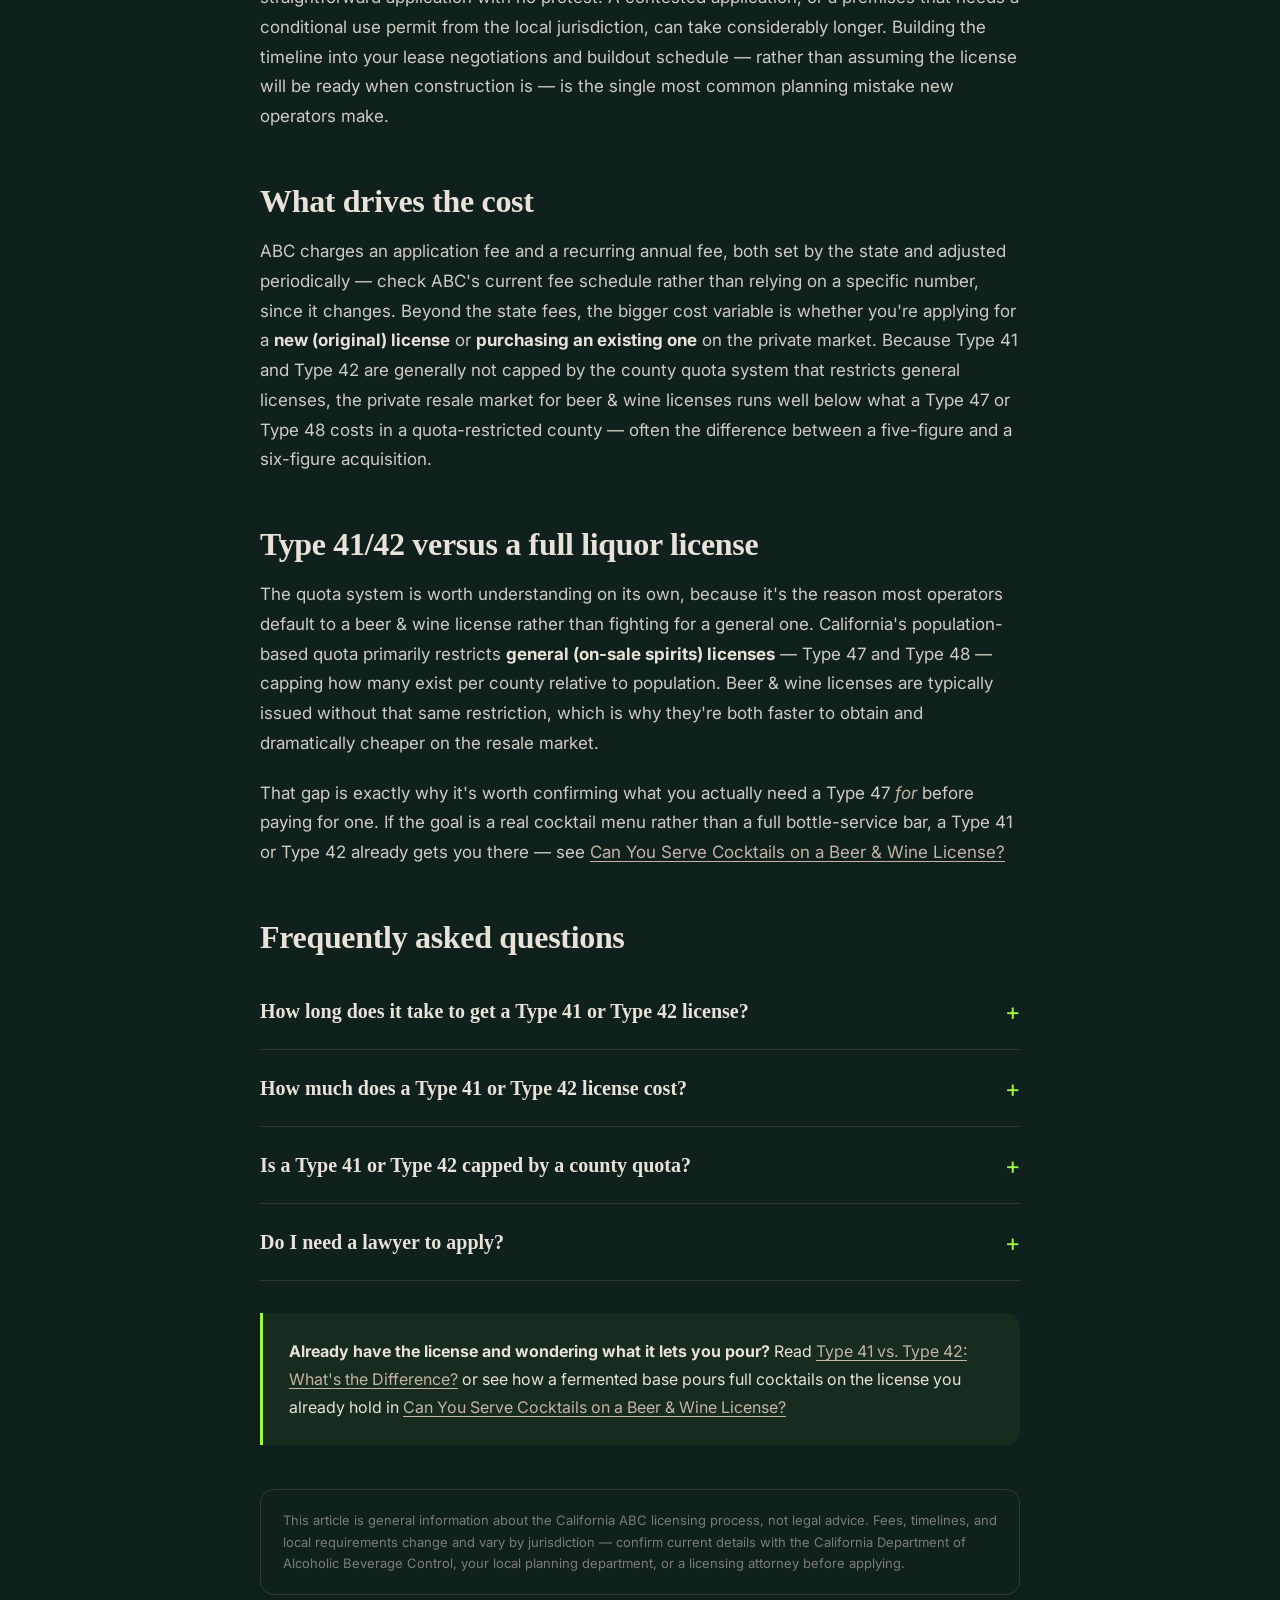
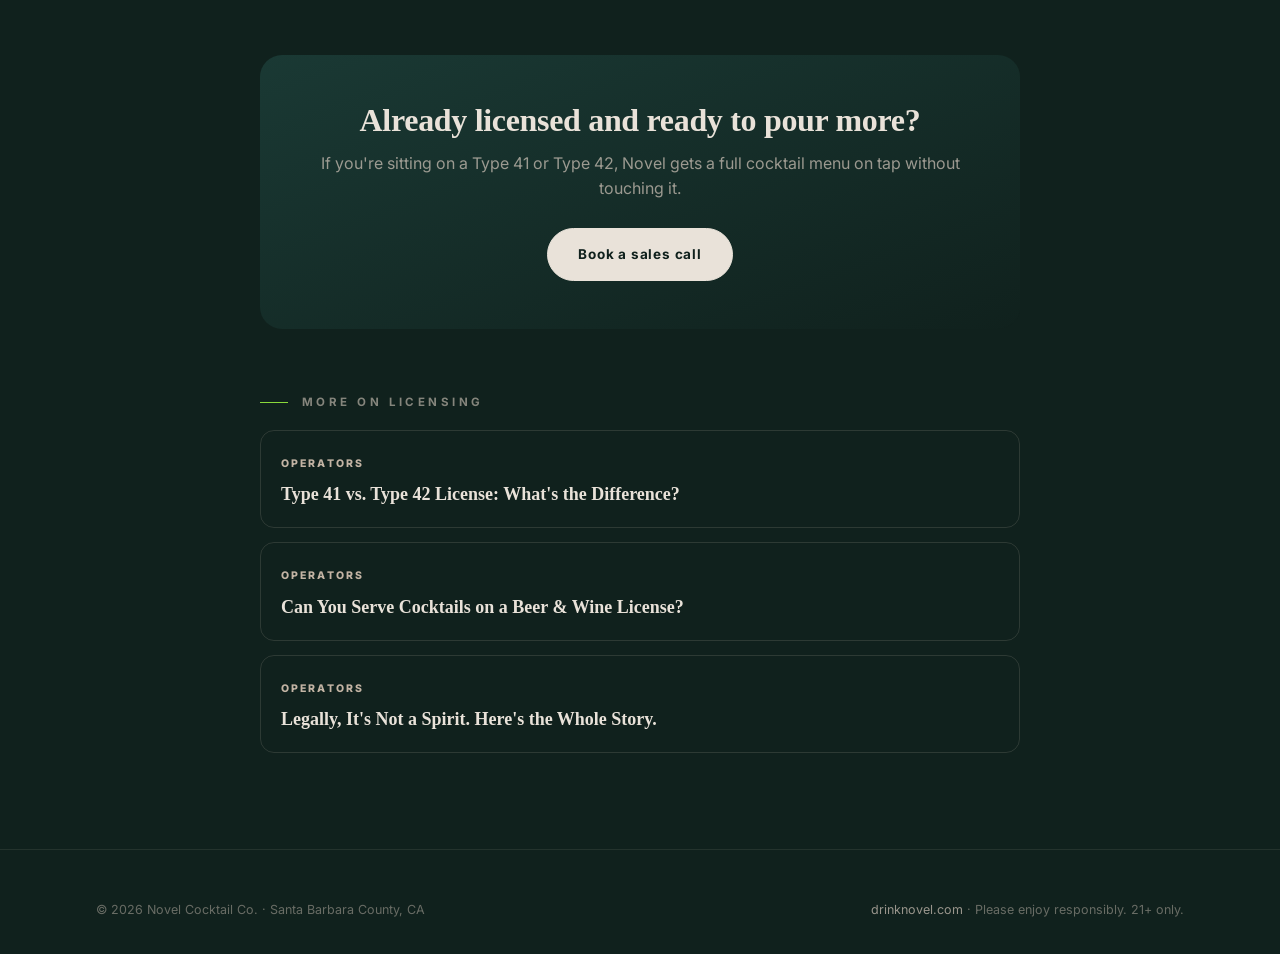
<file: blog/how-to-get-type-41-42-license.html>
<!doctype html>
<html lang="en">
<head>
<meta charset="utf-8">
<meta name="viewport" content="width=device-width, initial-scale=1">
<title>How to Get a Type 41 or Type 42 License in California | Novel Cocktail Co.</title>
<meta name="description" content="What the Type 41 and Type 42 application process actually involves: the ABC application, the mandatory public notice period, local zoning and conditional-use review, and a realistic timeline.">
<link rel="canonical" href="https://drinknovel.com/blog/how-to-get-type-41-42-license.html">
<meta property="og:type" content="article">
<meta property="og:title" content="How to Get a Type 41 or Type 42 License in California">
<meta property="og:description" content="The application process, timeline, and what to budget for when applying for a California beer & wine on-sale license.">
<meta property="og:site_name" content="Novel Cocktail Co.">
<meta name="robots" content="index,follow">
<link rel="preconnect" href="https://fonts.googleapis.com">
<link href="https://fonts.googleapis.com/css2?family=Inter:wght@400;500;600;700;800&display=swap" rel="stylesheet">
<link rel="icon" href="data:image/svg+xml,%3Csvg xmlns='http://www.w3.org/2000/svg' viewBox='0 0 64 64'%3E%3Crect width='64' height='64' rx='14' fill='%2310211d'/%3E%3Cline x1='32' y1='6' x2='32' y2='30' stroke='%23a0fa40' stroke-width='4' stroke-linecap='round'/%3E%3Ccircle cx='32' cy='40' r='16' fill='none' stroke='%23a0fa40' stroke-width='4'/%3E%3C/svg%3E">
<link rel="stylesheet" href="blog.css">
<script type="application/ld+json">
{
  "@context": "https://schema.org",
  "@type": "Article",
  "headline": "How to Get a Type 41 or Type 42 License in California",
  "description": "What the Type 41 and Type 42 application process actually involves: the ABC application, the mandatory public notice period, local zoning and conditional-use review, and a realistic timeline.",
  "datePublished": "2026-08-31",
  "dateModified": "2026-08-31",
  "author": {"@type": "Organization", "name": "Novel Cocktail Co."},
  "publisher": {"@type": "Organization", "name": "Novel Cocktail Co."},
  "mainEntityOfPage": "https://drinknovel.com/blog/how-to-get-type-41-42-license.html"
}
</script>
<script type="application/ld+json">
{
  "@context": "https://schema.org",
  "@type": "FAQPage",
  "mainEntity": [
    {"@type": "Question", "name": "How long does it take to get a Type 41 or Type 42 license in California?",
     "acceptedAnswer": {"@type": "Answer", "text": "There's a mandatory minimum: ABC posts public notice of the application for 30 days, during which anyone can file a protest. In practice, most applications take longer than the 30-day minimum once local zoning review, fingerprinting, and ABC's own investigation are factored in — a few months is a realistic planning horizon, and it can run longer in jurisdictions with heavier local review or if a protest is filed."}},
    {"@type": "Question", "name": "How much does a Type 41 or Type 42 license cost?",
     "acceptedAnswer": {"@type": "Answer", "text": "ABC charges an application fee plus a recurring annual fee, both set by the state and subject to change. Costs also depend on whether you're applying for a new (original) license or buying an existing one on the private market — the market price for beer & wine licenses is well below spirits licenses, since Type 41 and 42 are generally not quota-restricted. Check ABC's current fee schedule for exact figures rather than relying on a number in a blog post."}},
    {"@type": "Question", "name": "Is a Type 41 or Type 42 license capped by a county quota like a general license?",
     "acceptedAnswer": {"@type": "Answer", "text": "Generally no. California's population-based quota system primarily applies to general (on-sale spirits) licenses such as Type 47 and Type 48. Beer & wine licenses are typically available without that cap, which is a major reason they're faster and cheaper to obtain than a full-liquor license — though local zoning and conditional-use requirements still apply."}},
    {"@type": "Question", "name": "Do I need a lawyer to apply for a Type 41 or Type 42 license?",
     "acceptedAnswer": {"@type": "Answer", "text": "It's not required — operators do file directly with ABC — but a licensing attorney or consultant is common for anyone unfamiliar with the process, especially where local zoning, a conditional use permit, or a protest is involved."}}
  ]
}
</script>
</head>
<body>
<div class="grain"></div>
<div class="gate" id="gate">
  <div class="gate-card">
    <svg width="72" height="110" viewBox="0 0 72 110" style="margin:0 auto;display:block">
      <line x1="36" y1="0" x2="36" y2="52" stroke="#a0fa40" stroke-width="3.5" stroke-linecap="round"/>
      <circle cx="36" cy="76" r="28" fill="none" stroke="#a0fa40" stroke-width="3"/>
      <ellipse cx="36" cy="56" rx="12" ry="4.5" fill="none" stroke="#a0fa40" stroke-width="2" opacity=".7"/>
    </svg>
    <h2>Old enough to order?</h2>
    <p>You must be 21 or older to enter. Please pour responsibly.</p>
    <div class="gate-btns">
      <button class="btn solid" onclick="enterSite()">I'm 21 or older</button>
      <a class="btn" href="https://www.responsibility.org">Not yet</a>
    </div>
  </div>
</div>
<script src="../site.js"></script>
<script>try{if(localStorage.getItem("novel21ok"))document.getElementById("gate").style.display="none"}catch(e){}</script>
<nav>
  <div class="nav-in">
    <a class="wordmark" href="../index.html"><span class="n">Novel</span><span class="cc">Cocktail Co.</span></a>
    <div class="nav-links">
      <a href="../operators.html">For Operators</a>
      <a href="../blog.html">Blog</a>
      <a href="../contact.html">Contact</a>
    </div>
    <a class="btn solid" href="../contact.html">Book a call</a>
  </div>
</nav>

<main>
<div class="wrap section-pad">
  <a class="backlink" href="../blog.html">← All posts</a>
  <article>
    <div class="eyebrow" style="margin-top:28px">Operators · Licensing</div>
    <h1>How to Get a Type 41 or Type 42 License in California</h1>
    <p class="dek">The application process, the realistic timeline, and what actually drives the cost.</p>
    <div class="meta-row"><span>Updated August 2026</span><span>7 min read</span></div>

    <div class="tldr">
      <b>Quick answer</b>
      <p>You apply directly through the California Department of Alcoholic Beverage Control (ABC). Every application goes through a <strong>mandatory 30-day public notice period</strong>, plus local zoning and conditional-use review that varies by city and county. Unlike a general (spirits) license, Type 41 and Type 42 are generally <strong>not restricted by a population-based county quota</strong>, which is the main reason they're faster and less expensive to obtain than a Type 47 or Type 48.</p>
    </div>

    <div class="body">
      <h2>The application process, step by step</h2>
      <ol>
        <li><strong>File the application with ABC.</strong> You'll submit the license application, premises information, and disclosures about the business and its owners directly to the California ABC district office covering your location.</li>
        <li><strong>Background review and fingerprinting.</strong> ABC runs a background investigation on the license applicant(s), which includes fingerprinting as part of the standard review.</li>
        <li><strong>30-day public notice period.</strong> ABC requires the application to be posted at the premises and published for a minimum of 30 days, during which any member of the public — including neighbors, community groups, or local officials — can file a protest.</li>
        <li><strong>Local zoning and conditional-use review.</strong> Separately from ABC, your city or county typically needs to confirm the premises is zoned for alcohol sales, which can require a conditional use permit (CUP) or public hearing depending on the jurisdiction. This step, not the ABC process itself, is usually where timelines stretch.</li>
        <li><strong>Protest resolution, if any.</strong> If a protest is filed during the notice period, ABC may hold a hearing before the license can be issued — this can add meaningfully to the timeline.</li>
        <li><strong>Issuance.</strong> Once background review, the notice period, and any local requirements clear without an unresolved protest, ABC issues the license.</li>
      </ol>

      <h2>How long does it actually take?</h2>
      <p>The 30-day public notice period is a firm floor, not a realistic estimate — almost no application clears in exactly 30 days. Between background review, local zoning or CUP requirements, and ABC's own processing time, <strong>a few months is a more realistic planning window</strong> for a straightforward application with no protest. A contested application, or a premises that needs a conditional use permit from the local jurisdiction, can take considerably longer. Building the timeline into your lease negotiations and buildout schedule — rather than assuming the license will be ready when construction is — is the single most common planning mistake new operators make.</p>

      <h2>What drives the cost</h2>
      <p>ABC charges an application fee and a recurring annual fee, both set by the state and adjusted periodically — check ABC's current fee schedule rather than relying on a specific number, since it changes. Beyond the state fees, the bigger cost variable is whether you're applying for a <strong>new (original) license</strong> or <strong>purchasing an existing one</strong> on the private market. Because Type 41 and Type 42 are generally not capped by the county quota system that restricts general licenses, the private resale market for beer &amp; wine licenses runs well below what a Type 47 or Type 48 costs in a quota-restricted county — often the difference between a five-figure and a six-figure acquisition.</p>

      <h2>Type 41/42 versus a full liquor license</h2>
      <p>The quota system is worth understanding on its own, because it's the reason most operators default to a beer & wine license rather than fighting for a general one. California's population-based quota primarily restricts <strong>general (on-sale spirits) licenses</strong> — Type 47 and Type 48 — capping how many exist per county relative to population. Beer &amp; wine licenses are typically issued without that same restriction, which is why they're both faster to obtain and dramatically cheaper on the resale market.</p>
      <p>That gap is exactly why it's worth confirming what you actually need a Type 47 <em>for</em> before paying for one. If the goal is a real cocktail menu rather than a full bottle-service bar, a Type 41 or Type 42 already gets you there — see <a href="cocktails-on-beer-wine-license.html">Can You Serve Cocktails on a Beer &amp; Wine License?</a></p>

      <h2>Frequently asked questions</h2>

      <details>
        <summary>How long does it take to get a Type 41 or Type 42 license?</summary>
        <div class="a">There's a mandatory minimum: ABC posts public notice of the application for 30 days, during which anyone can file a protest. In practice, most applications take longer than the 30-day minimum once local zoning review, fingerprinting, and ABC's own investigation are factored in — a few months is a realistic planning horizon, and it can run longer in jurisdictions with heavier local review or if a protest is filed.</div>
      </details>
      <details>
        <summary>How much does a Type 41 or Type 42 license cost?</summary>
        <div class="a">ABC charges an application fee plus a recurring annual fee, both set by the state and subject to change. Costs also depend on whether you're applying for a new (original) license or buying an existing one on the private market — the market price for beer & wine licenses is well below spirits licenses, since Type 41 and 42 are generally not quota-restricted. Check ABC's current fee schedule for exact figures rather than relying on a number in a blog post.</div>
      </details>
      <details>
        <summary>Is a Type 41 or Type 42 capped by a county quota?</summary>
        <div class="a">Generally no. California's population-based quota system primarily applies to general (on-sale spirits) licenses such as Type 47 and Type 48. Beer & wine licenses are typically available without that cap, which is a major reason they're faster and cheaper to obtain than a full-liquor license — though local zoning and conditional-use requirements still apply.</div>
      </details>
      <details>
        <summary>Do I need a lawyer to apply?</summary>
        <div class="a">It's not required — operators do file directly with ABC — but a licensing attorney or consultant is common for anyone unfamiliar with the process, especially where local zoning, a conditional use permit, or a protest is involved.</div>
      </details>

      <div class="callout">
        <p><strong>Already have the license and wondering what it lets you pour?</strong> Read <a href="type-41-vs-type-42-license.html">Type 41 vs. Type 42: What's the Difference?</a> or see how a fermented base pours full cocktails on the license you already hold in <a href="cocktails-on-beer-wine-license.html">Can You Serve Cocktails on a Beer &amp; Wine License?</a></p>
      </div>
    </div>

    <p class="disclaimer">This article is general information about the California ABC licensing process, not legal advice. Fees, timelines, and local requirements change and vary by jurisdiction — confirm current details with the California Department of Alcoholic Beverage Control, your local planning department, or a licensing attorney before applying.</p>

    <div class="cta-band">
      <h2>Already licensed and ready to pour more?</h2>
      <p>If you're sitting on a Type 41 or Type 42, Novel gets a full cocktail menu on tap without touching it.</p>
      <a class="btn solid" href="../contact.html">Book a sales call</a>
    </div>

    <div class="related">
      <div class="eyebrow" style="margin:44px 0 4px">More on licensing</div>
      <a href="type-41-vs-type-42-license.html"><span class="cat">Operators</span><h4>Type 41 vs. Type 42 License: What's the Difference?</h4></a>
      <a href="cocktails-on-beer-wine-license.html"><span class="cat">Operators</span><h4>Can You Serve Cocktails on a Beer &amp; Wine License?</h4></a>
      <a href="legally-not-a-spirit.html"><span class="cat">Operators</span><h4>Legally, It's Not a Spirit. Here's the Whole Story.</h4></a>
    </div>
  </article>
</div>
</main>

<footer>
  <div class="foot-in">
    <span>© 2026 Novel Cocktail Co. · Santa Barbara County, CA</span>
    <span><a href="../index.html">drinknovel.com</a> · Please enjoy responsibly. 21+ only.</span>
  </div>
</footer>
</body>
</html>
</file>
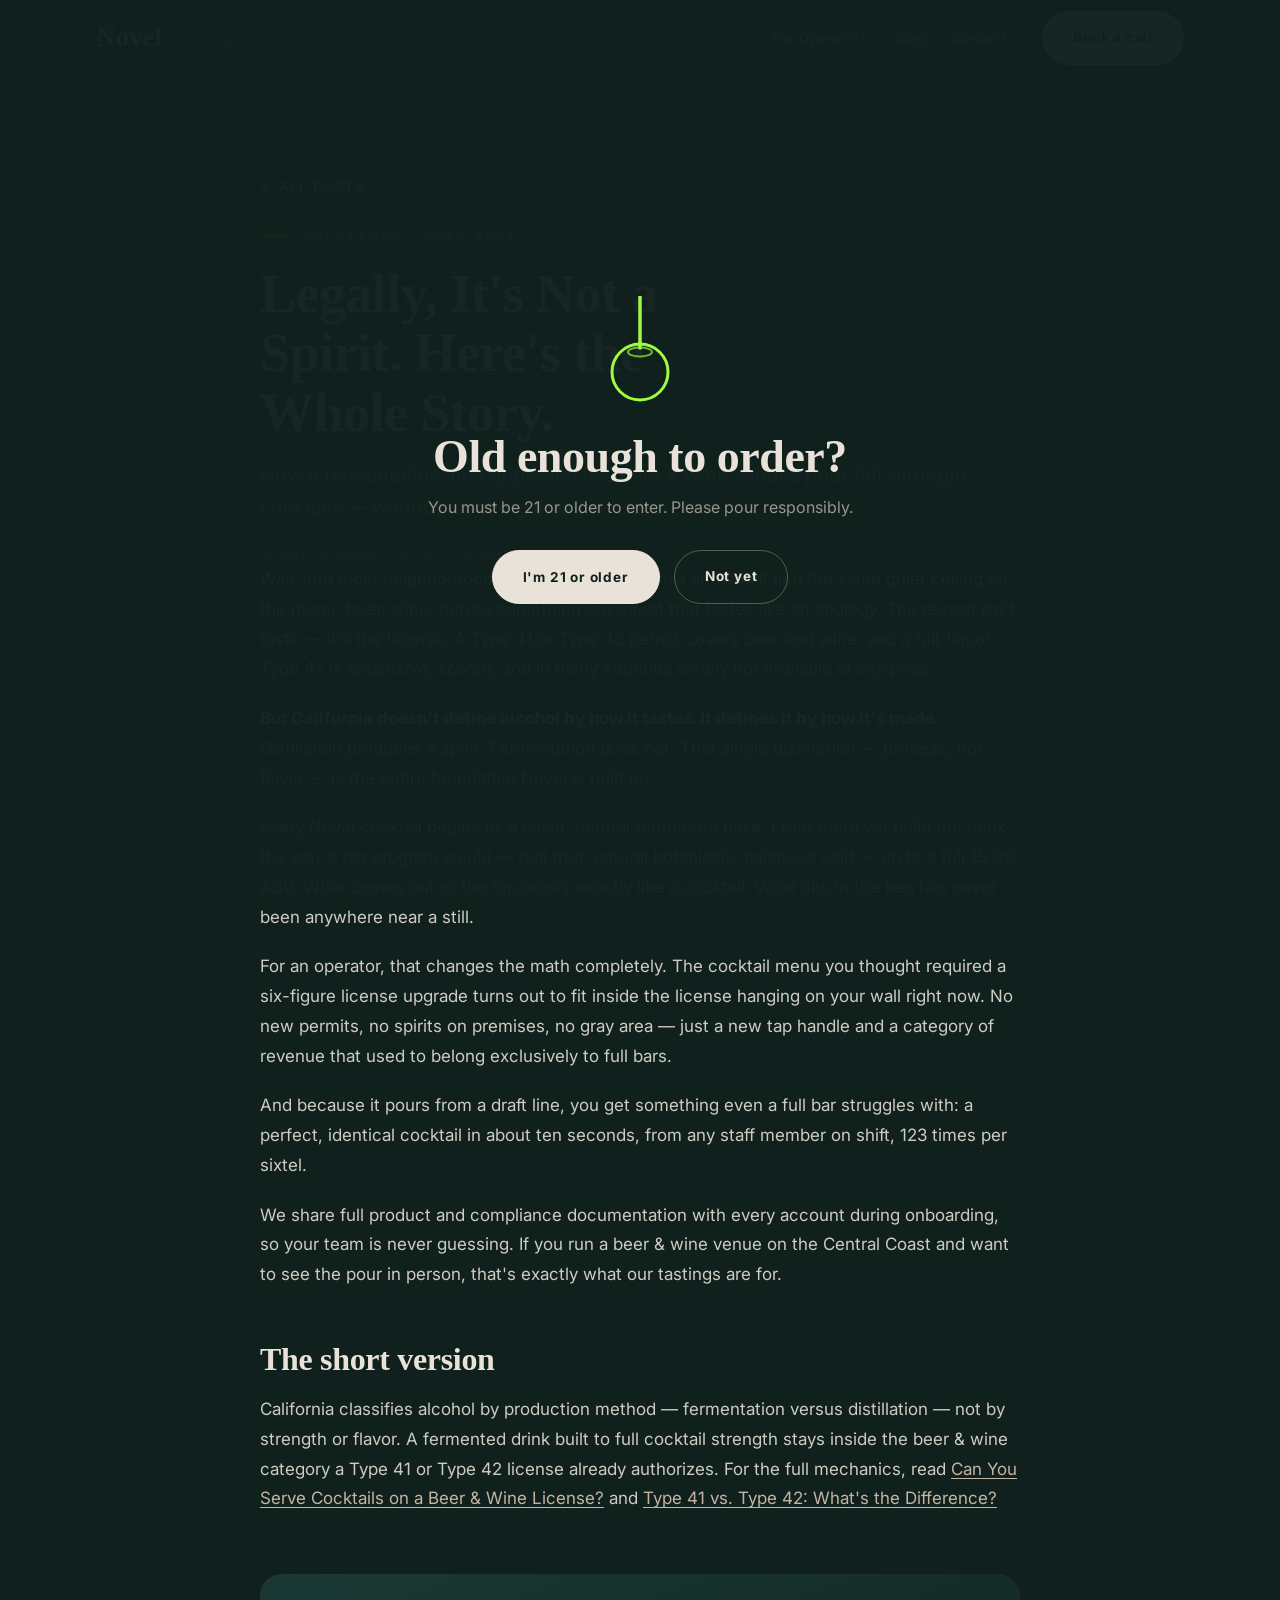
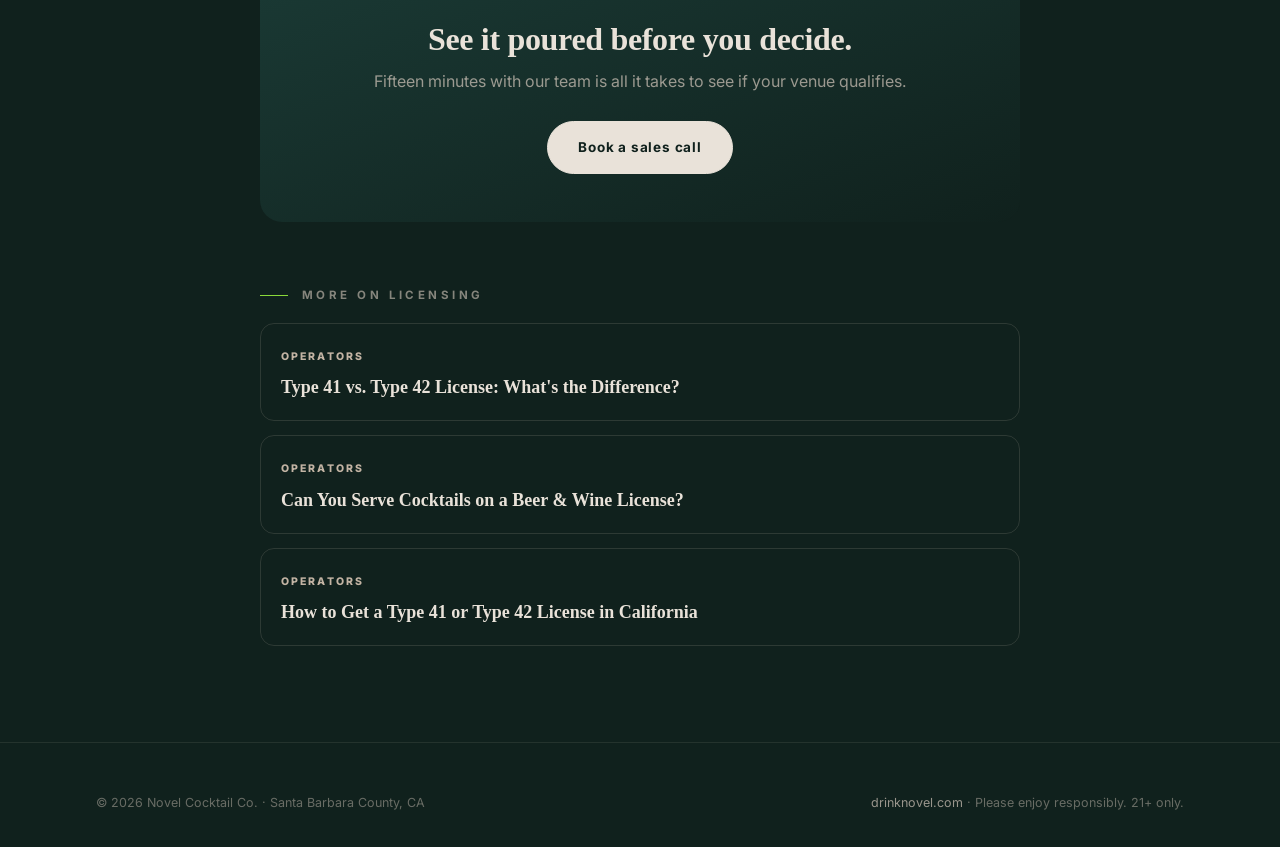
<file: blog/legally-not-a-spirit.html>
<!doctype html>
<html lang="en">
<head>
<meta charset="utf-8">
<meta name="viewport" content="width=device-width, initial-scale=1">
<title>Legally, It's Not a Spirit. Here's the Whole Story. | Novel Cocktail Co.</title>
<meta name="description" content="How a fermentation-first approach lets California beer & wine venues pour full-strength cocktails — without touching their Type 41 or Type 42 license.">
<link rel="canonical" href="https://drinknovel.com/blog/legally-not-a-spirit.html">
<meta property="og:type" content="article">
<meta property="og:title" content="Legally, It's Not a Spirit. Here's the Whole Story.">
<meta property="og:description" content="How a fermentation-first approach lets beer & wine venues pour full-strength cocktails — without touching their license.">
<meta property="og:site_name" content="Novel Cocktail Co.">
<meta name="robots" content="index,follow">
<link rel="preconnect" href="https://fonts.googleapis.com">
<link href="https://fonts.googleapis.com/css2?family=Inter:wght@400;500;600;700;800&display=swap" rel="stylesheet">
<link rel="icon" href="data:image/svg+xml,%3Csvg xmlns='http://www.w3.org/2000/svg' viewBox='0 0 64 64'%3E%3Crect width='64' height='64' rx='14' fill='%2310211d'/%3E%3Cline x1='32' y1='6' x2='32' y2='30' stroke='%23a0fa40' stroke-width='4' stroke-linecap='round'/%3E%3Ccircle cx='32' cy='40' r='16' fill='none' stroke='%23a0fa40' stroke-width='4'/%3E%3C/svg%3E">
<link rel="stylesheet" href="blog.css">
<script type="application/ld+json">
{
  "@context": "https://schema.org",
  "@type": "Article",
  "headline": "Legally, It's Not a Spirit. Here's the Whole Story.",
  "description": "How a fermentation-first approach lets California beer & wine venues pour full-strength cocktails — without touching their Type 41 or Type 42 license.",
  "datePublished": "2026-07-01",
  "dateModified": "2026-08-31",
  "author": {"@type": "Organization", "name": "Novel Cocktail Co."},
  "publisher": {"@type": "Organization", "name": "Novel Cocktail Co."},
  "mainEntityOfPage": "https://drinknovel.com/blog/legally-not-a-spirit.html"
}
</script>
</head>
<body>
<div class="grain"></div>
<div class="gate" id="gate">
  <div class="gate-card">
    <svg width="72" height="110" viewBox="0 0 72 110" style="margin:0 auto;display:block">
      <line x1="36" y1="0" x2="36" y2="52" stroke="#a0fa40" stroke-width="3.5" stroke-linecap="round"/>
      <circle cx="36" cy="76" r="28" fill="none" stroke="#a0fa40" stroke-width="3"/>
      <ellipse cx="36" cy="56" rx="12" ry="4.5" fill="none" stroke="#a0fa40" stroke-width="2" opacity=".7"/>
    </svg>
    <h2>Old enough to order?</h2>
    <p>You must be 21 or older to enter. Please pour responsibly.</p>
    <div class="gate-btns">
      <button class="btn solid" onclick="enterSite()">I'm 21 or older</button>
      <a class="btn" href="https://www.responsibility.org">Not yet</a>
    </div>
  </div>
</div>
<script src="../site.js"></script>
<script>try{if(localStorage.getItem("novel21ok"))document.getElementById("gate").style.display="none"}catch(e){}</script>
<nav>
  <div class="nav-in">
    <a class="wordmark" href="../index.html"><span class="n">Novel</span><span class="cc">Cocktail Co.</span></a>
    <div class="nav-links">
      <a href="../operators.html">For Operators</a>
      <a href="../blog.html">Blog</a>
      <a href="../contact.html">Contact</a>
    </div>
    <a class="btn solid" href="../contact.html">Book a call</a>
  </div>
</nav>

<main>
<div class="wrap section-pad">
  <a class="backlink" href="../blog.html">← All posts</a>
  <article>
    <div class="eyebrow" style="margin-top:28px">Operators · July 2026</div>
    <h1>Legally, It's Not a Spirit. Here's the Whole Story.</h1>
    <p class="dek">How a fermentation-first approach lets beer &amp; wine venues pour full-strength cocktails — without touching their license.</p>
    <div class="meta-row"><span>Updated August 2026</span><span>4 min read</span></div>

    <div class="body">
      <p>Walk into most neighborhood restaurants in California and you'll find the same quiet ceiling on the menu: beer, wine, maybe something low-proof that tastes like an apology. The reason isn't taste — it's the license. A Type 41 or Type 42 permit covers beer and wine, and a full-liquor Type 47 is expensive, scarce, and in many counties simply not available at any price.</p>
      <p><strong>But California doesn't define alcohol by how it tastes. It defines it by how it's made.</strong> Distillation produces a spirit. Fermentation does not. That single distinction — process, not flavor — is the entire foundation Novel is built on.</p>
      <p>Every Novel cocktail begins as a clean, neutral fermented base. From there we build the drink the way a bar program would — real fruit, natural botanicals, balanced acid — up to a full 15.9% ABV. What comes out of the tap drinks exactly like a cocktail. What sits in the keg has never been anywhere near a still.</p>
      <p>For an operator, that changes the math completely. The cocktail menu you thought required a six-figure license upgrade turns out to fit inside the license hanging on your wall right now. No new permits, no spirits on premises, no gray area — just a new tap handle and a category of revenue that used to belong exclusively to full bars.</p>
      <p>And because it pours from a draft line, you get something even a full bar struggles with: a perfect, identical cocktail in about ten seconds, from any staff member on shift, 123 times per sixtel.</p>
      <p>We share full product and compliance documentation with every account during onboarding, so your team is never guessing. If you run a beer &amp; wine venue on the Central Coast and want to see the pour in person, that's exactly what our tastings are for.</p>

      <h2>The short version</h2>
      <p>California classifies alcohol by production method — fermentation versus distillation — not by strength or flavor. A fermented drink built to full cocktail strength stays inside the beer &amp; wine category a Type 41 or Type 42 license already authorizes. For the full mechanics, read <a href="cocktails-on-beer-wine-license.html">Can You Serve Cocktails on a Beer &amp; Wine License?</a> and <a href="type-41-vs-type-42-license.html">Type 41 vs. Type 42: What's the Difference?</a></p>
    </div>

    <div class="cta-band">
      <h2>See it poured before you decide.</h2>
      <p>Fifteen minutes with our team is all it takes to see if your venue qualifies.</p>
      <a class="btn solid" href="../contact.html">Book a sales call</a>
    </div>

    <div class="related">
      <div class="eyebrow" style="margin:44px 0 4px">More on licensing</div>
      <a href="type-41-vs-type-42-license.html"><span class="cat">Operators</span><h4>Type 41 vs. Type 42 License: What's the Difference?</h4></a>
      <a href="cocktails-on-beer-wine-license.html"><span class="cat">Operators</span><h4>Can You Serve Cocktails on a Beer &amp; Wine License?</h4></a>
      <a href="how-to-get-type-41-42-license.html"><span class="cat">Operators</span><h4>How to Get a Type 41 or Type 42 License in California</h4></a>
    </div>
  </article>
</div>
</main>

<footer>
  <div class="foot-in">
    <span>© 2026 Novel Cocktail Co. · Santa Barbara County, CA</span>
    <span><a href="../index.html">drinknovel.com</a> · Please enjoy responsibly. 21+ only.</span>
  </div>
</footer>
</body>
</html>
</file>
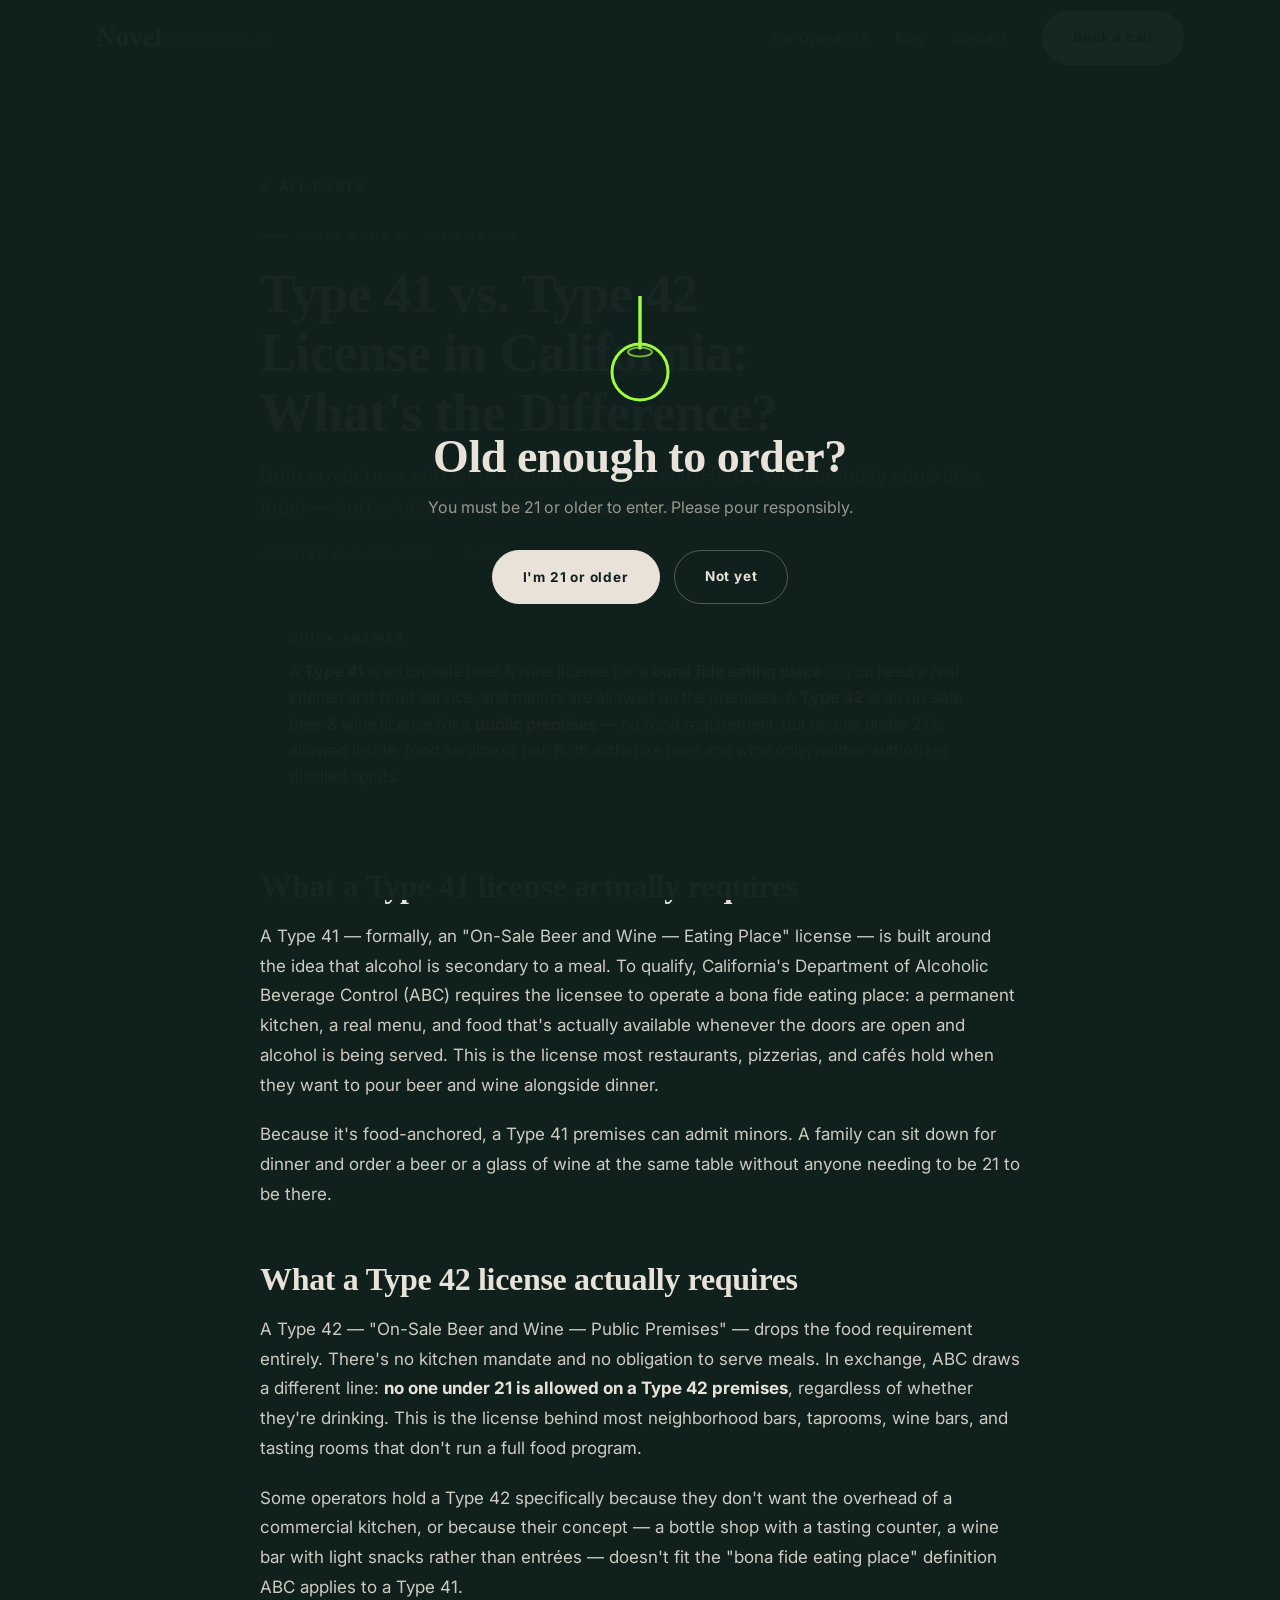
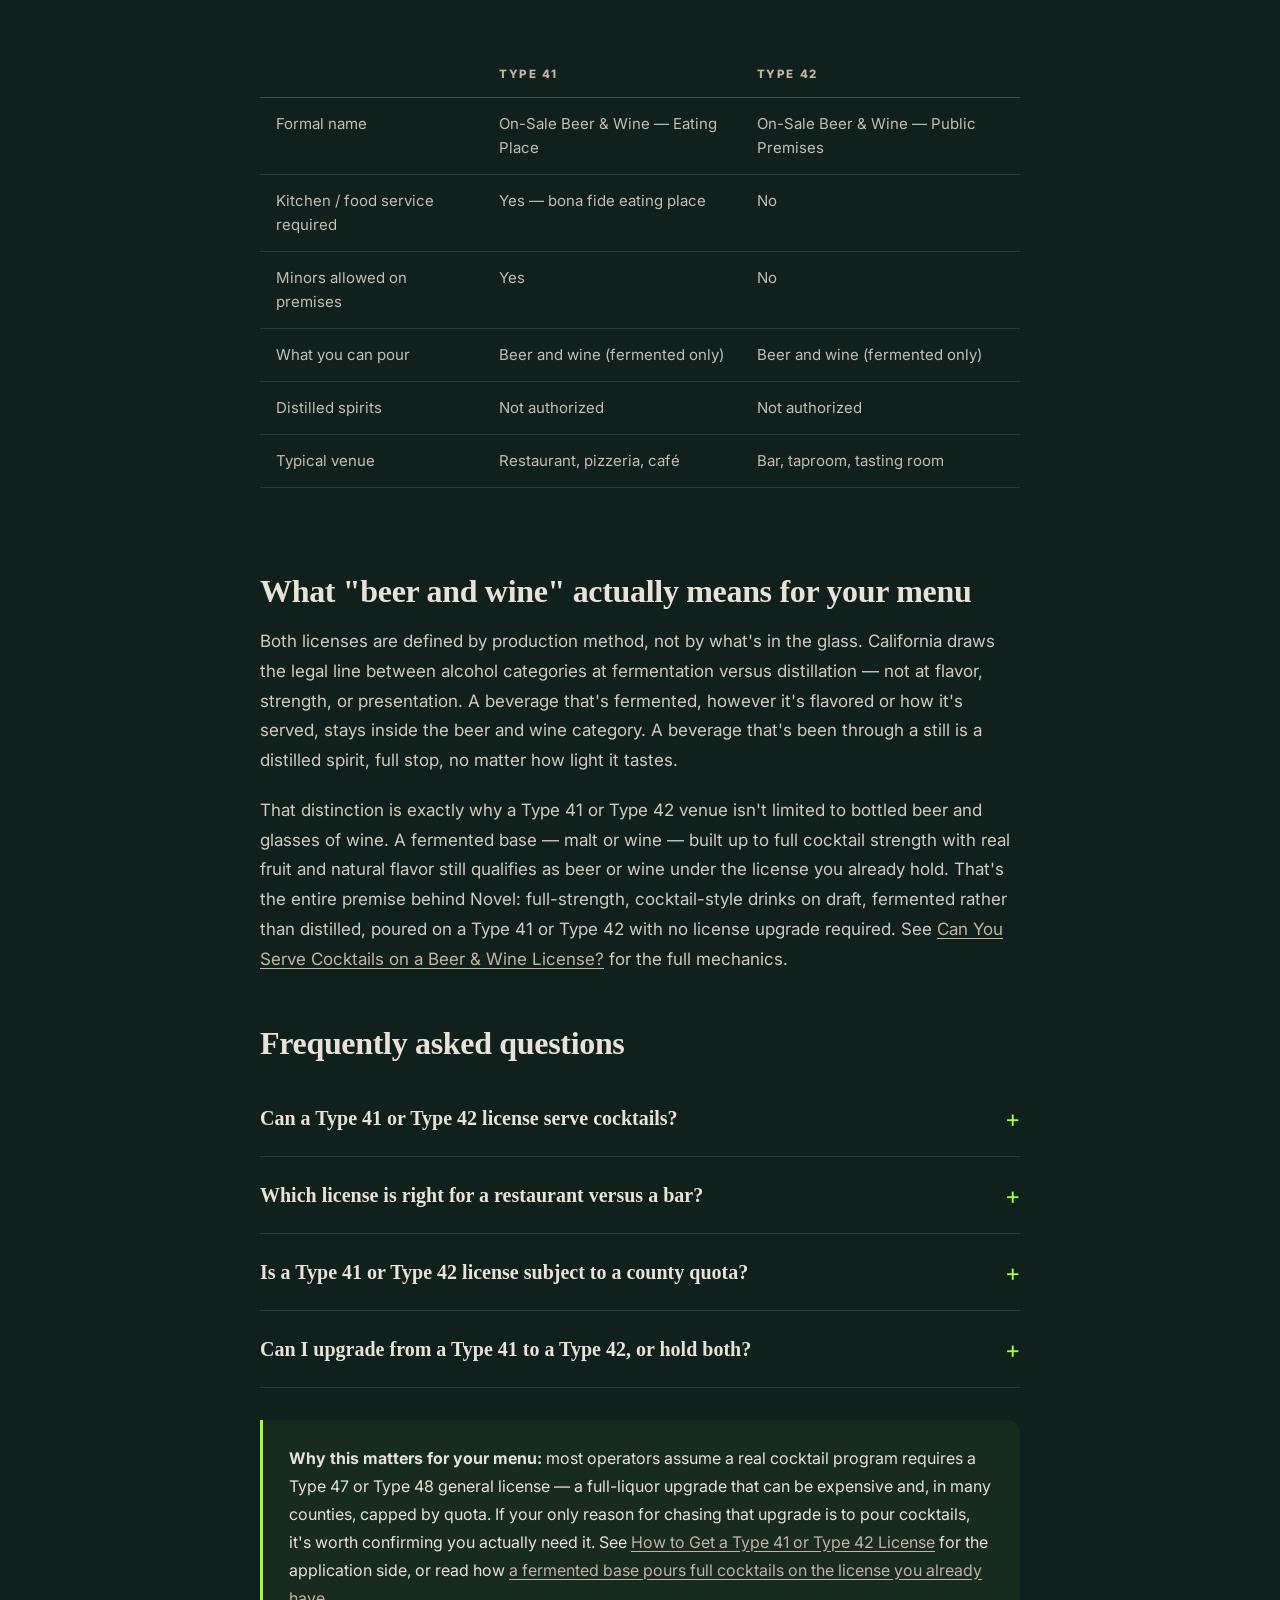
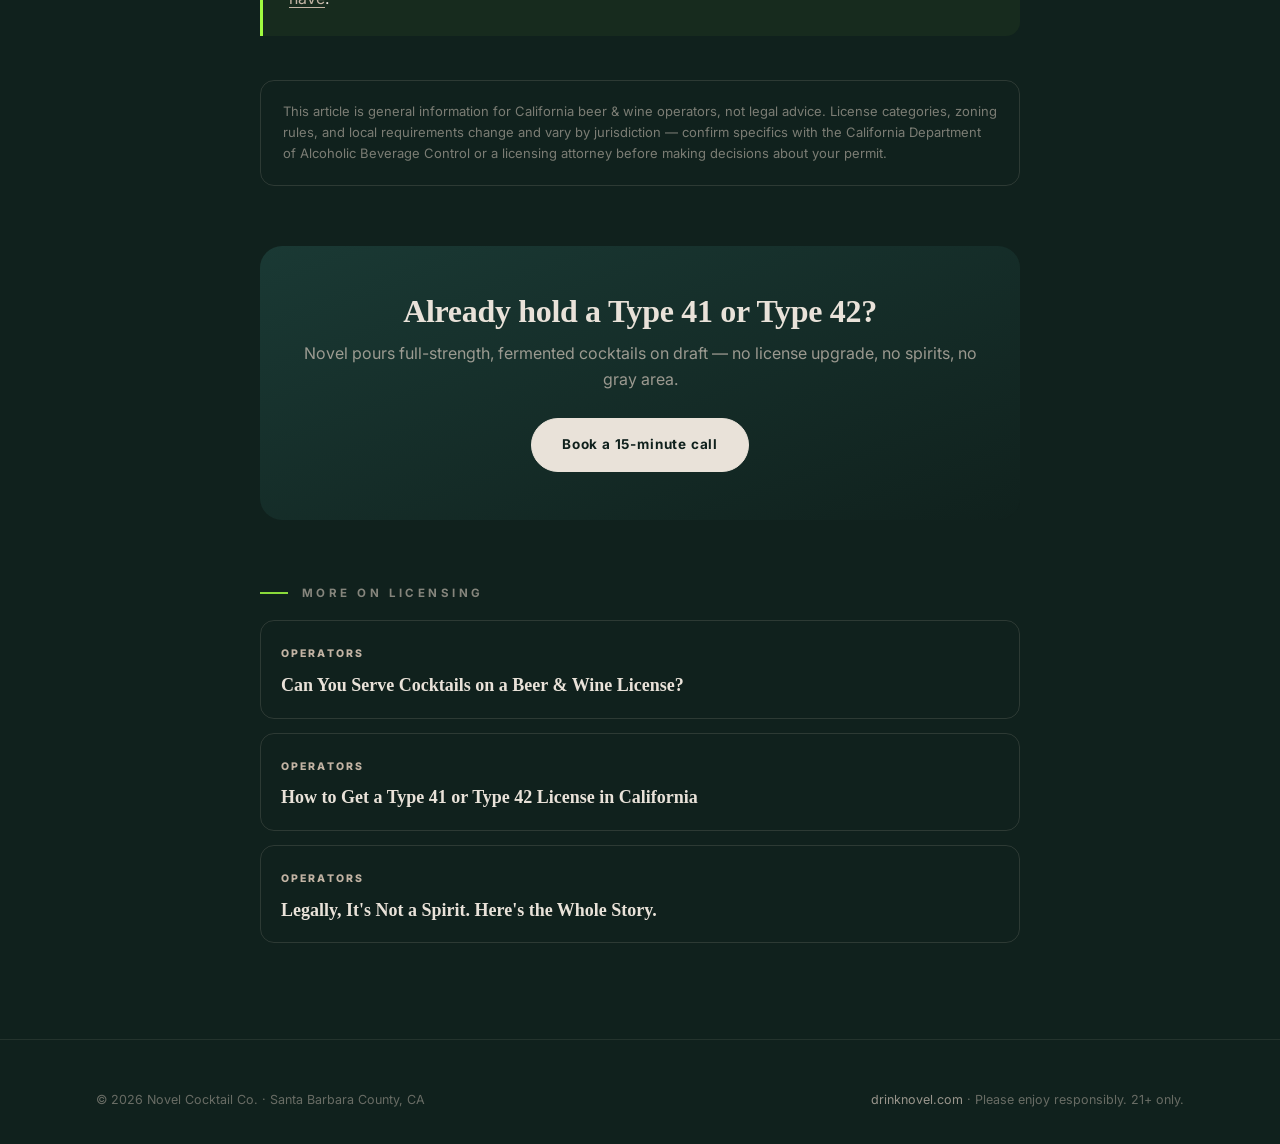
<file: blog/type-41-vs-type-42-license.html>
<!doctype html>
<html lang="en">
<head>
<meta charset="utf-8">
<meta name="viewport" content="width=device-width, initial-scale=1">
<title>Type 41 vs. Type 42 License in California: What's the Difference? | Novel Cocktail Co.</title>
<meta name="description" content="A Type 41 license is a beer & wine license for a bona fide restaurant; a Type 42 is a beer & wine license for a bar or public premises with no food requirement and no minors. Here's how California's ABC tells them apart, and what each one lets you pour.">
<link rel="canonical" href="https://drinknovel.com/blog/type-41-vs-type-42-license.html">
<meta property="og:type" content="article">
<meta property="og:title" content="Type 41 vs. Type 42 License in California: What's the Difference?">
<meta property="og:description" content="A plain-English breakdown of California's two beer & wine on-sale license types — what each requires, who can hold one, and what you're actually allowed to pour.">
<meta property="og:site_name" content="Novel Cocktail Co.">
<meta name="robots" content="index,follow">
<link rel="preconnect" href="https://fonts.googleapis.com">
<link href="https://fonts.googleapis.com/css2?family=Inter:wght@400;500;600;700;800&display=swap" rel="stylesheet">
<link rel="icon" href="data:image/svg+xml,%3Csvg xmlns='http://www.w3.org/2000/svg' viewBox='0 0 64 64'%3E%3Crect width='64' height='64' rx='14' fill='%2310211d'/%3E%3Cline x1='32' y1='6' x2='32' y2='30' stroke='%23a0fa40' stroke-width='4' stroke-linecap='round'/%3E%3Ccircle cx='32' cy='40' r='16' fill='none' stroke='%23a0fa40' stroke-width='4'/%3E%3C/svg%3E">
<link rel="stylesheet" href="blog.css">
<script type="application/ld+json">
{
  "@context": "https://schema.org",
  "@type": "Article",
  "headline": "Type 41 vs. Type 42 License in California: What's the Difference?",
  "description": "A Type 41 license is a beer & wine license for a bona fide restaurant; a Type 42 is a beer & wine license for a bar or public premises with no food requirement and no minors.",
  "datePublished": "2026-08-31",
  "dateModified": "2026-08-31",
  "author": {"@type": "Organization", "name": "Novel Cocktail Co."},
  "publisher": {"@type": "Organization", "name": "Novel Cocktail Co."},
  "mainEntityOfPage": "https://drinknovel.com/blog/type-41-vs-type-42-license.html"
}
</script>
<script type="application/ld+json">
{
  "@context": "https://schema.org",
  "@type": "FAQPage",
  "mainEntity": [
    {"@type": "Question", "name": "Can a Type 41 or Type 42 license serve cocktails?",
     "acceptedAnswer": {"@type": "Answer", "text": "Yes, as long as the cocktail is fermented rather than distilled. California classifies alcohol by how it's produced, not by how it tastes — a fermented, malt-based or wine-based drink built to full cocktail strength still falls within the beer & wine category, even if it's styled and served like a margarita or a mule. A drink made with any distilled spirit does not."}},
    {"@type": "Question", "name": "Which license is right for a restaurant versus a bar?",
     "acceptedAnswer": {"@type": "Answer", "text": "A bona fide restaurant with a real kitchen and food service typically holds a Type 41. A venue operating primarily as a bar, tasting room, or public premises without a food-service requirement typically holds a Type 42, which excludes minors from the premises."}},
    {"@type": "Question", "name": "Is a Type 41 or Type 42 license subject to a county quota?",
     "acceptedAnswer": {"@type": "Answer", "text": "Generally no. California's population-based quota and priority system primarily restricts general (on-sale spirits) licenses such as Type 47 and Type 48. Beer & wine licenses are typically issued without that same county-by-county cap, though local zoning and conditional-use requirements still apply and vary by jurisdiction."}}
  ]
}
</script>
</head>
<body>
<div class="grain"></div>
<div class="gate" id="gate">
  <div class="gate-card">
    <svg width="72" height="110" viewBox="0 0 72 110" style="margin:0 auto;display:block">
      <line x1="36" y1="0" x2="36" y2="52" stroke="#a0fa40" stroke-width="3.5" stroke-linecap="round"/>
      <circle cx="36" cy="76" r="28" fill="none" stroke="#a0fa40" stroke-width="3"/>
      <ellipse cx="36" cy="56" rx="12" ry="4.5" fill="none" stroke="#a0fa40" stroke-width="2" opacity=".7"/>
    </svg>
    <h2>Old enough to order?</h2>
    <p>You must be 21 or older to enter. Please pour responsibly.</p>
    <div class="gate-btns">
      <button class="btn solid" onclick="enterSite()">I'm 21 or older</button>
      <a class="btn" href="https://www.responsibility.org">Not yet</a>
    </div>
  </div>
</div>
<script src="../site.js"></script>
<script>try{if(localStorage.getItem("novel21ok"))document.getElementById("gate").style.display="none"}catch(e){}</script>
<nav>
  <div class="nav-in">
    <a class="wordmark" href="../index.html"><span class="n">Novel</span><span class="cc">Cocktail Co.</span></a>
    <div class="nav-links">
      <a href="../operators.html">For Operators</a>
      <a href="../blog.html">Blog</a>
      <a href="../contact.html">Contact</a>
    </div>
    <a class="btn solid" href="../contact.html">Book a call</a>
  </div>
</nav>

<main>
<div class="wrap section-pad">
  <a class="backlink" href="../blog.html">← All posts</a>
  <article>
    <div class="eyebrow" style="margin-top:28px">Operators · Licensing</div>
    <h1>Type 41 vs. Type 42 License in California: What's the Difference?</h1>
    <p class="dek">Both cover beer and wine. Neither covers a still. Here's what actually separates them — and what each one lets you legally pour.</p>
    <div class="meta-row"><span>Updated August 2026</span><span>6 min read</span></div>

    <div class="tldr">
      <b>Quick answer</b>
      <p>A <strong>Type 41</strong> is an on-sale beer & wine license for a <strong>bona fide eating place</strong> — you need a real kitchen and food service, and minors are allowed on the premises. A <strong>Type 42</strong> is an on-sale beer & wine license for a <strong>public premises</strong> — no food requirement, but no one under 21 is allowed inside, food service or not. Both authorize beer and wine only; neither authorizes distilled spirits.</p>
    </div>

    <div class="body">
      <h2>What a Type 41 license actually requires</h2>
      <p>A Type 41 — formally, an "On-Sale Beer and Wine — Eating Place" license — is built around the idea that alcohol is secondary to a meal. To qualify, California's Department of Alcoholic Beverage Control (ABC) requires the licensee to operate a bona fide eating place: a permanent kitchen, a real menu, and food that's actually available whenever the doors are open and alcohol is being served. This is the license most restaurants, pizzerias, and cafés hold when they want to pour beer and wine alongside dinner.</p>
      <p>Because it's food-anchored, a Type 41 premises can admit minors. A family can sit down for dinner and order a beer or a glass of wine at the same table without anyone needing to be 21 to be there.</p>

      <h2>What a Type 42 license actually requires</h2>
      <p>A Type 42 — "On-Sale Beer and Wine — Public Premises" — drops the food requirement entirely. There's no kitchen mandate and no obligation to serve meals. In exchange, ABC draws a different line: <strong>no one under 21 is allowed on a Type 42 premises</strong>, regardless of whether they're drinking. This is the license behind most neighborhood bars, taprooms, wine bars, and tasting rooms that don't run a full food program.</p>
      <p>Some operators hold a Type 42 specifically because they don't want the overhead of a commercial kitchen, or because their concept — a bottle shop with a tasting counter, a wine bar with light snacks rather than entrées — doesn't fit the "bona fide eating place" definition ABC applies to a Type 41.</p>

      <div class="compare-wrap">
      <table class="compare">
        <tr><th>&nbsp;</th><th>Type 41</th><th>Type 42</th></tr>
        <tr><td>Formal name</td><td>On-Sale Beer &amp; Wine — Eating Place</td><td>On-Sale Beer &amp; Wine — Public Premises</td></tr>
        <tr><td>Kitchen / food service required</td><td>Yes — bona fide eating place</td><td>No</td></tr>
        <tr><td>Minors allowed on premises</td><td>Yes</td><td>No</td></tr>
        <tr><td>What you can pour</td><td>Beer and wine (fermented only)</td><td>Beer and wine (fermented only)</td></tr>
        <tr><td>Distilled spirits</td><td>Not authorized</td><td>Not authorized</td></tr>
        <tr><td>Typical venue</td><td>Restaurant, pizzeria, café</td><td>Bar, taproom, tasting room</td></tr>
      </table>
      </div>

      <h2>What "beer and wine" actually means for your menu</h2>
      <p>Both licenses are defined by production method, not by what's in the glass. California draws the legal line between alcohol categories at fermentation versus distillation — not at flavor, strength, or presentation. A beverage that's fermented, however it's flavored or how it's served, stays inside the beer and wine category. A beverage that's been through a still is a distilled spirit, full stop, no matter how light it tastes.</p>
      <p>That distinction is exactly why a Type 41 or Type 42 venue isn't limited to bottled beer and glasses of wine. A fermented base — malt or wine — built up to full cocktail strength with real fruit and natural flavor still qualifies as beer or wine under the license you already hold. That's the entire premise behind Novel: full-strength, cocktail-style drinks on draft, fermented rather than distilled, poured on a Type 41 or Type 42 with no license upgrade required. See <a href="cocktails-on-beer-wine-license.html">Can You Serve Cocktails on a Beer &amp; Wine License?</a> for the full mechanics.</p>

      <h2>Frequently asked questions</h2>

      <details>
        <summary>Can a Type 41 or Type 42 license serve cocktails?</summary>
        <div class="a">Yes, as long as the cocktail is fermented rather than distilled. A fermented, malt-based or wine-based drink built to full cocktail strength still falls within the beer & wine category, even styled and served like a margarita or a mule. A drink made with any distilled spirit does not.</div>
      </details>
      <details>
        <summary>Which license is right for a restaurant versus a bar?</summary>
        <div class="a">A bona fide restaurant with a real kitchen and food service typically holds a Type 41. A venue operating primarily as a bar, tasting room, or public premises without a food-service requirement typically holds a Type 42, which excludes minors from the premises.</div>
      </details>
      <details>
        <summary>Is a Type 41 or Type 42 license subject to a county quota?</summary>
        <div class="a">Generally no. California's population-based quota and priority system primarily restricts general (on-sale spirits) licenses such as Type 47 and Type 48. Beer & wine licenses are typically issued without that same county-by-county cap, though local zoning and conditional-use requirements still apply and vary by jurisdiction.</div>
      </details>
      <details>
        <summary>Can I upgrade from a Type 41 to a Type 42, or hold both?</summary>
        <div class="a">ABC treats these as distinct license types tied to how the premises operates, not tiers of the same license. Whether you'd apply for a new license, transfer, or amend an existing one depends on your specific premises and plans — that's a question for ABC directly or a licensing attorney, since the right path varies by situation.</div>
      </details>

      <div class="callout">
        <p><strong>Why this matters for your menu:</strong> most operators assume a real cocktail program requires a Type 47 or Type 48 general license — a full-liquor upgrade that can be expensive and, in many counties, capped by quota. If your only reason for chasing that upgrade is to pour cocktails, it's worth confirming you actually need it. See <a href="how-to-get-type-41-42-license.html">How to Get a Type 41 or Type 42 License</a> for the application side, or read how <a href="cocktails-on-beer-wine-license.html">a fermented base pours full cocktails on the license you already have</a>.</p>
      </div>
    </div>

    <p class="disclaimer">This article is general information for California beer &amp; wine operators, not legal advice. License categories, zoning rules, and local requirements change and vary by jurisdiction — confirm specifics with the California Department of Alcoholic Beverage Control or a licensing attorney before making decisions about your permit.</p>

    <div class="cta-band">
      <h2>Already hold a Type 41 or Type 42?</h2>
      <p>Novel pours full-strength, fermented cocktails on draft — no license upgrade, no spirits, no gray area.</p>
      <a class="btn solid" href="../contact.html">Book a 15-minute call</a>
    </div>

    <div class="related">
      <div class="eyebrow" style="margin:44px 0 4px">More on licensing</div>
      <a href="cocktails-on-beer-wine-license.html"><span class="cat">Operators</span><h4>Can You Serve Cocktails on a Beer &amp; Wine License?</h4></a>
      <a href="how-to-get-type-41-42-license.html"><span class="cat">Operators</span><h4>How to Get a Type 41 or Type 42 License in California</h4></a>
      <a href="legally-not-a-spirit.html"><span class="cat">Operators</span><h4>Legally, It's Not a Spirit. Here's the Whole Story.</h4></a>
    </div>
  </article>
</div>
</main>

<footer>
  <div class="foot-in">
    <span>© 2026 Novel Cocktail Co. · Santa Barbara County, CA</span>
    <span><a href="../index.html">drinknovel.com</a> · Please enjoy responsibly. 21+ only.</span>
  </div>
</footer>
</body>
</html>
</file>
<file: site.css>
/* ============ TOKENS ============ */
:root{
  --ink:#10211d; --forest:#1a3934; --forest-2:#22453f;
  --lime:#a0fa40; --lime-dim:#8ade36;
  --stone:#d4c8bc; --stone-soft:#e9e2d9; --stone-deep:#c3b4a4;
  --mango:#f2a93b; --berry:#8a5480; --passion:#f0714f;
  --serif:Georgia,'Times New Roman',serif;
  --sans:'Inter',-apple-system,BlinkMacSystemFont,'Segoe UI',Helvetica,Arial,sans-serif;
  --max:1200px; --pad:clamp(20px,5vw,56px);
}
*{margin:0;padding:0;box-sizing:border-box}
html{scroll-behavior:smooth}
body{font-family:var(--sans);background:var(--ink);color:var(--stone-soft);line-height:1.6;-webkit-font-smoothing:antialiased}
img{max-width:100%}
a{color:inherit}
::selection{background:var(--lime);color:var(--ink)}

/* grain */
.grain{position:fixed;inset:0;pointer-events:none;z-index:60;opacity:.4;mix-blend-mode:overlay;
  background-image:url("data:image/svg+xml,%3Csvg xmlns='http://www.w3.org/2000/svg' width='240' height='240'%3E%3Cfilter id='n'%3E%3CfeTurbulence type='fractalNoise' baseFrequency='0.9' numOctaves='2'/%3E%3CfeColorMatrix values='0 0 0 0 0.5 0 0 0 0 0.5 0 0 0 0 0.5 0 0 0 0.5 0'/%3E%3C/filter%3E%3Crect width='240' height='240' filter='url(%23n)'/%3E%3C/svg%3E")}

/* ============ TYPE ============ */
h1,h2,h3,.serif{font-family:var(--serif);font-weight:700;letter-spacing:-.01em;line-height:1.06}
.eyebrow{display:flex;align-items:center;gap:16px;font-size:13px;font-weight:700;letter-spacing:.3em;text-transform:uppercase;color:var(--lime)}
.eyebrow::before{content:"";width:44px;height:2px;background:currentColor;flex:none}
.eyebrow.center{justify-content:center}
.eyebrow.center::after{content:"";width:44px;height:2px;background:currentColor;flex:none}
.lead{font-size:clamp(17px,1.9vw,21px);color:#d4c8bccc;max-width:640px}
em.pop{font-style:italic;color:var(--lime)}

/* ============ NAV ============ */
nav{position:sticky;top:0;z-index:50;background:#10211df2;backdrop-filter:blur(12px);border-bottom:1px solid #d4c8bc1f}
.nav-in{max-width:var(--max);margin:0 auto;padding:0 var(--pad);height:76px;display:flex;align-items:center;gap:36px}
.wordmark{display:flex;align-items:baseline;gap:10px;text-decoration:none;margin-right:auto}
.wordmark .n{font-family:var(--serif);font-weight:700;font-size:27px;color:var(--stone-soft)}
.wordmark .cc{font-size:10px;font-weight:700;letter-spacing:.32em;text-transform:uppercase;color:#d4c8bc99;transform:translateY(-2px)}
.nav-links{display:flex;gap:30px;align-items:center}
.nav-links a{font-size:14px;font-weight:600;text-decoration:none;color:#d4c8bccc;letter-spacing:.02em;padding:6px 0;border-bottom:2px solid transparent;transition:.2s}
.nav-links a:hover{color:var(--stone-soft)}
.nav-links a.active{color:var(--lime);border-color:var(--lime)}
.btn{display:inline-block;font-family:var(--sans);font-size:14px;font-weight:700;letter-spacing:.04em;text-decoration:none;padding:13px 26px;border-radius:999px;border:1.5px solid var(--lime);color:var(--lime);background:transparent;cursor:pointer;transition:.2s;text-align:center}
.btn:hover{background:var(--lime);color:var(--ink)}
.btn.solid{background:var(--lime);color:var(--ink)}
.btn.solid:hover{background:var(--lime-dim)}
.btn.ink{border-color:var(--ink);color:var(--ink)}
.btn.ink:hover{background:var(--ink);color:var(--stone-soft)}
.btn.ink.solid{background:var(--ink);color:var(--stone-soft);border-color:var(--ink)}
.btn.ink.solid:hover{background:var(--forest)}
.burger{display:none;background:none;border:0;cursor:pointer;padding:8px}
.burger span{display:block;width:24px;height:2px;background:var(--stone-soft);margin:5px 0;transition:.2s}
.mobile-menu{display:none;position:fixed;inset:76px 0 0 0;background:var(--ink);z-index:49;padding:36px var(--pad);flex-direction:column;gap:8px}
.mobile-menu.open{display:flex}
.mobile-menu a{font-family:var(--serif);font-size:32px;text-decoration:none;color:var(--stone-soft);padding:12px 0;border-bottom:1px solid #d4c8bc1a}
.mobile-menu a.active{color:var(--lime)}

/* ============ LAYOUT ============ */
main{min-height:70vh}
section{position:relative}
.wrap{max-width:var(--max);margin:0 auto;padding:0 var(--pad)}
.section-pad{padding:clamp(72px,10vw,130px) 0}
.on-stone{background:var(--stone);color:var(--ink)}
.on-stone .lead{color:#1a3934d9}
.on-stone .eyebrow{color:var(--forest)}
.on-forest{background:var(--forest)}

/* ticker */
.ticker{overflow:hidden;border-top:1px solid #d4c8bc26;border-bottom:1px solid #d4c8bc26;padding:16px 0;background:var(--ink)}
.ticker-track{display:flex;gap:56px;white-space:nowrap;animation:tick 26s linear infinite;width:max-content}
.ticker span{font-size:13px;font-weight:700;letter-spacing:.32em;text-transform:uppercase;color:#d4c8bc99;display:flex;align-items:center;gap:56px}
.ticker b{color:var(--lime);font-weight:400}
@keyframes tick{to{transform:translateX(-50%)}}

/* pour motif */
.pour-wrap{position:absolute;top:0;pointer-events:none}
.pour-line{width:3.5px;background:var(--lime);margin:0 auto;border-radius:2px;height:0;animation:pourdown 1.4s .3s cubic-bezier(.6,0,.3,1) forwards}
@keyframes pourdown{to{height:var(--drop)}}
.ripples{opacity:0;animation:ripplein .8s 1.5s ease forwards;transform:translateY(-4px)}
@keyframes ripplein{to{opacity:1}}

/* hero */
.hero{position:relative;overflow:hidden;padding:clamp(90px,13vw,170px) 0 clamp(80px,10vw,130px)}
.hero h1{font-size:clamp(52px,8.5vw,116px);color:var(--stone-soft);max-width:11ch}
.hero .lead{margin:34px 0 42px}
.hero-ctas{display:flex;gap:16px;flex-wrap:wrap}
.hero-loc{margin-top:70px;display:flex;gap:14px;align-items:center;font-size:13px;font-weight:600;letter-spacing:.22em;text-transform:uppercase;color:#d4c8bc80}
.hero-loc i{width:8px;height:8px;border-radius:50%;background:var(--lime);display:inline-block;animation:pulse 2.4s infinite}
@keyframes pulse{50%{opacity:.35}}

/* coupe visual */
.coupe{position:relative;flex:none}
.coupe svg{display:block;width:100%;height:auto}

/* cards */
.grid3{display:grid;grid-template-columns:repeat(3,1fr);gap:26px}
.card{position:relative;border-radius:22px;padding:40px 34px 34px;overflow:hidden;min-height:430px;display:flex;flex-direction:column;transition:transform .25s ease}
.card:hover{transform:translateY(-5px)}
.card .no{font-size:12px;font-weight:700;letter-spacing:.3em;text-transform:uppercase;opacity:.75}
.card h3{font-size:clamp(28px,2.6vw,36px);margin:14px 0 12px}
.card p{font-size:15.5px;line-height:1.65;opacity:.92;max-width:34ch}
.card .chiprow{margin-top:auto;padding-top:26px;display:flex;gap:8px;flex-wrap:wrap}
.chip{font-size:11px;font-weight:700;letter-spacing:.16em;text-transform:uppercase;padding:8px 14px;border:1.5px solid currentColor;border-radius:999px;opacity:.85}
.card .coupe-mini{position:absolute;right:-70px;top:-70px;width:220px;height:220px;border-radius:50%;opacity:.9}
.card.c-mango{background:var(--stone);color:var(--ink)}
.card.c-mango .coupe-mini{background:radial-gradient(circle at 38% 32%,var(--mango),#e09428)}
.card.c-berry{background:var(--forest-2);color:var(--stone-soft)}
.card.c-berry .coupe-mini{background:radial-gradient(circle at 38% 32%,var(--berry),#6d4066)}
.card.c-passion{background:var(--stone);color:var(--ink)}
.card.c-passion .coupe-mini{background:radial-gradient(circle at 38% 32%,var(--passion),#d95c3c)}
.card a.cardlink{font-size:13px;font-weight:700;letter-spacing:.14em;text-transform:uppercase;text-decoration:none;margin-top:18px;display:inline-flex;gap:8px;align-items:center}
.card a.cardlink::after{content:"→";transition:transform .2s}
.card a.cardlink:hover::after{transform:translateX(4px)}

/* stat band */
.stats{display:grid;grid-template-columns:repeat(4,1fr);gap:20px}
.stat{border:1px solid #d4c8bc26;border-radius:18px;padding:30px 26px}
.stat .v{font-family:var(--serif);font-weight:700;font-size:clamp(34px,3.6vw,50px);color:var(--lime)}
.stat .l{font-size:13px;font-weight:600;letter-spacing:.14em;text-transform:uppercase;color:#d4c8bc99;margin-top:8px}

/* split band */
.split{display:grid;grid-template-columns:1.05fr .95fr;gap:clamp(40px,6vw,90px);align-items:center}
.split h2{font-size:clamp(36px,4.6vw,60px)}
.split .lead{margin:26px 0 34px}

/* cocktail feature rows */
.feature{display:grid;grid-template-columns:.9fr 1.1fr;gap:clamp(40px,6vw,90px);align-items:center;padding:clamp(60px,8vw,100px) 0;border-bottom:1px solid}
.feature:last-of-type{border-bottom:0}
.feature h2{font-size:clamp(40px,5vw,66px)}
.feature .notes{margin:24px 0 30px;font-size:clamp(17px,1.8vw,20px);line-height:1.65}
.spec-table{display:grid;grid-template-columns:1fr 1fr;gap:0;border-top:1.5px solid;max-width:460px}
.spec-table div{padding:13px 0;border-bottom:1px solid;font-size:14px}
.spec-table div:nth-child(odd){font-weight:700;letter-spacing:.1em;text-transform:uppercase;font-size:12px;opacity:.75;padding-right:16px}

/* operators */
.opt-grid{display:grid;grid-template-columns:1fr 1fr;gap:26px}
.opt{border-radius:22px;padding:44px 40px;position:relative}
.opt .tag{display:inline-block;font-size:11px;font-weight:800;letter-spacing:.2em;text-transform:uppercase;padding:8px 14px;border-radius:999px;margin-bottom:22px}
.opt h3{font-size:clamp(26px,2.4vw,34px);margin-bottom:16px}
.opt ul{list-style:none;margin-top:22px}
.opt li{padding:12px 0 12px 34px;position:relative;font-size:15.5px;border-bottom:1px solid;line-height:1.55}
.opt li:last-child{border-bottom:0}
.opt li::before{content:"";position:absolute;left:0;top:19px;width:16px;height:9px;border-left:2.5px solid;border-bottom:2.5px solid;transform:rotate(-45deg)}
.steps{counter-reset:st;display:grid;grid-template-columns:repeat(4,1fr);gap:22px}
.step{border-top:2.5px solid var(--forest);padding-top:22px;counter-increment:st}
.step::before{content:"0" counter(st);font-family:var(--serif);font-weight:700;font-size:15px;color:var(--forest);letter-spacing:.06em}
.step h4{font-family:var(--serif);font-size:21px;margin:10px 0 8px}
.step p{font-size:14.5px;line-height:1.6;color:#1a3934d9}
.legal-cols{display:grid;grid-template-columns:1fr 1fr;gap:clamp(36px,5vw,70px)}
.legal-cols h3{font-size:clamp(24px,2.3vw,32px);margin-bottom:16px}
.legal-cols p{margin-bottom:16px;color:#d4c8bcd0;font-size:16px}
.math-band{border-radius:22px;background:var(--ink);color:var(--stone-soft);padding:clamp(40px,5vw,64px);display:grid;grid-template-columns:repeat(3,1fr);gap:30px;text-align:center}
.math-band .v{font-family:var(--serif);font-weight:700;font-size:clamp(38px,4.5vw,62px);color:var(--lime)}
.math-band .l{font-size:13px;font-weight:600;letter-spacing:.16em;text-transform:uppercase;color:#d4c8bc99;margin-top:10px}
.fineprint{font-size:12.5px;color:#1a393499;margin-top:18px;max-width:640px}
.on-stone .fineprint{color:#1a393499}

/* FAQ */
.faq-item{border-bottom:1px solid #d4c8bc26}
.faq-q{width:100%;background:none;border:0;color:var(--stone-soft);font-family:var(--serif);font-weight:700;font-size:clamp(19px,2vw,24px);text-align:left;padding:28px 54px 28px 0;cursor:pointer;position:relative;line-height:1.35}
.faq-q::after{content:"+";position:absolute;right:6px;top:50%;transform:translateY(-50%);font-family:var(--sans);font-weight:400;font-size:30px;color:var(--lime);transition:transform .25s}
.faq-item.open .faq-q::after{transform:translateY(-50%) rotate(45deg)}
.faq-a{max-height:0;overflow:hidden;transition:max-height .35s ease}
.faq-a p{padding:0 0 30px;color:#d4c8bcd0;max-width:70ch;font-size:16px}
.faq-cat{margin:54px 0 6px;font-size:13px;font-weight:700;letter-spacing:.3em;text-transform:uppercase;color:var(--lime)}

/* blog */
.blog-grid{display:grid;grid-template-columns:repeat(3,1fr);gap:26px}
.post{border:1px solid #d4c8bc26;border-radius:20px;padding:32px 30px;display:flex;flex-direction:column;min-height:300px;text-decoration:none;transition:.25s;background:transparent}
.post:hover{border-color:var(--lime);transform:translateY(-4px)}
.post .cat{font-size:11px;font-weight:800;letter-spacing:.24em;text-transform:uppercase;color:var(--lime)}
.post h3{font-size:24px;margin:16px 0 12px;color:var(--stone-soft)}
.post p{font-size:14.5px;color:#d4c8bcb3;line-height:1.6}
.post .meta{margin-top:auto;padding-top:24px;font-size:12.5px;font-weight:600;letter-spacing:.1em;text-transform:uppercase;color:#d4c8bc80;display:flex;justify-content:space-between}
.post.soon{opacity:.65;pointer-events:none}
.post.featured{background:var(--forest-2)}
.article{max-width:760px;margin:0 auto}
.article h1{font-size:clamp(38px,5vw,58px);margin:22px 0 18px}
.article .body p{margin:22px 0;font-size:17.5px;line-height:1.75;color:#e9e2d9e0}
.article .body p strong{color:var(--lime);font-weight:700}
.backlink{font-size:13px;font-weight:700;letter-spacing:.14em;text-transform:uppercase;text-decoration:none;color:var(--lime)}

/* team */
.team-grid{display:grid;grid-template-columns:repeat(3,1fr);gap:26px}
.member{border-radius:22px;overflow:hidden;background:var(--forest-2)}
.member .portrait{aspect-ratio:1;display:flex;align-items:center;justify-content:center;position:relative;overflow:hidden}
.member .portrait .ring{width:62%;aspect-ratio:1;border-radius:50%;display:flex;align-items:center;justify-content:center;font-family:var(--serif);font-weight:700;font-size:56px;color:var(--ink)}
.member .portrait .pline{position:absolute;top:0;left:50%;width:3px;height:19%;background:var(--ink);opacity:.55}
.member .info{padding:30px 30px 34px}
.member h3{font-size:26px}
.member .role{font-size:12px;font-weight:800;letter-spacing:.22em;text-transform:uppercase;color:var(--lime);margin:8px 0 16px}
.member p{font-size:14.5px;color:#d4c8bcc4;line-height:1.65}

/* contact */
.contact-grid{display:grid;grid-template-columns:.9fr 1.1fr;gap:clamp(40px,6vw,90px)}
form{display:grid;gap:18px}
.frow{display:grid;grid-template-columns:1fr 1fr;gap:18px}
label{font-size:12px;font-weight:700;letter-spacing:.14em;text-transform:uppercase;color:#1a3934b3;display:block;margin-bottom:8px}
input,select,textarea{width:100%;font-family:var(--sans);font-size:15.5px;padding:15px 18px;border-radius:12px;border:1.5px solid #1a393433;background:#fffefc;color:var(--ink);transition:.2s}
input:focus,select:focus,textarea:focus{outline:none;border-color:var(--forest);box-shadow:0 0 0 3px #1a393422}
textarea{min-height:120px;resize:vertical}
.seg{display:flex;border:1.5px solid #1a393433;border-radius:12px;overflow:hidden}
.seg button{flex:1;background:#fffefc;border:0;padding:15px;font-family:var(--sans);font-size:14px;font-weight:700;color:#1a393499;cursor:pointer;transition:.2s}
.seg button.on{background:var(--ink);color:var(--lime)}
.success{border:1.5px solid var(--forest);border-radius:18px;padding:44px 40px;text-align:center;display:none}
.success h3{font-size:30px;margin-bottom:12px}
.success p{color:#1a3934d0}

/* footer */
footer{background:var(--ink);border-top:1px solid #d4c8bc1f;padding:70px 0 40px}
.foot-top{display:flex;justify-content:space-between;gap:40px;flex-wrap:wrap;align-items:flex-start}
.foot-word{font-family:var(--serif);font-weight:700;font-size:clamp(44px,6vw,74px);color:var(--stone-soft);line-height:1}
.foot-word em{color:var(--lime)}
.foot-links{display:flex;gap:clamp(30px,5vw,80px);flex-wrap:wrap}
.foot-links div{display:flex;flex-direction:column;gap:12px}
.foot-links b{font-size:12px;font-weight:800;letter-spacing:.24em;text-transform:uppercase;color:#d4c8bc80;margin-bottom:4px}
.foot-links a{font-size:14.5px;text-decoration:none;color:#d4c8bcc4}
.foot-links a:hover{color:var(--lime)}
.foot-base{margin-top:60px;padding-top:26px;border-top:1px solid #d4c8bc1a;display:flex;justify-content:space-between;gap:20px;flex-wrap:wrap;font-size:12.5px;color:#d4c8bc73;letter-spacing:.06em}

/* age gate */
.gate{position:fixed;inset:0;z-index:100;background:#10211df7;display:flex;align-items:center;justify-content:center;padding:24px}
.gate-card{max-width:480px;text-align:center;padding:20px}
.gate-card h2{font-size:clamp(34px,5vw,46px);color:var(--stone-soft);margin:26px 0 12px}
.gate-card p{color:#d4c8bcb3;margin-bottom:30px}
.gate-btns{display:flex;gap:14px;justify-content:center;flex-wrap:wrap}

/* reveal */
.rv{opacity:0;transform:translateY(22px);transition:opacity .7s ease,transform .7s ease}
.rv.in{opacity:1;transform:none}

/* CTA band */
.cta-band{background:var(--lime);color:var(--ink);text-align:center}
.cta-band h2{font-size:clamp(38px,5.4vw,68px);max-width:18ch;margin:0 auto}
.cta-band .lead{color:#10211dd0;margin:24px auto 38px}

/* cocktails page — per-SKU photography, coupe as fallback */
.shot-feature{position:relative;max-width:430px;margin:0 auto}
.shot-feature img{width:100%;height:auto;display:block;mix-blend-mode:multiply}
.shot-feature::after{content:"";position:absolute;inset:-1px;pointer-events:none;
  background:radial-gradient(72% 72% at 50% 50%,transparent 54%,var(--stone) 100%)}
.shot-feature.no-shot::after{display:none}
.shot-feature .fallback{display:none}
.shot-feature.no-shot img{display:none}
.shot-feature.no-shot .fallback{display:block}

/* ============ PREMIUM PASS — site-wide ============ */
:root{--edge:#d4c8bc1f}

/* nav chrome */
nav{background:#0f1f1cf2;border-bottom-color:#d4c8bc14}
.nav-cta{border-color:#d4c8bc59;color:var(--stone-soft)}
.nav-cta:hover{background:var(--stone-soft);border-color:var(--stone-soft);color:var(--ink)}
.nav-links a.active{color:var(--stone-soft);border-color:var(--lime)}

/* lime retreats to punctuation; warm stone carries the type */
em.pop{color:var(--stone-deep)}

/* hero: atmosphere, depth, restraint */
.hero{
  padding:clamp(104px,14vw,180px) 0 clamp(88px,10vw,132px);
  background:
    radial-gradient(110% 80% at 74% 2%,#234a43 0%,#1b3a35 38%,transparent 74%),
    radial-gradient(80% 60% at 6% 104%,#1a393466 0%,transparent 62%),
    var(--ink);
}
.hero::after{content:"";position:absolute;inset:0;z-index:1;pointer-events:none;
  background:radial-gradient(120% 95% at 50% 35%,transparent 45%,#0d1c19b3 100%)}
.hero .pour-wrap{z-index:2}
.hero .wrap{position:relative;z-index:3}
.hero h1{font-size:clamp(50px,7.6vw,104px);letter-spacing:-.025em;line-height:1.02;max-width:13ch}
.hero .lead{margin:32px 0 44px}
.hero-loc{margin-top:78px;font-size:12px;letter-spacing:.24em;color:#d4c8bc73}
.hero-loc i{width:6px;height:6px}

/* quieter, warmer chrome */
.lead{color:#d4c8bcb8;font-size:clamp(17px,1.75vw,20px);line-height:1.65;max-width:620px}
.eyebrow{color:#d4c8bc99;font-size:11.5px;letter-spacing:.34em;gap:14px}
.eyebrow::before,.eyebrow.center::after{width:28px;height:1.5px;background:var(--lime)}
.on-stone .eyebrow{color:#1a3934a6}
.on-stone .eyebrow::before{background:var(--forest)}
.sec-h{font-size:clamp(34px,4.3vw,56px);letter-spacing:-.02em;margin:22px 0 52px}

/* buttons: warm cream, not neon */
.btn{border-color:#d4c8bc59;color:var(--stone-soft);padding:15px 30px;font-size:13.5px;letter-spacing:.06em}
.btn:hover{background:#d4c8bc14;border-color:var(--stone-soft);color:var(--stone-soft)}
.btn.solid{background:var(--stone-soft);color:var(--ink);border-color:var(--stone-soft)}
.btn.solid:hover{background:#fffdf9;border-color:#fffdf9;color:var(--ink)}
.btn.ink.solid{background:var(--ink);color:var(--stone-soft);border-color:var(--ink)}
.btn.ink.solid:hover{background:var(--forest);border-color:var(--forest)}

/* ticker: a whisper */
.ticker{background:transparent;border-color:var(--edge);padding:18px 0}
.ticker span{color:#d4c8bc6b;font-size:11.5px;letter-spacing:.34em}
.ticker b{color:var(--lime);opacity:.85}

/* tap list: three dark cards, tinted by their own pour */
.home .card{
  background:linear-gradient(160deg,#22453f 0%,#182f2b 100%);
  color:var(--stone-soft);
  border:1px solid #d4c8bc1a;border-radius:20px;
  min-height:0;padding:0;
  transition:transform .45s cubic-bezier(.2,.8,.2,1),border-color .45s,box-shadow .45s;
}
/* photo plate — white studio backgrounds multiplied into warm stone */
.home .card .shot{aspect-ratio:4/5;background:var(--stone-soft);overflow:hidden;flex:none}
.home .card .shot img{width:100%;height:100%;object-fit:cover;object-position:center 50%;display:block;mix-blend-mode:multiply}
.home .card.no-shot .shot{display:none}
.home .card-body{position:relative;flex:1;display:flex;flex-direction:column;padding:32px 32px 30px;overflow:hidden}
.home .card:hover{transform:translateY(-6px);border-color:#a0fa4052;box-shadow:0 28px 64px -26px #00000085}
.home .card .coupe-mini{right:-120px;top:-120px;width:340px;height:340px;opacity:.5}
.home .card.c-mango .coupe-mini{background:radial-gradient(circle at 40% 35%,var(--mango) 0%,transparent 68%)}
.home .card.c-berry .coupe-mini{background:radial-gradient(circle at 40% 35%,var(--berry) 0%,transparent 68%)}
.home .card.c-passion .coupe-mini{background:radial-gradient(circle at 40% 35%,var(--passion) 0%,transparent 68%)}
.home .card .no{position:relative;padding-top:34px;color:#d4c8bc8c;font-size:11.5px;letter-spacing:.24em}
.home .card .no::before{content:"";position:absolute;top:0;left:0;width:1.5px;height:22px;border-radius:2px;background:var(--lime);opacity:.85}
.home .card h3{color:var(--stone-soft);margin:16px 0 14px;letter-spacing:-.015em}
.home .card p{color:#d4c8bcb3}
.home .card .chip{border-color:#d4c8bc33;color:#d4c8bc99;font-size:10.5px;border-width:1px}
.home .card a.cardlink{color:var(--lime);opacity:.85;font-size:12px}
.home .card a.cardlink:hover{opacity:1}

/* stats: editorial rule-work, no boxes */
.home .stats{grid-template-columns:repeat(4,1fr);gap:0;border-top:1px solid var(--edge)}
.home .stat{border:0;border-right:1px solid var(--edge);border-radius:0;padding:38px 32px 34px}
.home .stat:last-child{border-right:0}
.home .stat::before{content:"";display:block;width:22px;height:1.5px;background:var(--lime);opacity:.8;margin-bottom:26px}
.home .stat .v{color:var(--stone-soft);font-size:clamp(36px,3.6vw,52px);letter-spacing:-.02em}
.home .stat .l{color:#d4c8bc80;font-size:11.5px;letter-spacing:.2em;margin-top:10px}

/* trio shot floats straight on the stone band */
.home .shot-trio{position:relative}
.home .shot-trio img{width:100%;height:auto;display:block;mix-blend-mode:multiply}
.home .shot-trio::after{content:"";position:absolute;inset:-1px;pointer-events:none;
  background:radial-gradient(72% 72% at 50% 50%,transparent 56%,var(--stone) 100%)}
.home .shot-trio.no-shot::after{display:none}
.home .shot-trio .fallback{display:none}
.home .shot-trio.no-shot img{display:none}
.home .shot-trio.no-shot .fallback{display:block}

/* closing band: deep, not neon */
.cta-band{
  background:radial-gradient(95% 130% at 50% 0%,#234741 0%,#1a3934 42%,#10211d 100%);
  color:var(--stone-soft);
}
.cta-band h2{color:var(--stone-soft);letter-spacing:-.02em}
.cta-band .lead{color:#d4c8bcab;margin:26px auto 40px}

/* other pages: same restraint */
.faq-cat{color:#d4c8bc99}
.faq-q::after{color:var(--stone-deep)}
.post .cat{color:#d4c8bc99}
.post:hover{border-color:#d4c8bc59;box-shadow:0 24px 56px -28px #00000080}
.post.featured,.member{background:linear-gradient(160deg,#22453f 0%,#182f2b 100%)}
.member .role{color:var(--stone-deep)}
.math-band{background:linear-gradient(160deg,#1a3934 0%,#10211d 100%)}
.math-band .v{color:var(--stone-soft)}
.foot-word em{color:var(--stone-deep)}
.backlink{color:var(--stone-deep)}
.article .body p strong{color:var(--stone-soft)}
.seg button.on{background:var(--ink);color:var(--stone-soft)}

@media (max-width:960px){
  .home .stat:nth-child(2n){border-right:0}
  .home .stat:nth-child(-n+2){border-bottom:1px solid var(--edge)}
}
@media (max-width:720px){
  .home .stat{border-right:0;border-bottom:1px solid var(--edge)}
  .home .stat:last-child{border-bottom:0}
}

@media (max-width:960px){
  .grid3,.team-grid,.blog-grid{grid-template-columns:1fr 1fr}
  .stats,.steps{grid-template-columns:1fr 1fr}
  .split,.feature,.opt-grid,.legal-cols,.contact-grid{grid-template-columns:1fr}
  .math-band{grid-template-columns:1fr;gap:22px}
  .feature .coupe{max-width:420px;margin:0 auto}
}
@media (max-width:1040px){
  .nav-links,.nav-cta{display:none}
  .burger{display:block}
}
@media (max-width:720px){
  .grid3,.team-grid,.blog-grid,.stats,.steps,.frow{grid-template-columns:1fr}
  /* keep the draft pour clear of the headline on narrow screens */
  .hero{padding-top:168px}
  .hero .pour-wrap{right:9%}
  .hero .pour-line{--drop:72px!important;width:2.5px}
  .hero .ripples{transform:scale(.55);transform-origin:center top}
}
@media (prefers-reduced-motion:reduce){
  *,*::before,*::after{animation-duration:.01ms!important;animation-delay:0s!important;transition-duration:.01ms!important}
  .pour-line{height:var(--drop)}
  .ripples{opacity:1}
}
</file>
<file: blog/blog.css>
/* Novel Cocktail Co. — shared stylesheet for standalone blog posts */
:root{
  --ink:#10211d; --forest:#1a3934; --forest-2:#22453f;
  --lime:#a0fa40; --lime-dim:#8ade36;
  --stone:#d4c8bc; --stone-soft:#e9e2d9; --stone-deep:#c3b4a4;
  --serif:Georgia,'Times New Roman',serif;
  --sans:'Inter',-apple-system,BlinkMacSystemFont,'Segoe UI',Helvetica,Arial,sans-serif;
  --max:1200px; --pad:clamp(20px,5vw,56px);
}
*{margin:0;padding:0;box-sizing:border-box}
html{scroll-behavior:smooth}
body{font-family:var(--sans);background:var(--ink);color:var(--stone-soft);line-height:1.6;-webkit-font-smoothing:antialiased}
img{max-width:100%}
a{color:inherit}
::selection{background:var(--lime);color:var(--ink)}

.grain{position:fixed;inset:0;pointer-events:none;z-index:0;opacity:.4;mix-blend-mode:overlay;
  background-image:url("data:image/svg+xml,%3Csvg xmlns='http://www.w3.org/2000/svg' width='240' height='240'%3E%3Cfilter id='n'%3E%3CfeTurbulence type='fractalNoise' baseFrequency='0.9' numOctaves='2'/%3E%3CfeColorMatrix values='0 0 0 0 0.5 0 0 0 0 0.5 0 0 0 0 0.5 0 0 0 0.5 0'/%3E%3C/filter%3E%3Crect width='240' height='240' filter='url(%23n)'/%3E%3C/svg%3E")}

h1,h2,h3{font-family:var(--serif);font-weight:700;letter-spacing:-.01em;line-height:1.1}
em{font-style:italic;color:var(--stone-deep)}

nav{position:sticky;top:0;z-index:50;background:#0f1f1cf2;backdrop-filter:blur(12px);border-bottom:1px solid #d4c8bc14}
.nav-in{max-width:var(--max);margin:0 auto;padding:0 var(--pad);height:76px;display:flex;align-items:center;gap:36px}
.wordmark{display:flex;align-items:baseline;gap:10px;text-decoration:none;margin-right:auto}
.wordmark .n{font-family:var(--serif);font-weight:700;font-size:27px;color:var(--stone-soft)}
.wordmark .cc{font-size:10px;font-weight:700;letter-spacing:.32em;text-transform:uppercase;color:#d4c8bc99;transform:translateY(-2px)}
.nav-links{display:flex;gap:26px;align-items:center}
.nav-links a{font-size:14px;font-weight:600;text-decoration:none;color:#d4c8bccc}
.nav-links a:hover{color:var(--stone-soft)}
.btn{display:inline-block;font-family:var(--sans);font-size:13.5px;font-weight:700;letter-spacing:.06em;text-decoration:none;padding:15px 30px;border-radius:999px;border:1.5px solid #d4c8bc59;color:var(--stone-soft);background:transparent;cursor:pointer;transition:.2s;text-align:center}
.btn:hover{background:#d4c8bc14;border-color:var(--stone-soft)}
.btn.solid{background:var(--stone-soft);color:var(--ink);border-color:var(--stone-soft)}
.btn.solid:hover{background:#fffdf9;border-color:#fffdf9}

main{position:relative;z-index:1}
.wrap{max-width:760px;margin:0 auto;padding:0 var(--pad)}
.section-pad{padding:clamp(56px,8vw,96px) 0}

.eyebrow{display:flex;align-items:center;gap:14px;font-size:11.5px;font-weight:700;letter-spacing:.3em;text-transform:uppercase;color:#d4c8bc99}
.eyebrow::before{content:"";width:28px;height:1.5px;background:var(--lime);flex:none;opacity:.85}
.backlink{font-size:13px;font-weight:700;letter-spacing:.14em;text-transform:uppercase;text-decoration:none;color:var(--stone-deep)}
.backlink:hover{color:var(--stone-soft)}

article h1{font-size:clamp(34px,5vw,54px);margin:20px 0 16px;max-width:20ch}
.dek{font-size:clamp(17px,1.8vw,20px);color:#d4c8bcb8;max-width:62ch;margin-bottom:8px}
.meta-row{display:flex;gap:14px;flex-wrap:wrap;font-size:12.5px;font-weight:600;letter-spacing:.1em;text-transform:uppercase;color:#d4c8bc80;margin-top:22px}
.meta-row span:not(:last-child)::after{content:"·";margin-left:14px;opacity:.6}

.tldr{margin:38px 0;padding:26px 28px;border:1.5px solid #d4c8bc2e;border-radius:16px;background:#ffffff08}
.tldr b{display:block;font-size:11px;font-weight:800;letter-spacing:.22em;text-transform:uppercase;color:var(--stone-deep);margin-bottom:10px}
.tldr p{font-size:16px;line-height:1.65;color:var(--stone-soft)}

.body h2{font-size:clamp(24px,3vw,32px);margin:52px 0 18px}
.body h3{font-size:clamp(19px,2.2vw,23px);margin:34px 0 12px;color:var(--stone-soft)}
.body p{margin:0 0 20px;font-size:17px;line-height:1.75;color:#e9e2d9e0}
.body p strong{color:var(--stone-soft);font-weight:700}
.body ul,.body ol{margin:0 0 22px;padding-left:22px}
.body li{font-size:16.5px;line-height:1.7;color:#e9e2d9e0;margin-bottom:10px}
.body a{color:var(--stone-deep);text-decoration:underline;text-underline-offset:3px}
.body a:hover{color:var(--stone-soft)}

.compare{width:100%;border-collapse:collapse;margin:28px 0 34px;font-size:15px}
.compare th,.compare td{text-align:left;padding:14px 16px;border-bottom:1px solid #d4c8bc26;vertical-align:top}
.compare th{font-size:11.5px;font-weight:800;letter-spacing:.14em;text-transform:uppercase;color:var(--stone-deep);border-bottom:1.5px solid #d4c8bc4a}
.compare td{color:#e9e2d9d0}
.compare-wrap{overflow-x:auto;-webkit-overflow-scrolling:touch}

.callout{margin:32px 0;padding:24px 26px;border-left:3px solid var(--lime);background:#a0fa400c;border-radius:0 14px 14px 0}
.callout p{margin:0;font-size:16px;color:var(--stone-soft)}

details{border-bottom:1px solid #d4c8bc26;padding:22px 0}
details summary{font-family:var(--serif);font-weight:700;font-size:clamp(17px,2vw,20px);cursor:pointer;list-style:none;position:relative;padding-right:34px}
details summary::-webkit-details-marker{display:none}
details summary::after{content:"+";position:absolute;right:0;top:-2px;font-family:var(--sans);font-weight:400;font-size:24px;color:var(--lime)}
details[open] summary::after{content:"–"}
details .a{padding-top:14px;font-size:15.5px;line-height:1.7;color:#d4c8bcd0;max-width:64ch}

.disclaimer{margin-top:44px;padding:20px 22px;border:1px solid #d4c8bc26;border-radius:14px;font-size:13px;line-height:1.65;color:#d4c8bc8c}

.cta-band{margin-top:60px;padding:48px 40px;border-radius:22px;background:linear-gradient(160deg,#1a3934 0%,#10211d 100%);text-align:center}
.cta-band h2{font-size:clamp(24px,3vw,32px);margin-bottom:12px}
.cta-band p{color:#d4c8bcb3;margin-bottom:26px;font-size:16px}

.related{margin-top:20px;display:grid;gap:14px}
.related a{display:block;padding:18px 20px;border:1px solid #d4c8bc26;border-radius:14px;text-decoration:none;transition:.2s}
.related a:hover{border-color:#d4c8bc59}
.related .cat{font-size:10.5px;font-weight:800;letter-spacing:.2em;text-transform:uppercase;color:var(--stone-deep)}
.related h4{font-family:var(--serif);font-size:18px;margin-top:6px;color:var(--stone-soft)}

footer{background:var(--ink);border-top:1px solid #d4c8bc1a;padding:50px 0 34px;position:relative;z-index:1}
.foot-in{max-width:var(--max);margin:0 auto;padding:0 var(--pad);display:flex;justify-content:space-between;align-items:center;flex-wrap:wrap;gap:16px;font-size:12.5px;color:#d4c8bc73}
.foot-in a{color:#d4c8bcb3;text-decoration:none}
.foot-in a:hover{color:var(--stone-soft)}

@media (max-width:640px){
  .nav-links{display:none}
  .nav-in .btn{font-size:12.5px;padding:11px 18px;white-space:nowrap}
  .compare{font-size:13.5px}
  .compare th,.compare td{padding:10px 12px}
}

/* age gate */
.gate{position:fixed;inset:0;z-index:100;background:#10211df7;display:flex;align-items:center;justify-content:center;padding:24px}
.gate-card{max-width:480px;text-align:center;padding:20px}
.gate-card h2{font-family:var(--serif);font-size:clamp(34px,5vw,46px);color:var(--stone-soft);margin:26px 0 12px}
.gate-card p{color:#d4c8bcb3;margin-bottom:30px}
.gate-btns{display:flex;gap:14px;justify-content:center;flex-wrap:wrap}
</file>
